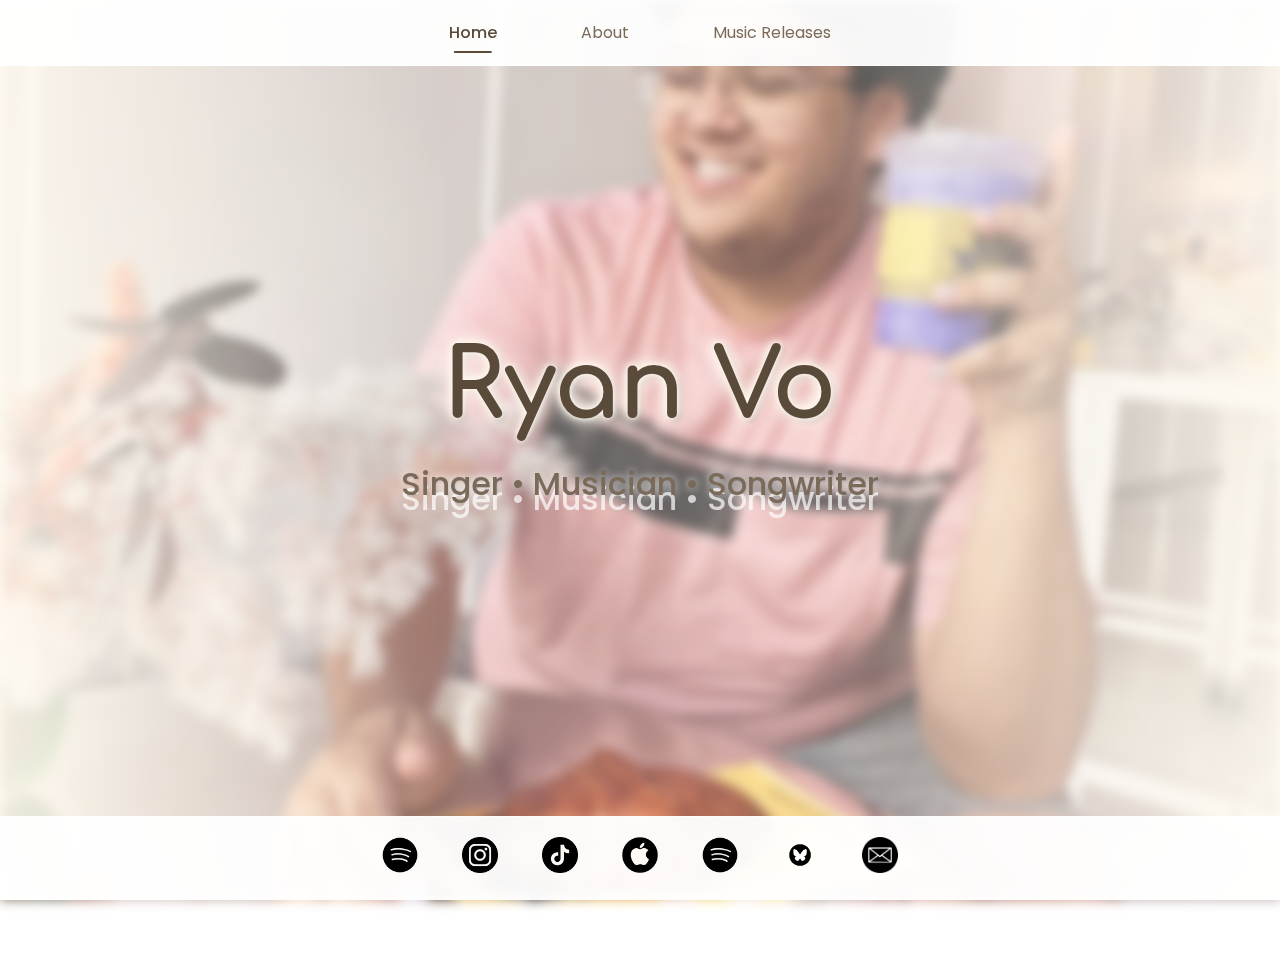
<file: index.html>
<!DOCTYPE html>

<html lang="en">

<head>

<!-- Google Analytics Tag -->

<script async src="https://www.googletagmanager.com/gtag/js?id=G-FH61R8YH31"></script>
<script>
  window.dataLayer = window.dataLayer || [];
  function gtag(){dataLayer.push(arguments);}
  gtag('js', new Date());

  gtag('config', 'G-FH61R8YH31');
</script>

<!-- Character Encoding -->

  <meta charset="utf-8">

<!-- Viewport (Mobile Responsiveness) -->

  <meta name="viewport" content="width=device-width, initial-scale=1.0">

<!-- CSS Stylesheet -->

  <link rel="stylesheet" href="styles.css">

<!-- SEO Title -->

  <title>Ryan Vo - Home</title>

<!-- Favicon (Browser Icons/Apple Home Screen Icons) -->

  <link rel="icon" type="image/jpeg" href="images/background-photo.jpeg">
  <link rel="apple-touch-icon" href="images/background-photo.jpeg">

<!-- Open Graph Meta Tags -->

  <meta property="og:title" content="Ryan Vo - Home">
  <meta property="og:description" content="Music and all the heart that comes with it.">
  <meta property="og:image" content="https://ryanvomusic.github.io/images/background-photo.jpeg">
  <meta property="og:url" content="https://ryanvomusic.github.io">
  <meta property="og:type" content="website">

<!-- Twitter Card Meta Tags -->

  <meta name="twitter:card" content="summary_large_image">
  <meta name="twitter:title" content="Ryan Vo - Home">
  <meta name="twitter:description" content="Music and all the heart that comes with it.">
  <meta name="twitter:image" content="https://ryanvomusic.github.io/images/background-photo.jpeg">

</head>

<body class="homepage">

<!-- Navigation Bar -->

  <nav class="navbar">
      <a href="index.html" class="nav-link active">Home</a>
      <a href="about.html" class="nav-link">About</a>
      <a href="releases.html" class="nav-link">Music Releases</a>
  </nav>

<!-- End of Navigation Bar -->
<!-- MainWelcome -->

  <main>
      <header>
          <h1>Ryan Vo</h1>
          <p>Singer • Musician • Songwriter</p>
      </header>
  </main>

<!-- End of Main Welcome -->
<!-- Social Links Footer -->

  <footer class="social-footer">
      <a href="https://open.spotify.com/artist/7qaQKE3XFyZMXK7Wzyq6ob?si=zOfvrS5oTPuAOexPLG_hSQ" class="social-icon" target="_blank" title="Spotify" onclick="trackSocialClick('Spotify')">
          <img src="images/social-icons/spotify.jpeg" alt="Spotify">
    </a>
    <a href="https://www.instagram.com/ryanvomusic/" class="social-icon" target="_blank" title="Instagram" onclick="trackSocialClick('Instagram')">
      <img src="images/social-icons/instagram.jpeg" alt="Instagram">
    </a>
    <a href="https://www.tiktok.com/@ryanvomusic" class="social-icon" target="_blank" title="TikTok" onclick="trackSocialClick('TikTok')">
      <img src="images/social-icons/tiktok.jpeg" alt="TikTok">
    </a>
    <a href="https://music.apple.com/us/artist/ryan-vo/1255223748" class="social-icon" target="_blank" title="Apple Music" onclick="trackSocialClick('Apple Music')">
      <img src="images/social-icons/apple.jpeg" alt="Apple Music">
    </a>
    <a href="https://x.com/ryanvomusic" class="social-icon" target="_blank" title="Twitter" onclick="trackSocialClick('Twitter')">
      <img src="images/social-icons/twitter.jpeg" alt="Twitter">
    </a>
    <a href="https://bsky.app/profile/ryanvomusic.bsky.social" class="social-icon" target="_blank" title="Bluesky" onclick="trackSocialClick('Bluesky')">
      <img src="images/social-icons/bluesky.jpeg" alt="Bluesky">
    </a>
    <a href="mailto:ryanvomusic@gmail.com" class="social-icon" title="Email" onclick="trackSocialClick('Email')">
      <img src="images/social-icons/email.png" alt="Email">
    </a>
  </footer>

<!-- End of Social Links Footer -->
<!-- Google Analytics Social/Streaming Click Tracking -->

<script>
function trackSocialClick(platform) {
  gtag('event', 'social_click', {
    'event_category': 'Social Media',
    'event_label': platform,
    'page': window.location.pathname
  });
}

function trackStreamingClick(platform, song) {
  gtag('event', 'streaming_click', {
    'event_category': 'Music Streaming',
    'event_label': platform + ' - ' + song
  });
}
</script>

</body>

</html>
</file>
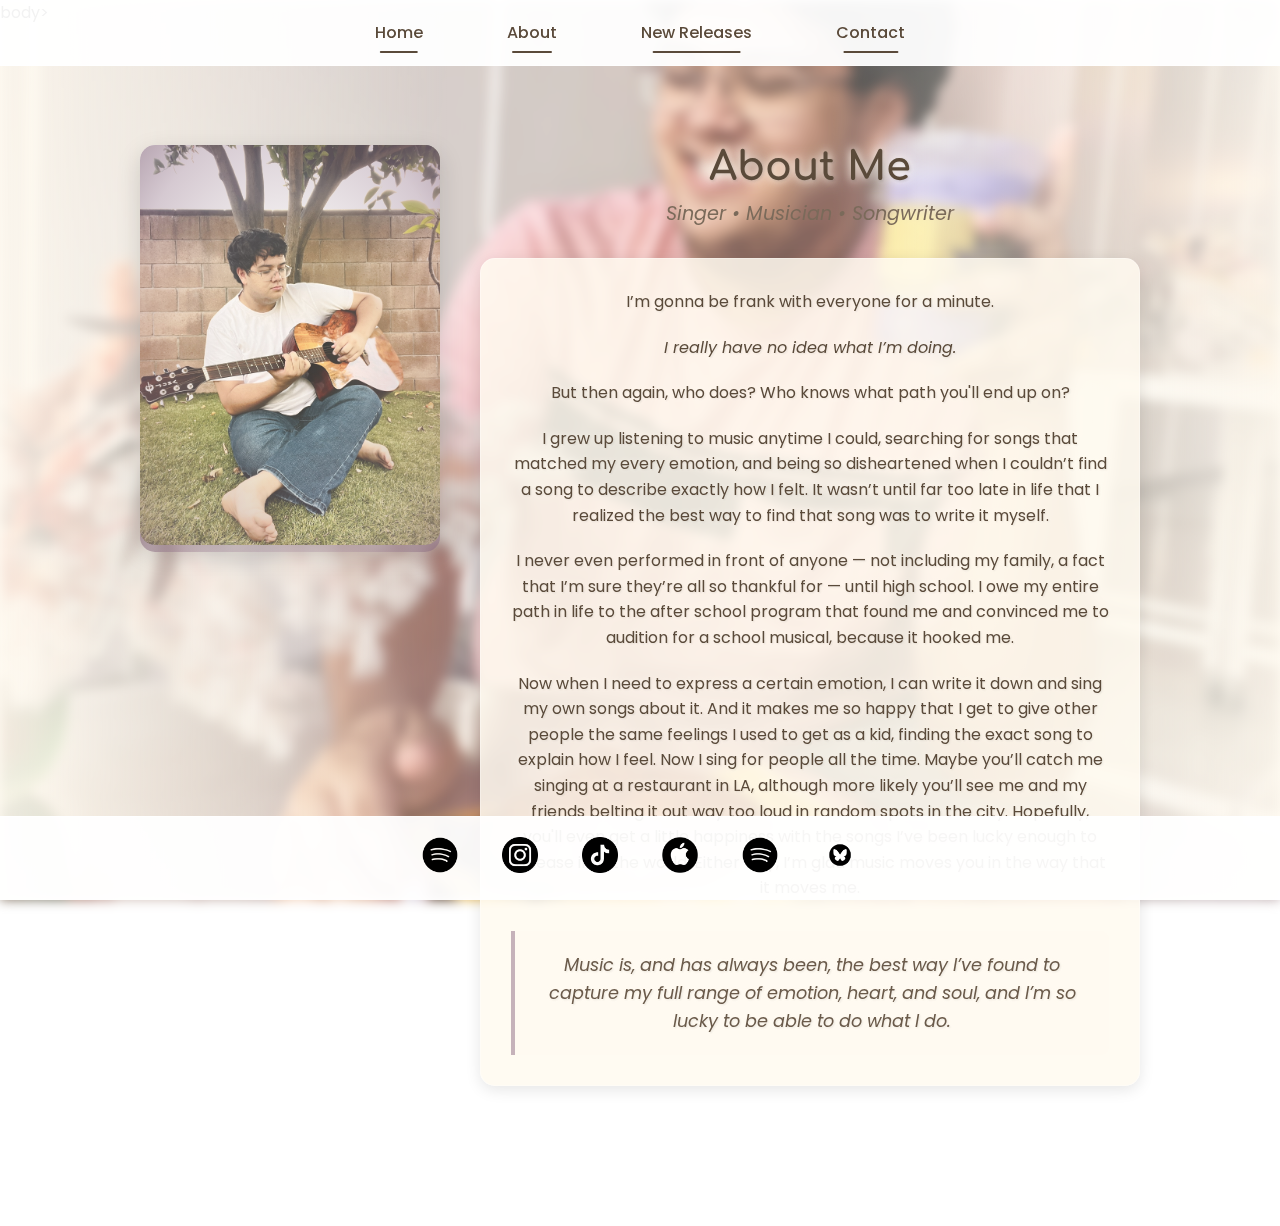
<file: about.html>
<!DOCTYPE html>
<html lang="en">
  <head>
    <meta charset="utf-8">
    <meta name="viewport" content="width=device-width, initial-scale=1.0">
    <link rel="stylesheet" href="styles.css">
    <title>Ryan Vo - About</title>
    
    <link rel="icon" type="image/jpeg" href="images/background-photo.jpeg">
    <link rel="apple-touch-icon" href="images/background-photo.jpeg">
    
    <meta property="og:title" content="Ryan Vo - About">
    <meta property="og:description" content="Music and all the heart that comes with it.">
    <meta property="og:image" content="https://ryanvomusic.github.io/images/background-photo.jpeg">
    <meta property="og:url" content="https://ryanvomusic.github.io">
    <meta property="og:type" content="website">
    
    <meta name="twitter:card" content="summary_large_image">
    <meta name="twitter:title" content="Ryan Vo - About">
    <meta name="twitter:description" content="Music and all the heart that comes with it.">
    <meta name="twitter:image" content="https://ryanvomusic.github.io/images/background-photo.jpeg">
  </head>
  body>
    <nav class="navbar">
      <a href="index.html" class="nav-link active">Home</a>
      <a href="about.html" class="nav-link active">About</a>
      <a href="releases.html" class="nav-link active">New Releases</a>
      <a href="contact.html" class="nav-link active">Contact</a>
    </nav>
    <main class="about-page">
      <div class="about-container">
        <div class="about-photo">
          <img src="images/about-photo.jpeg" alt="Ryan Vo">
        </div>
        <div class="about-content">
          <h1>About Me</h1>
          <p class="intro-text">Singer • Musician • Songwriter</p>
          <div class="bio-section">
            <p>I’m gonna be frank with everyone for a minute.</p>
            <p><i>I really have no idea what I’m doing.</i></p>
            <p>But then again, who does? Who knows what path you'll end up on?</p>
            <p>I grew up listening to music anytime I could, searching for songs that matched my every emotion, and being so disheartened when I couldn’t find a song to describe exactly how I felt. It wasn’t until far too late in life that I realized the best way to find that song was to write it myself.</p>
            <p>I never even performed in front of anyone — not including my family, a fact that I’m sure they’re all so thankful for — until high school. I owe my entire path in life to the after school program that found me and convinced me to audition for a school musical, because it hooked me.</p>
            <p>Now when I need to express a certain emotion, I can write it down and sing my own songs about it. And it makes me so happy that I get to give other people the same feelings I used to get as a kid, finding the exact song to explain how I feel. Now I sing for people all the time. Maybe you’ll catch me singing at a restaurant in LA, although more likely you’ll see me and my friends belting it out way too loud in random spots in the city. Hopefully, you'll even get a little happiness with the songs I’ve been lucky enough to release into the world. Either way, I’m glad music moves you in the way that it moves me.</p>
            <blockquote>Music is, and has always been, the best way I’ve found to capture my full range of emotion, heart, and soul, and I’m so lucky to be able to do what I do.</blockquote>
          </div>
        </div>
      </div>
    </main>
    
    <footer class="social-footer">
      <a href="https://open.spotify.com/artist/7qaQKE3XFyZMXK7Wzyq6ob?si=zOfvrS5oTPuAOexPLG_hSQ" class="social-icon" target="_blank" title="Spotify">
        <img src="images/social-icons/spotify.jpeg" alt="Spotify">
      </a>
      <a href="https://www.instagram.com/ryanvomusic/" class="social-icon" target="_blank" title="Instagram">
        <img src="images/social-icons/instagram.jpeg" alt="Instagram">
      </a>
      <a href="https://www.tiktok.com/@ryanvomusic" class="social-icon" target="_blank" title="TikTok">
        <img src="images/social-icons/tiktok.jpeg" alt="TikTok">
      </a>
      <a href="https://music.apple.com/us/artist/ryan-vo/1255223748" class="social-icon" target="_blank" title="Apple Music">
        <img src="images/social-icons/apple.jpeg" alt="Apple Music">
      </a>
      <a href="https://x.com/ryanvomusic" class="social-icon" target="_blank" title="Twitter">
        <img src="images/social-icons/twitter.jpeg" alt="Twitter">
      </a>
      <a href="https://bsky.app/profile/ryanvomusic.bsky.social" class="social-icon" target="_blank" title="Bluesky">
        <img src="images/social-icons/bluesky.jpeg" alt="Bluesky">
      </a>
    </footer>
    <script>
    function isMobileLandscape () {
        return window.innerWidth <=768 && window.matchMedia("(orientation: portrait)").matches);
    }
    if (!isMobilePortrait()) {
        let ticking = false;
        
        function updateParallax() {
            if (isMobilePortrait()) {
                return;
            }
            
            const scrolled = window.pageYOffset;
            const parallaxContainer = document.querySelector('.about-photo');
            const speed = scrolled * 1.1;

            if (parallaxContainer) {
                parallaxContainer.style.transform = `translate3d(0, ${speed}px, 0)`;
            }
            
            ticking = false;
        }
        
        window.addEventListener('scroll', () => {
            if (!ticking) {
                requestAnimationFrame(updateParallax);
                ticking = true;
            }
        });
    }
    </script>
  </body>
</html
</file>
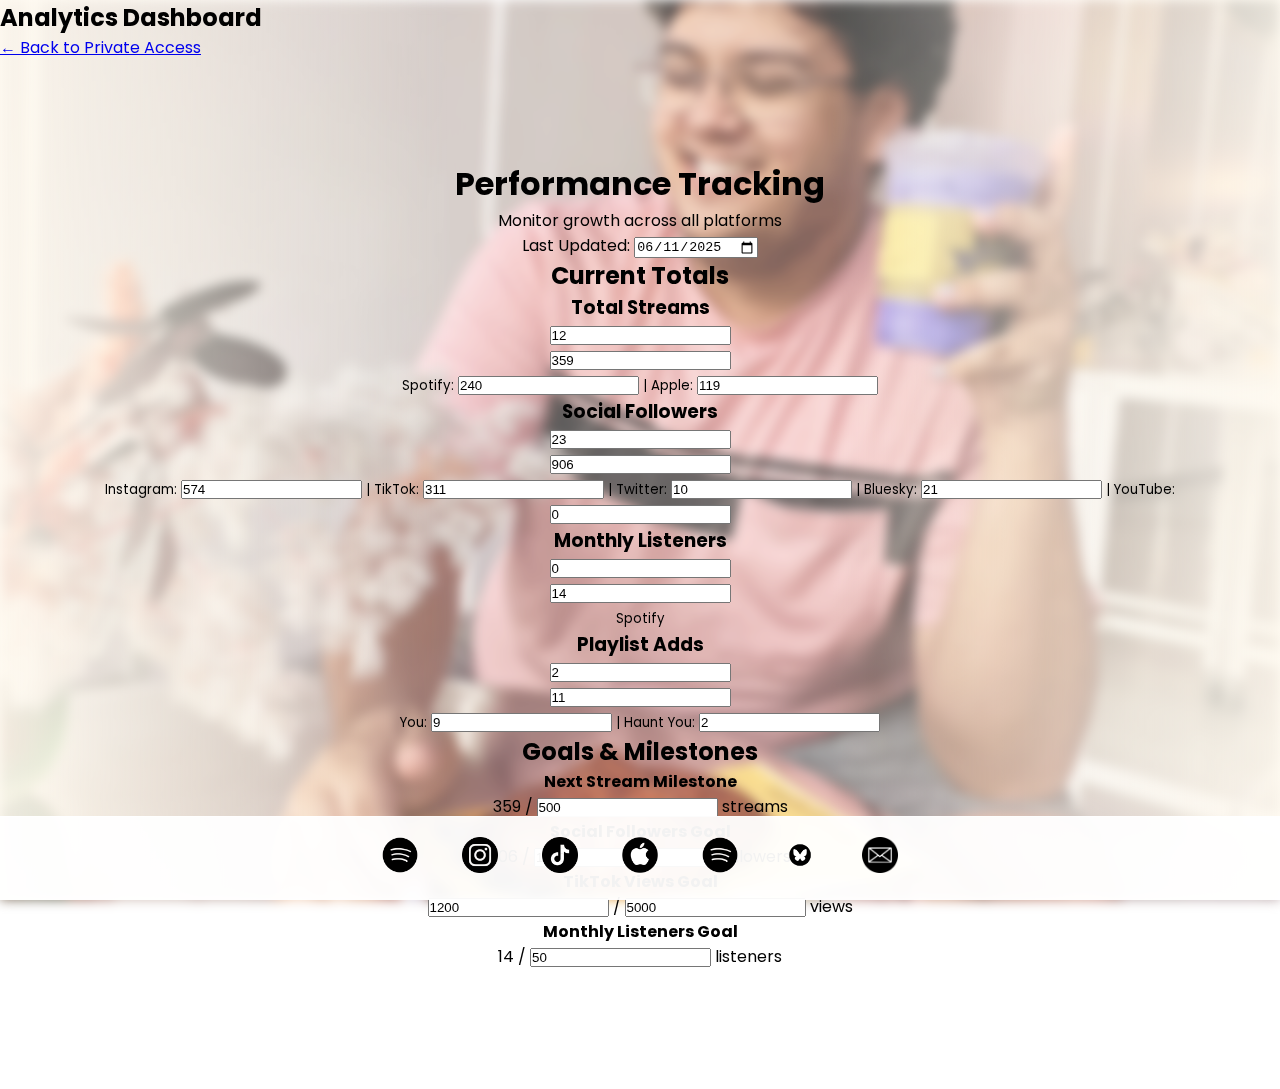
<file: analytics.html>
<!DOCTYPE html>
<html lang="en">
  <head>
    <meta charset="utf-8">
    <meta name="viewport" content="width=device-width, initial-scale=1.0">
    <link rel="stylesheet" href="styles.css">
    <title>Ryan Vo - Analytics Dashboard</title>
    
    <link rel="icon" type="image/jpeg" href="images/background-photo.jpeg">
    <link rel="apple-touch-icon" href="images/background-photo.jpeg">
    
    <meta property="og:title" content="Ryan Vo - Analytics Dashboard">
    <meta property="og:description" content="Music and all the heart that comes with it.">
    <meta property="og:image" content="https://ryanvomusic.github.io/images/background-photo.jpeg">
    <meta property="og:url" content="https://ryanvomusic.github.io">
    <meta property="og:type" content="website">
    
    <meta name="twitter:card" content="summary_large_image">
    <meta name="twitter:title" content="Ryan Vo - Analytics Dashboard">
    <meta name="twitter:description" content="Music and all the heart that comes with it.">
    <meta name="twitter:image" content="https://ryanvomusic.github.io/images/background-photo.jpeg">
  </head>
  <body>
    <nav class="private-nav">
        <div class="nav-content">
            <h2>Analytics Dashboard</h2>
            <a href="private.html" class="back-link">← Back to Private Access</a>
        </div>
    </nav>
    
    <main class="analytics-page">
        <div class="analytics-container">
            <section class="dashboard-header">
              <h1>Performance Tracking</h1>
              <p class="dashboard-tagline">Monitor growth across all platforms</p>
              <div class="last-updated">
                <span>Last Updated: </span>
                <input type="date" id="lastUpdatedDate" value="2025-06-11" onchange="updateLastUpdated()">
              </div>
            </section>

          <section class="quick-stats">
              <h2>Current Totals</h2>
              <div class="stats-grid">
                  <div class="stat-card">
                      <div class="stat-header">
                          <h3>Total Streams</h3>
                          <input type="number" class="trend-input" id="streamTrend" value="12" onchange="updateTrend('streamTrend')">
                      </div>
                      <input type="number" class="stat-input" id="totalStreams" value="359" onchange="updateStats()">
                      <div class="stat-breakdown">
                          <small>Spotify: <input type="number" class="small-input" id="spotifyStreams" value="240" onchange="updateBreakdown()"> | Apple: <input type="number" class="small-input" id="appleStreams" value="119" onchange="updateBreakdown()"></small>
                      </div>
                  </div>
                  
                  <div class="stat-card">
                      <div class="stat-header">
                          <h3>Social Followers</h3>
                          <input type="number" class="trend-input" id="followerTrend" value="23" onchange="updateTrend('followerTrend')">
                      </div>
                      <input type="number" class="stat-input" id="totalFollowers" value="906" onchange="updateStats()">
                      <div class="stat-breakdown">
                         <small>Instagram: <input type="number" class="small-input" id="igFollowers" value="574" onchange="updateSocialBreakdown()"> | TikTok: <input type="number" class="small-input" id="ttFollowers" value="311" onchange="updateSocialBreakdown()"> | Twitter: <input type="number" class="small-input" id="twitterFollowers" value="10" onchange="updateSocialBreakdown()"> | Bluesky: <input type="number" class="small-input" id="blueskyFollowers" value="21" onchange="updateSocialBreakdown()"> | YouTube: <input type="number" class="small-input" id="youtubeFollowers" value="XX" onchange="updateSocialBreakdown()"></small>
                      </div>
                  </div>
                  
                  <div class="stat-card">
                      <div class="stat-header">
                          <h3>Monthly Listeners</h3>
                          <input type="number" class="trend-input" id="listenerTrend" value="0" onchange="updateTrend('listenerTrend')">
                      </div>
                      <input type="number" class="stat-input" id="monthlyListeners" value="14" onchange="updateStats()">
                      <div class="stat-breakdown">
                          <small>Spotify</small>
                      </div>
                  </div>
                  
                  <div class="stat-card">
                      <div class="stat-header">
                          <h3>Playlist Adds</h3>
                          <input type="number" class="trend-input" id="playlistTrend" value="2" onchange="updateTrend('playlistTrend')">
                      </div>
                      <input type="number" class="stat-input" id="totalPlaylists" value="11" onchange="updateStats()">
                      <div class="stat-breakdown">
                          <small>You: <input type="number" class="small-input" id="youPlaylists" value="9" onchange="updatePlaylistBreakdown()"> | Haunt You: <input type="number" class="small-input" id="hauntPlaylists" value="2" onchange="updatePlaylistBreakdown()"></small>
                      </div>
                  </div>
              </div>
          </section>
          
          <section class="goals-section">
              <h2>Goals & Milestones</h2>
              <div class="goals-grid">
                  <div class="goal-card">
                      <h4>Next Stream Milestone</h4>
                      <div class="progress-bar">
                          <div class="progress-fill" id="streamProgress"></div>
                      </div>
                      <p><span id="currentStreams">359</span> / <input type="number" class="goal-input" id="streamGoal" value="500" onchange="updateProgress()"> streams</p>
                  </div>
                  
                  <div class="goal-card">
                      <h4>Social Followers Goal</h4>
                      <div class="progress-bar">
                          <div class="progress-fill" id="followerProgress"></div>
                      </div>
                      <p><span id="currentFollowers">906</span> / <input type="number" class="goal-input" id="followerGoal" value="1000" onchange="updateProgress()"> followers</p>
                  </div>
                  
                  <div class="goal-card">
                      <h4>TikTok Views Goal</h4>
                      <div class="progress-bar">
                          <div class="progress-fill" id="tiktokProgress"></div>
                      </div>
                      <p><input type="number" class="stat-input-small" id="currentTiktokViews" value="1200" onchange="updateProgress()"> / <input typ="number" class="goal-input" id="tiktokGoal" value="5000" onchange="updateProgress()"> views</p>
                  </div>
                  
                  <div class="goal-card">
                      <h4>Monthly Listeners Goal</h4>
                      <div class="progress-bar">
                          <div class="progress-fill" id="listenerProgress"></div>
                      </div>
                      <p><span id="currentListeners">14</span> / <input type="number" class="goal-input" id="listenerGoal" value="50" onchange="updateProgress()"> listeners</p>
                  </div>
              </div>
          </section>
        </div>
    </main>
    <footer class="social-footer">
    	<a href="https://open.spotify.com/artist/7qaQKE3XFyZMXK7Wzyq6ob?si=zOfvrS5oTPuAOexPLG_hSQ" class="social-icon" target="_blank" title="Spotify">
      	<img src="images/social-icons/spotify.jpeg" alt="Spotify">
      </a>
      <a href="https://www.instagram.com/ryanvomusic/" class="social-icon" target="_blank" title="Instagram">
      	<img src="images/social-icons/instagram.jpeg" alt="Instagram">
      </a>
      <a href="https://www.tiktok.com/@ryanvomusic" class="social-icon" target="_blank" title="TikTok">
      	<img src="images/social-icons/tiktok.jpeg" alt="TikTok">
      </a>
      <a href="https://music.apple.com/us/artist/ryan-vo/1255223748" class="social-icon" target="_blank" title="Apple Music">
      	<img src="images/social-icons/apple.jpeg" alt="Apple Music">
      </a>
      <a href="https://x.com/ryanvomusic" class="social-icon" target="_blank" title="Twitter">
      	<img src="images/social-icons/twitter.jpeg" alt="Twitter">
      </a>
      <a href="https://bsky.app/profile/ryanvomusic.bsky.social" class="social-icon" target="_blank" title="Bluesky">
      	<img src="images/social-icons/bluesky.jpeg" alt="Bluesky">
      </a>
      <a href="mailto:ryanvomusic@gmail.com" class="social-icon" title="Email">
        <img src="images/social-icons/email.png" alt="Email">
      </a>
    </footer>
<script>
// Save values to localStorage
function saveValue(inputId) {
    const input = document.getElementById(inputId);
    if (input) {
        localStorage.setItem(inputId, input.value);
    }
}

// Load values from localStorage
function loadValue(inputId, defaultValue = '') {
    const savedValue = localStorage.getItem(inputId);
    const input = document.getElementById(inputId);
    if (input && savedValue !== null) {
        input.value = savedValue;
    } else if (input && defaultValue) {
        input.value = defaultValue;
    }
}

// Update your existing functions to include saving:
function updateLastUpdated() {
    saveValue('lastUpdatedDate');
}

function updateTrend(elementId) {
    const trendValue = document.getElementById(elementId).value;
    const trendElement = document.getElementById(elementId);
    
    // Save the value
    saveValue(elementId);
    
    // Update trend styling based on value
    if (trendValue > 0) {
        trendElement.className = 'trend-input positive';
    } else if (trendValue == 0) {
        trendElement.className = 'trend-input neutral';
    } else {
        trendElement.className = 'trend-input negative';
    }
}

function updateStats() {
    // Save all main stat values
    saveValue('totalStreams');
    saveValue('totalFollowers');
    saveValue('monthlyListeners');
    saveValue('totalPlaylists');
    
    // Update the display numbers in goals section
    document.getElementById('currentStreams').textContent = document.getElementById('totalStreams').value;
    document.getElementById('currentFollowers').textContent = document.getElementById('totalFollowers').value;
    document.getElementById('currentListeners').textContent = document.getElementById('monthlyListeners').value;
    
    updateProgress();
}

function updateBreakdown() {
    const spotify = parseInt(document.getElementById('spotifyStreams').value) || 0;
    const apple = parseInt(document.getElementById('appleStreams').value) || 0;
    
    // Save breakdown values
    saveValue('spotifyStreams');
    saveValue('appleStreams');
    
    document.getElementById('totalStreams').value = spotify + apple;
    updateStats();
}

function updateSocialBreakdown() {
    const ig = parseInt(document.getElementById('igFollowers').value) || 0;
    const tt = parseInt(document.getElementById('ttFollowers').value) || 0;
    const twitter = parseInt(document.getElementById('twitterFollowers').value) || 0;
    const bluesky = parseInt(document.getElementById('blueskyFollowers').value) || 0;
    const youtube = parseInt(document.getElementById('youtubeFollowers').value) || 0;
    
    // Save all social values
    saveValue('igFollowers');
    saveValue('ttFollowers');
    saveValue('twitterFollowers');
    saveValue('blueskyFollowers');
    saveValue('youtubeFollowers');
    
    document.getElementById('totalFollowers').value = ig + tt + twitter + bluesky + youtube;
    updateStats();
}

function updatePlaylistBreakdown() {
    const you = parseInt(document.getElementById('youPlaylists').value) || 0;
    const haunt = parseInt(document.getElementById('hauntPlaylists').value) || 0;
    
    // Save playlist values
    saveValue('youPlaylists');
    saveValue('hauntPlaylists');
    
    document.getElementById('totalPlaylists').value = you + haunt;
    updateStats();
}

function updateProgress() {
    // Save goal values
    saveValue('streamGoal');
    saveValue('followerGoal');
    saveValue('listenerGoal');
    saveValue('tiktokGoal');
    saveValue('currentTiktokViews');
    
    // Stream progress
    const currentStreams = parseInt(document.getElementById('totalStreams').value);
    const streamGoal = parseInt(document.getElementById('streamGoal').value);
    const streamPercent = Math.min((currentStreams / streamGoal) * 100, 100);
    document.getElementById('streamProgress').style.width = streamPercent + '%';
    
    // Follower progress
    const currentFollowers = parseInt(document.getElementById('totalFollowers').value);
    const followerGoal = parseInt(document.getElementById('followerGoal').value);
    const followerPercent = Math.min((currentFollowers / followerGoal) * 100, 100);
    document.getElementById('followerProgress').style.width = followerPercent + '%';
    
    // TikTok Views progress
    const currentTiktokViews = parseInt(document.getElementById('currentTiktokViews').value);
    const tiktokGoal = parseInt(document.getElementById('tiktokGoal').value);
    const tiktokPercent = Math.min((currentTiktokViews / tiktokGoal) * 100, 100);
    document.getElementById('tiktokProgress').style.width = tiktokPercent + '%';
    
    // Listener progress
    const currentListeners = parseInt(document.getElementById('monthlyListeners').value);
    const listenerGoal = parseInt(document.getElementById('listenerGoal').value);
    const listenerPercent = Math.min((currentListeners / listenerGoal) * 100, 100);
    document.getElementById('listenerProgress').style.width = listenerPercent + '%';
}

// Load all saved values when page loads
document.addEventListener('DOMContentLoaded', function() {
    // Load all input values
    loadValue('lastUpdatedDate', '2025-06-11');
    loadValue('totalStreams', '359');
    loadValue('totalFollowers', '906');
    loadValue('monthlyListeners', '14');
    loadValue('totalPlaylists', '11');
    loadValue('spotifyStreams', '240');
    loadValue('appleStreams', '119');
    loadValue('igFollowers', '574');
    loadValue('ttFollowers', '311');
    loadValue('twitterFollowers', '10');
    loadValue('blueskyFollowers', '21');
    loadValue('youtubeFollowers', '0');
    loadValue('youPlaylists', '9');
    loadValue('hauntPlaylists', '2');
    loadValue('streamGoal', '500');
    loadValue('followerGoal', '1000');
    loadValue('listenerGoal', '50');
    loadValue('streamTrend', '12');
    loadValue('followerTrend', '23');
    loadValue('listenerTrend', '0');
    loadValue('playlistTrend', '2');
    loadValue('tiktokGoal', '5000');
    loadValue('currentTiktokViews', '1200');
    
    // Update progress bars and trend colors
    updateProgress();
    updateTrend('streamTrend');
    updateTrend('followerTrend');
    updateTrend('listenerTrend');
    updateTrend('playlistTrend');
});
</script>
  </body>
</html>
</file>
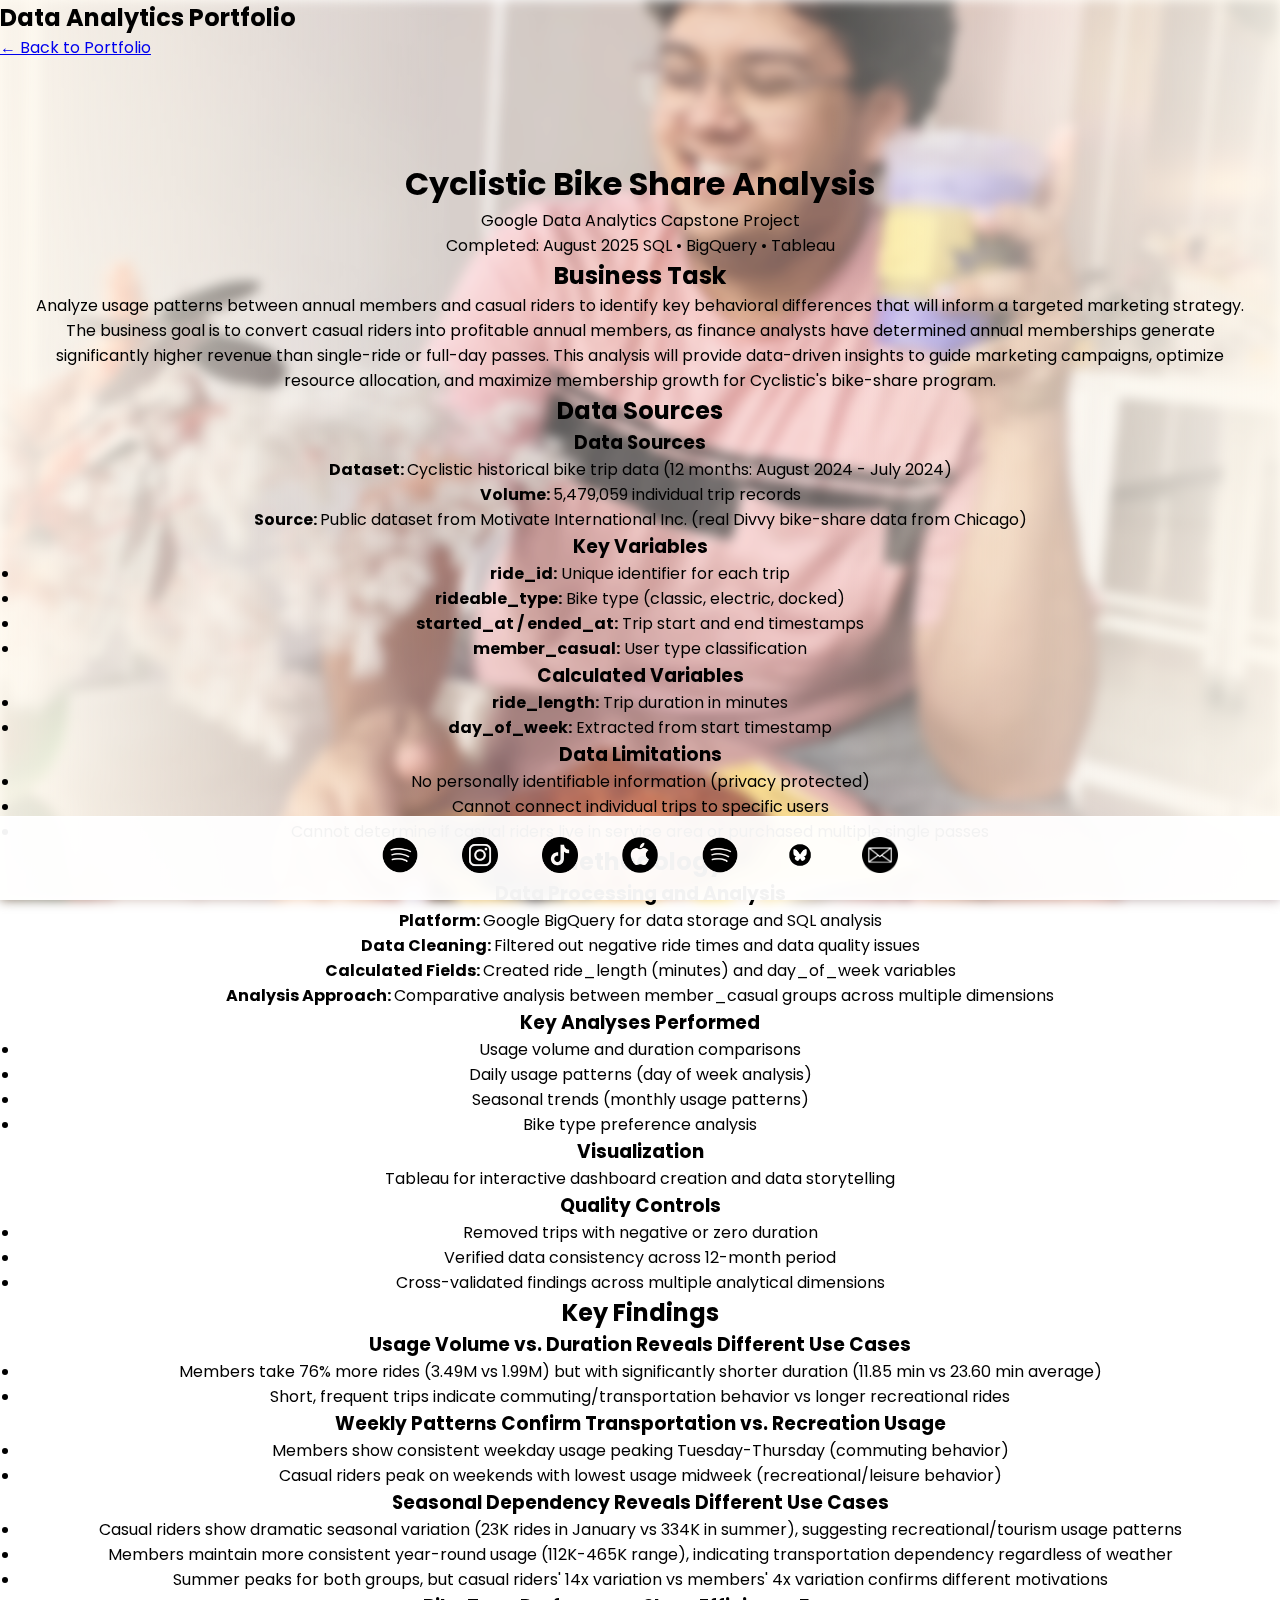
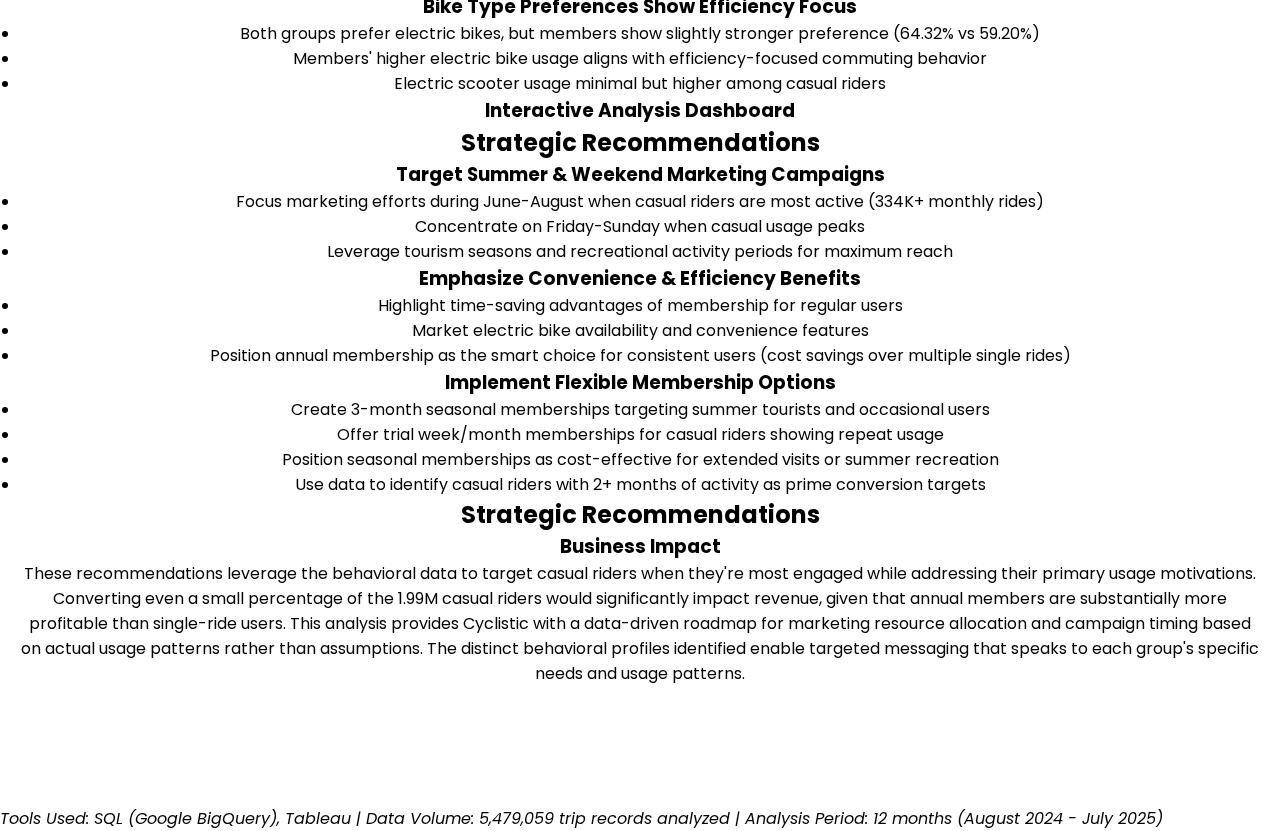
<file: cyclistic-analysis.html>
<!DOCTYPE html>

<html lang="en">

<head>

<!-- Character Encoding -->

  <meta charset="utf-8">

<!-- Viewport (Mobile Responsiveness) -->

  <meta name="viewport" content="width=device-width, initial-scale=1.0">

<!-- CSS Stylesheet -->

  <link rel="stylesheet" href="styles.css">

<!-- SEO Title -->

  <title>Ryan Vo - Portfolio</title>

<!-- Favicons (Browser Icons/Apple Home Screen Icons) -->

  <link rel="icon" type="image/jpeg" href="images/background-photo.jpeg">
  <link rel="apple-touch-icon" href="images/background-photo.jpeg">

<!-- Open Graph Meta Tags -->

  <meta property="og:title" content="Ryan Vo - Portfolio">
  <meta property="og:description" content="Music and all the heart that comes with it.">
  <meta property="og:image" content="https://ryanvomusic.github.io/images/background-photo.jpeg">
  <meta property="og:url" content="https://ryanvomusic.github.io">
  <meta property="og:type" content="website">

<!-- Twitter Card Meta Tags -->

  <meta name="twitter:card" content="summary_large_image">
  <meta name="twitter:title" content="Ryan Vo - Portfolio">
  <meta name="twitter:description" content="Music and all the heart that comes with it.">
  <meta name="twitter:image" content="https://ryanvomusic.github.io/images/background-photo.jpeg">

</head>

<body>

<!-- Navigation Bar -->

  <nav class="private-nav">
    <div class="nav-content">
      <h2>Data Analytics Portfolio</h2>
      <a href="portfolio.html" class="back-link">← Back to Portfolio</a>
    </div>
  </nav>

<!-- End of Navigation Bar -->

  <main class="project-detail-page">
    <div class="project-detail-container">

<!-- Project Header Section -->

      <section class="project-header">
        <div class="project-hero">
          <h1>Cyclistic Bike Share Analysis</h1>
          <p class="project-subtitle">Google Data Analytics Capstone Project</p>
          <div class="project-meta">
            <span class="project-date">Completed: August 2025</span>
            <span class="project-tools">SQL • BigQuery • Tableau</span>
          </div>
        </div>
      </section>

<!-- End of Project Header Section -->
<!-- Section 1: Business Task -->

      <section class="project-section">
        <h2>Business Task</h2>
        <div class="summary-content">
          <p>Analyze usage patterns between annual members and casual riders to identify key behavioral differences that will inform a targeted marketing strategy. The business goal is to convert casual riders into profitable annual members, as finance analysts have determined annual memberships generate significantly higher revenue than single-ride or full-day passes. This analysis will provide data-driven insights to guide marketing campaigns, optimize resource allocation, and maximize membership growth for Cyclistic's bike-share program.</p>
        </div>
      </section>

<!-- End of Section 1: Business Task -->
<!-- Section 2: Data Sources -->

      <section class="project-section">
        <h2>Data Sources</h2>
        <div class="data-overview">
          <div class="data-section">
            <h3>Data Sources</h3>
            <p><strong>Dataset: </strong>Cyclistic historical bike trip data (12 months: August 2024 - July 2024)</p>
            <p><strong>Volume: </strong>5,479,059 individual trip records</p>
            <p><strong>Source: </strong>Public dataset from Motivate International Inc. (real Divvy bike-share data from Chicago)</p>
            <h3>Key Variables</h3>
            <ul>
              <li><strong>ride_id:</strong> Unique identifier for each trip</li>
              <li><strong>rideable_type:</strong> Bike type (classic, electric, docked)</li>
              <li><strong>started_at / ended_at:</strong> Trip start and end timestamps</li>
              <li><strong>member_casual:</strong> User type classification</li>
            </ul>
          </div>    
          <div class="data-section">
            <h3>Calculated Variables</h3>
            <ul>
              <li><strong>ride_length:</strong> Trip duration in minutes</li>
              <li><strong>day_of_week:</strong> Extracted from start timestamp</li>
            </ul>
            <h3>Data Limitations</h3>
            <ul>
              <li>No personally identifiable information (privacy protected)</li>
              <li>Cannot connect individual trips to specific users</li>
              <li>Cannot determine if casual riders live in service area or purchased multiple single passes</li>
            </ul>
          </div>
        </div>
      </section>
      
<!-- End of Section 2: Data Sources -->
<!-- Section 3: Methodology -->

      <section class="project-section">
        <h2>Methodology</h2>
        <div class="methodology-content">
          <div class="method-overview">
            <div class="method-step">
              <h3>Data Processing and Analysis</h3>
              <p><strong>Platform: </strong>Google BigQuery for data storage and SQL analysis</p>
              <p><strong>Data Cleaning: </strong>Filtered out negative ride times and data quality issues</p>
              <p><strong>Calculated Fields: </strong>Created ride_length (minutes) and day_of_week variables</p>
              <p><strong>Analysis Approach: </strong>Comparative analysis between member_casual groups across multiple dimensions</p>
            </div>
            <div class="method-step">
              <h3>Key Analyses Performed</h3>
              <ul>
                <li>Usage volume and duration comparisons</li>
                <li>Daily usage patterns (day of week analysis)</li>
                <li>Seasonal trends (monthly usage patterns)</li>
                <li>Bike type preference analysis</li>
              </ul>
            </div>
            <div class="method-step">
              <h3>Visualization</h3>
              <p>Tableau for interactive dashboard creation and data storytelling</p>
            </div>
            <div class="method-step">
              <h3>Quality Controls</h3>
              <ul>
                <li>Removed trips with negative or zero duration</li>
                <li>Verified data consistency across 12-month period</li>
                <li>Cross-validated findings across multiple analytical dimensions</li>
              </ul>
            </div>
          </div>
        </div>
      </section>

<!-- End of Section 3: Methodology -->
<!-- Section 4: Key Findings & Dashboard -->

      <section class="project-section">
        <h2>Key Findings</h2>
        <div class="findings-container">
          <div class="findings-grid">
            <div class="finding-item">
              <h3>Usage Volume vs. Duration Reveals Different Use Cases</h3>
              <ul>
                <li>Members take 76% more rides (3.49M vs 1.99M) but with significantly shorter duration (11.85 min vs 23.60 min average)</li>
                <li>Short, frequent trips indicate commuting/transportation behavior vs longer recreational rides</li>
              </ul>
            </div>
            <div class="finding-item">
              <h3>Weekly Patterns Confirm Transportation vs. Recreation Usage</h3>
              <ul>
                <li>Members show consistent weekday usage peaking Tuesday-Thursday (commuting behavior)</li>
                <li>Casual riders peak on weekends with lowest usage midweek (recreational/leisure behavior)</li>
              </ul>
            </div>
            <div class="finding-item">
              <h3>Seasonal Dependency Reveals Different Use Cases</h3>
              <ul>
                <li>Casual riders show dramatic seasonal variation (23K rides in January vs 334K in summer), suggesting recreational/tourism usage patterns</li>
                <li>Members maintain more consistent year-round usage (112K-465K range), indicating transportation dependency regardless of weather</li>
                <li>Summer peaks for both groups, but casual riders' 14x variation vs members' 4x variation confirms different motivations</li>
              </ul>
            </div>
            <div class="finding-item">
              <h3>Bike Type Preferences Show Efficiency Focus</h3>
              <ul>
                <li>Both groups prefer electric bikes, but members show slightly stronger preference (64.32% vs 59.20%)</li>
                <li>Members' higher electric bike usage aligns with efficiency-focused commuting behavior</li>
                <li>Electric scooter usage minimal but higher among casual riders</li>
              </ul>
            </div>
          </div>
          <div class="dashboard-container">
            <h3>Interactive Analysis Dashboard</h3>
            <div class="tableau-embed">
              <div class="tableau-placeholder">
                <code><div class='tableauPlaceholder' id='viz1756450166561' style='position: relative'><noscript><a href='#'><img alt='Dashboard 1 ' src='https:&#47;&#47;public.tableau.com&#47;static&#47;images&#47;Ca&#47;CaseStudy_17564195487750&#47;Dashboard1&#47;1_rss.png' style='border: none' /></a></noscript><object class='tableauViz'  style='display:none;'><param name='host_url' value='https%3A%2F%2Fpublic.tableau.com%2F' /> <param name='embed_code_version' value='3' /> <param name='site_root' value='' /><param name='name' value='CaseStudy_17564195487750&#47;Dashboard1' /><param name='tabs' value='no' /><param name='toolbar' value='yes' /><param name='static_image' value='https:&#47;&#47;public.tableau.com&#47;static&#47;images&#47;Ca&#47;CaseStudy_17564195487750&#47;Dashboard1&#47;1.png' /> <param name='animate_transition' value='yes' /><param name='display_static_image' value='yes' /><param name='display_spinner' value='yes' /><param name='display_overlay' value='yes' /><param name='display_count' value='yes' /><param name='language' value='en-US' /><param name='filter' value='publish=yes' /><param name='filter' value='showOnboarding=true' /></object></div>                <script type='text/javascript'>                    var divElement = document.getElementById('viz1756450166561');                    var vizElement = divElement.getElementsByTagName('object')[0];                    if ( divElement.offsetWidth > 800 ) { vizElement.style.width='100%';vizElement.style.height=(divElement.offsetWidth*0.75)+'px';} else if ( divElement.offsetWidth > 500 ) { vizElement.style.width='100%';vizElement.style.height=(divElement.offsetWidth*0.75)+'px';} else { vizElement.style.width='100%';vizElement.style.height='1277px';}                     var scriptElement = document.createElement('script');                    scriptElement.src = 'https://public.tableau.com/javascripts/api/viz_v1.js';                    vizElement.parentNode.insertBefore(scriptElement, vizElement);                </script></code>
              </div>
            </div>
          </div>
        </div>
      </section>
      
<!-- End of Section 4: Key Findings & Dashboard -->
<!-- Section 5: Recommendations -->

      <section class="project-section">
        <h2>Strategic Recommendations</h2>
        <div class="recommendations">
          <div class="recommendation-item">
            <h3>Target Summer & Weekend Marketing Campaigns</h3>
            <ul>
              <li>Focus marketing efforts during June-August when casual riders are most active (334K+ monthly rides)</li>
              <li>Concentrate on Friday-Sunday when casual usage peaks</li>
              <li>Leverage tourism seasons and recreational activity periods for maximum reach</li>
            </ul>
          </div>
          <div class="recommendation-item">
            <h3>Emphasize Convenience & Efficiency Benefits</h3>
            <ul>
              <li>Highlight time-saving advantages of membership for regular users</li>
              <li>Market electric bike availability and convenience features</li>
              <li>Position annual membership as the smart choice for consistent users (cost savings over multiple single rides)</li>
            </ul>
          </div>
          <div class="recommendation-item">
            <h3>Implement Flexible Membership Options</h3>
            <ul>
              <li>Create 3-month seasonal memberships targeting summer tourists and occasional users</li>
              <li>Offer trial week/month memberships for casual riders showing repeat usage</li>
              <li>Position seasonal memberships as cost-effective for extended visits or summer recreation</li>
              <li>Use data to identify casual riders with 2+ months of activity as prime conversion targets</li>
            </ul>
          </div>
        </div>
      </section>

<!-- End of Section 5: Recommendations -->
<!-- Section 6: Business Impact -->

      <section class="project-section">
        <h2>Strategic Recommendations</h2>
        <div class="recommendations">
          <div class="recommendation-item">
            <h3>Business Impact</h3>
            <p>These recommendations leverage the behavioral data to target casual riders when they're most engaged while addressing their primary usage motivations. Converting even a small percentage of the 1.99M casual riders would significantly impact revenue, given that annual members are substantially more profitable than single-ride users.
This analysis provides Cyclistic with a data-driven roadmap for marketing resource allocation and campaign timing based on actual usage patterns rather than assumptions. The distinct behavioral profiles identified enable targeted messaging that speaks to each group's specific needs and usage patterns.</p>
          </div>
        </div>
      </section> 

<!-- End of Section 6: Business Impact -->
      
    </div>
  </main>

<!-- Footnote -->

  <div class="project-footnote">
    <p><em>Tools Used: SQL (Google BigQuery), Tableau | Data Volume: 5,479,059 trip records analyzed | Analysis Period: 12 months (August 2024 - July 2025)</em></p>
  </div>
  
<!-- Social Link Footer -->

  <footer class="social-footer">
    <a href="https://open.spotify.com/artist/7qaQKE3XFyZMXK7Wzyq6ob?si=zOfvrS5oTPuAOexPLG_hSQ" class="social-icon" target="_blank" title="Spotify">
      <img src="images/social-icons/spotify.jpeg" alt="Spotify">
    </a>
    <a href="https://www.instagram.com/ryanvomusic/" class="social-icon" target="_blank" title="Instagram">
      <img src="images/social-icons/instagram.jpeg" alt="Instagram">
    </a>
    <a href="https://www.tiktok.com/@ryanvomusic" class="social-icon" target="_blank" title="TikTok">
      <img src="images/social-icons/tiktok.jpeg" alt="TikTok">
    </a>
    <a href="https://music.apple.com/us/artist/ryan-vo/1255223748" class="social-icon" target="_blank" title="Apple Music">
      <img src="images/social-icons/apple.jpeg" alt="Apple Music">
    </a>
    <a href="https://x.com/ryanvomusic" class="social-icon" target="_blank" title="Twitter">
      <img src="images/social-icons/twitter.jpeg" alt="Twitter">
    </a>
    <a href="https://bsky.app/profile/ryanvomusic.bsky.social" class="social-icon" target="_blank" title="Bluesky">
      <img src="images/social-icons/bluesky.jpeg" alt="Bluesky">
    </a>
    <a href="mailto:ryanvoprism@gmail.com" class="social-icon" title="Email">
      <img src="images/social-icons/email.png" alt="Email">
    </a>
  </footer>

<!-- End of Social Link Footer -->

</body>

</html>
</file>
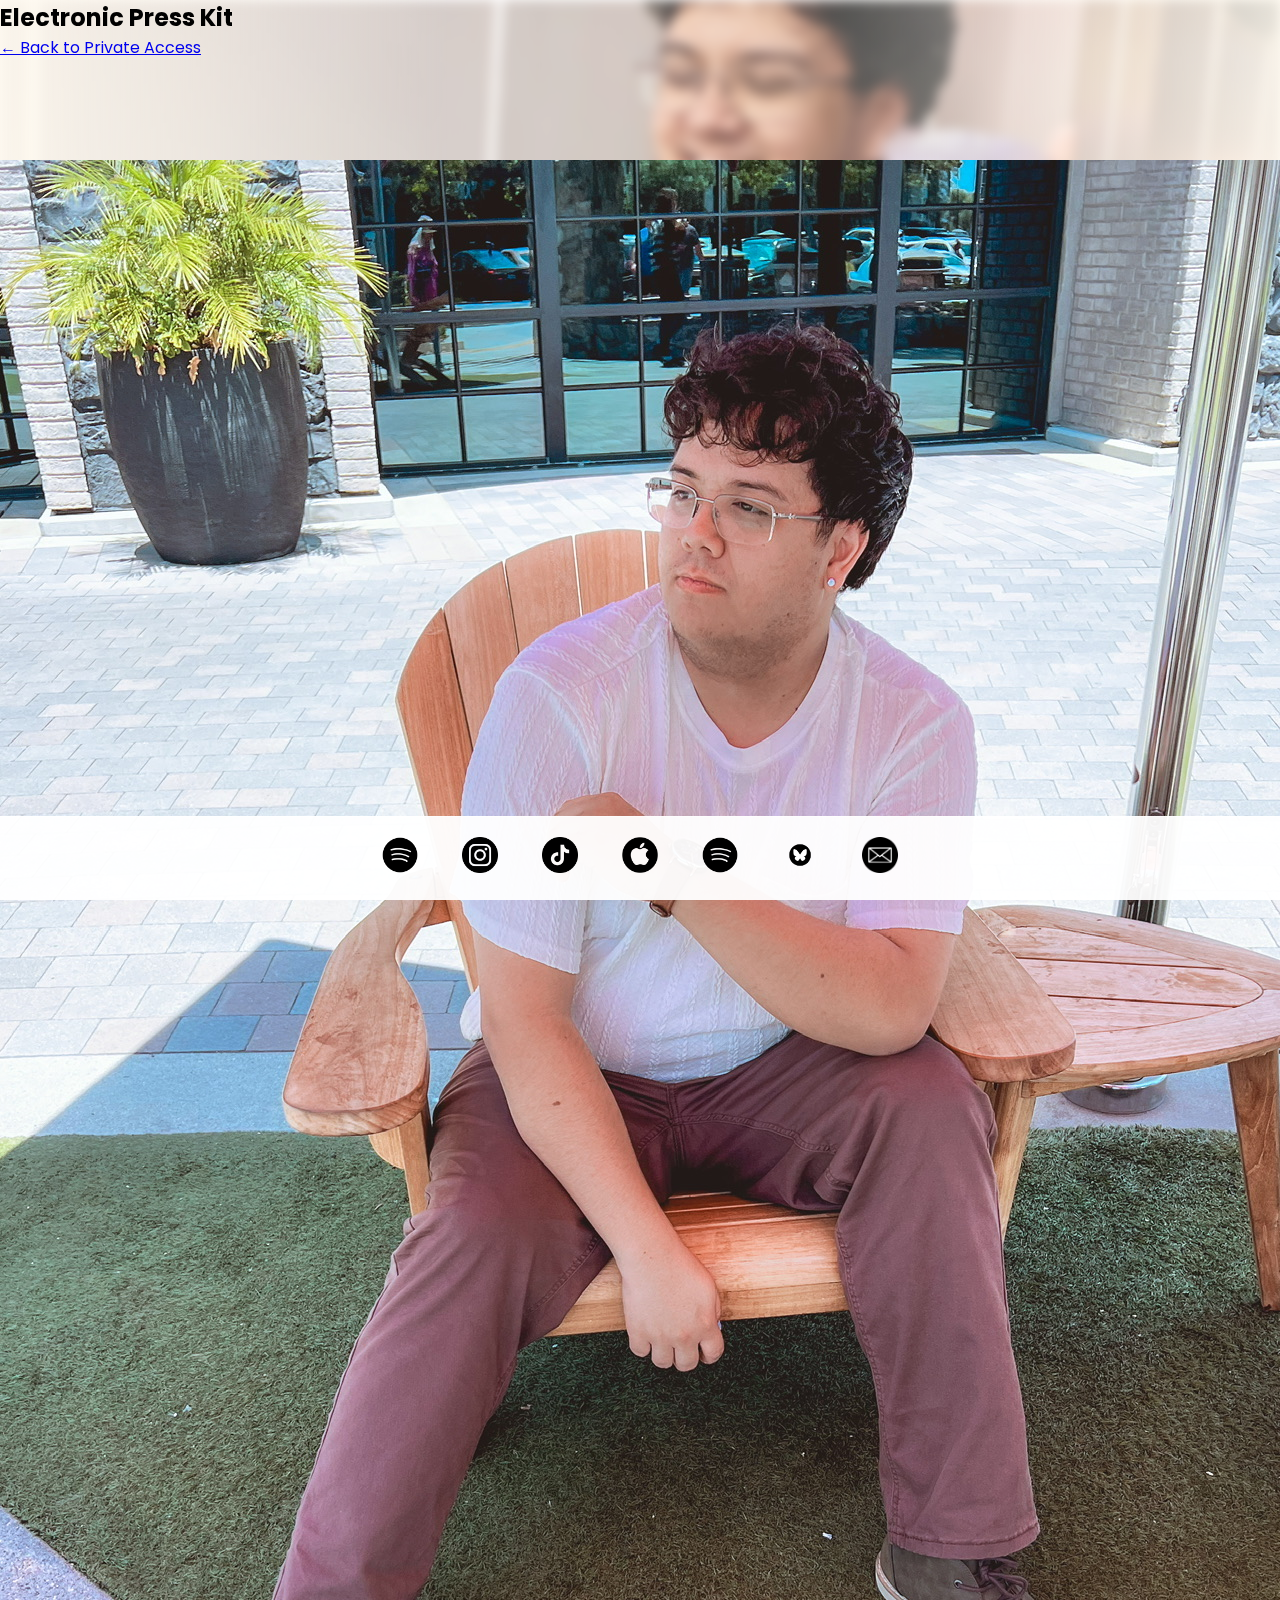
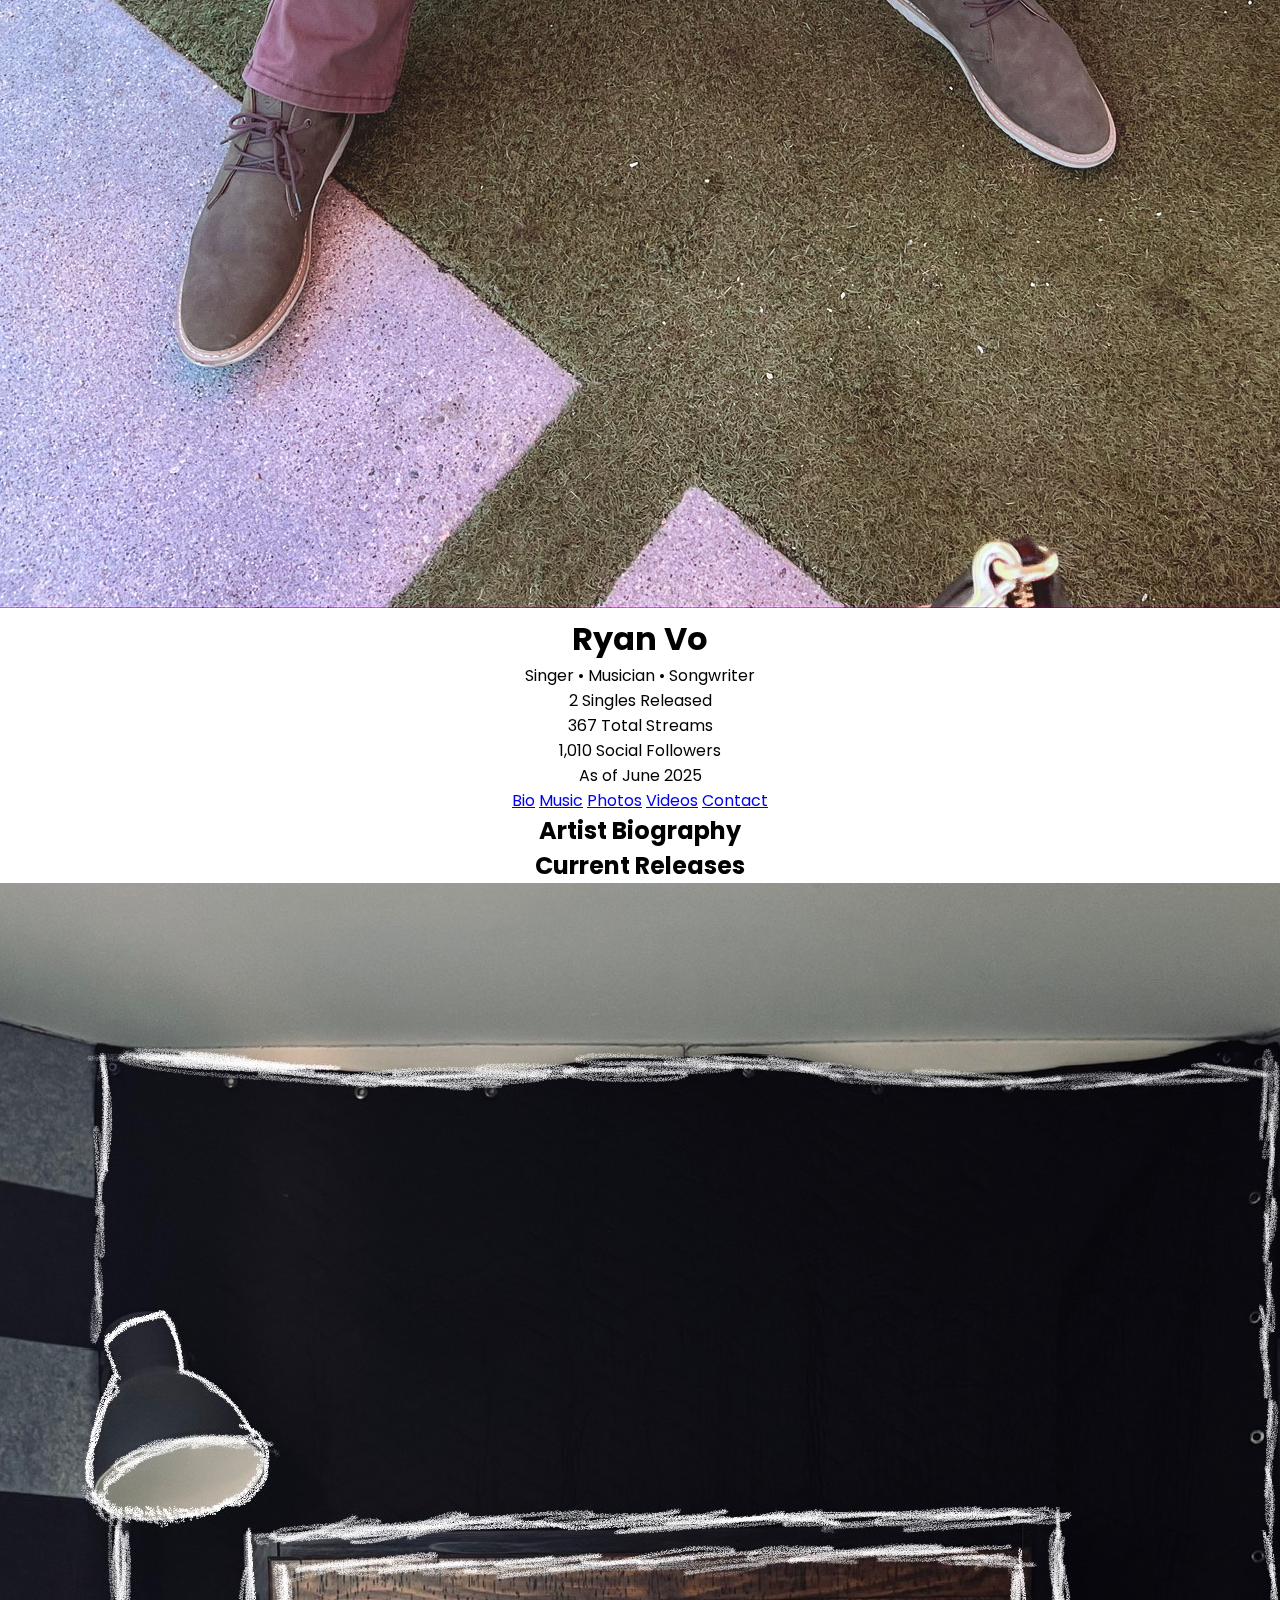
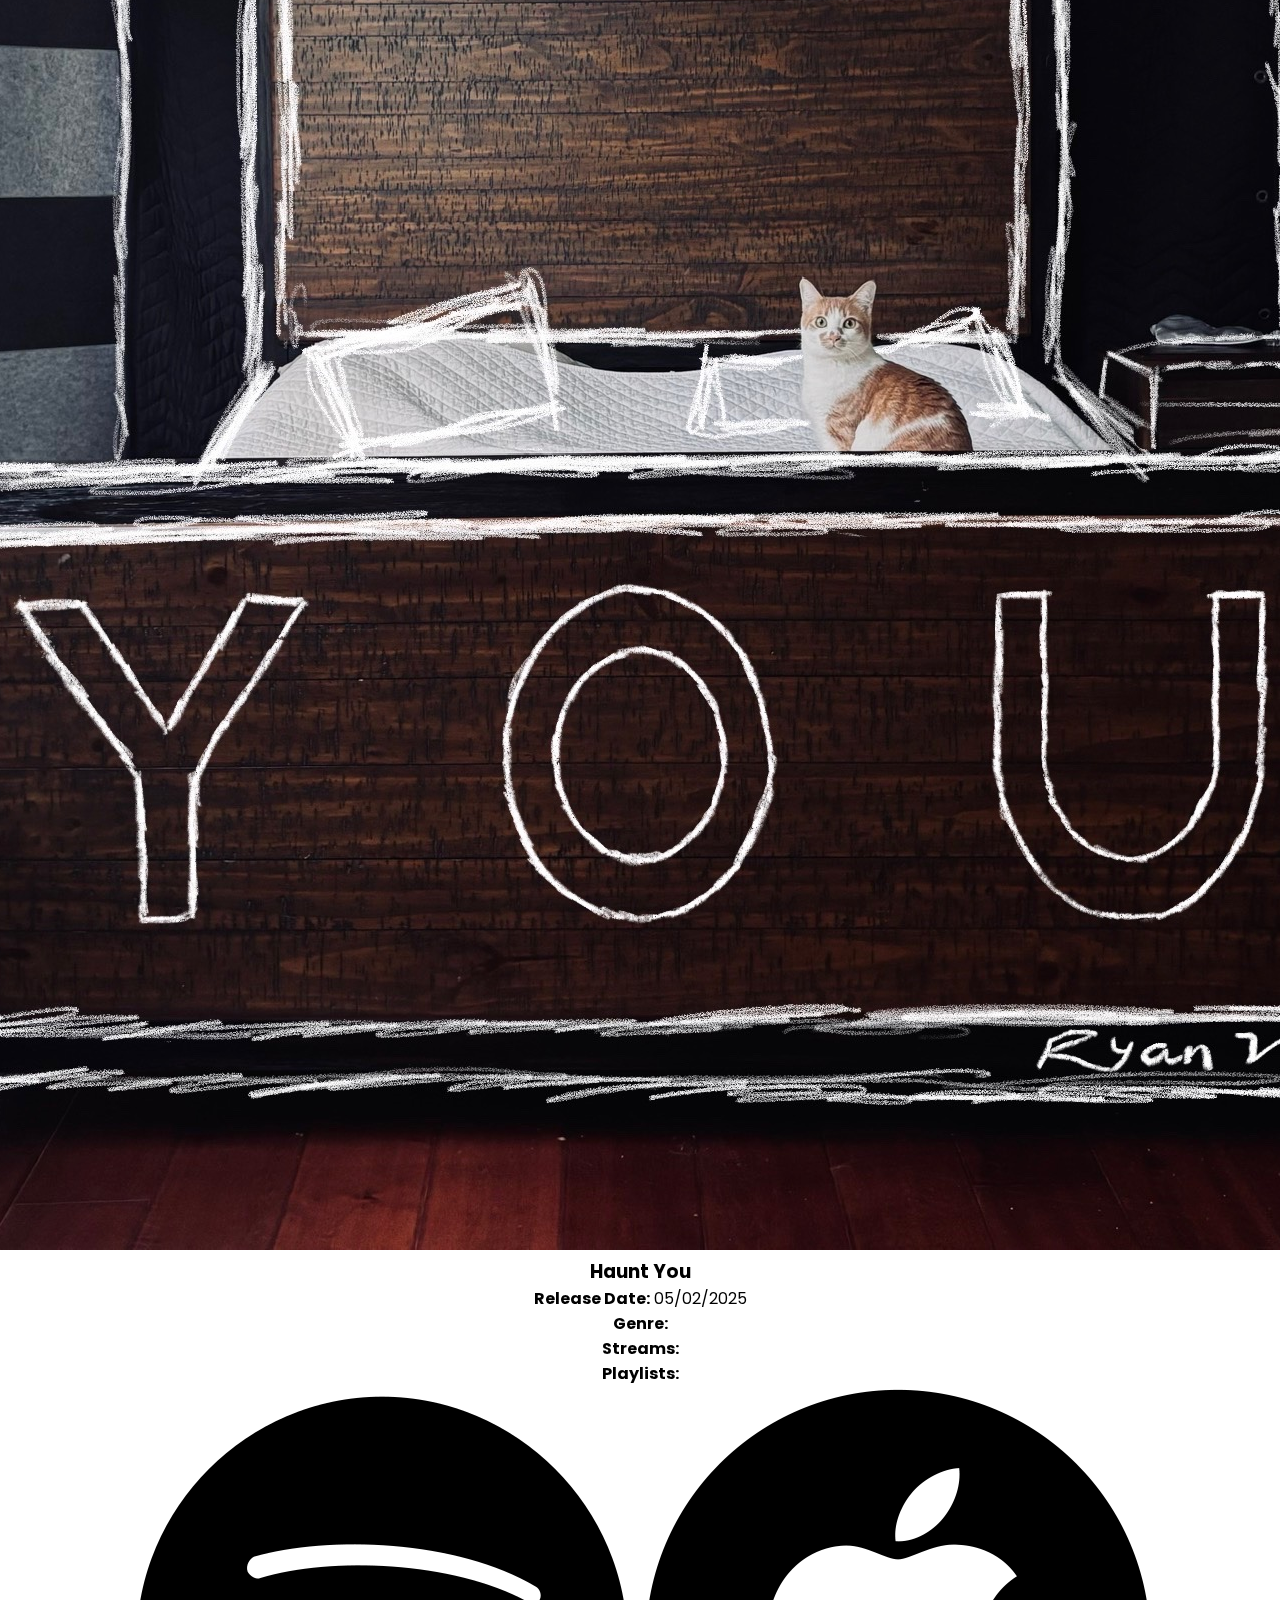
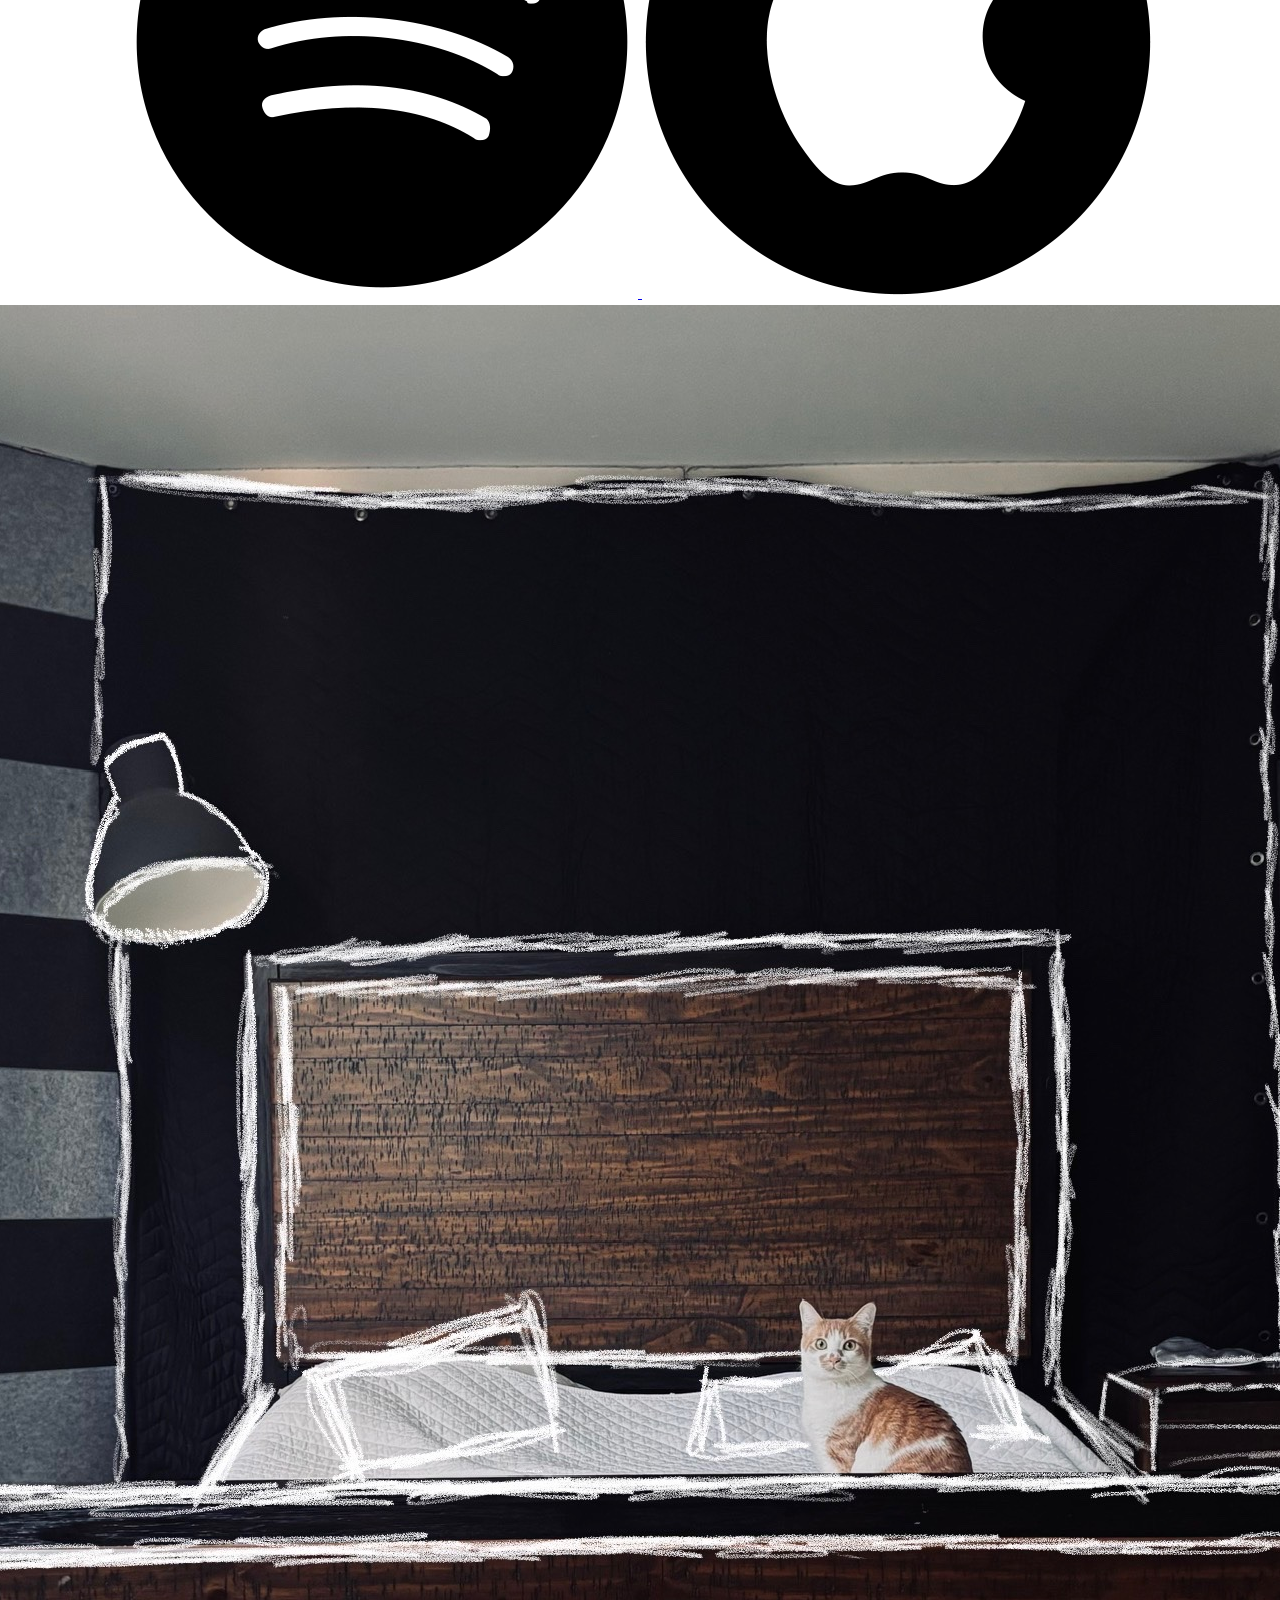
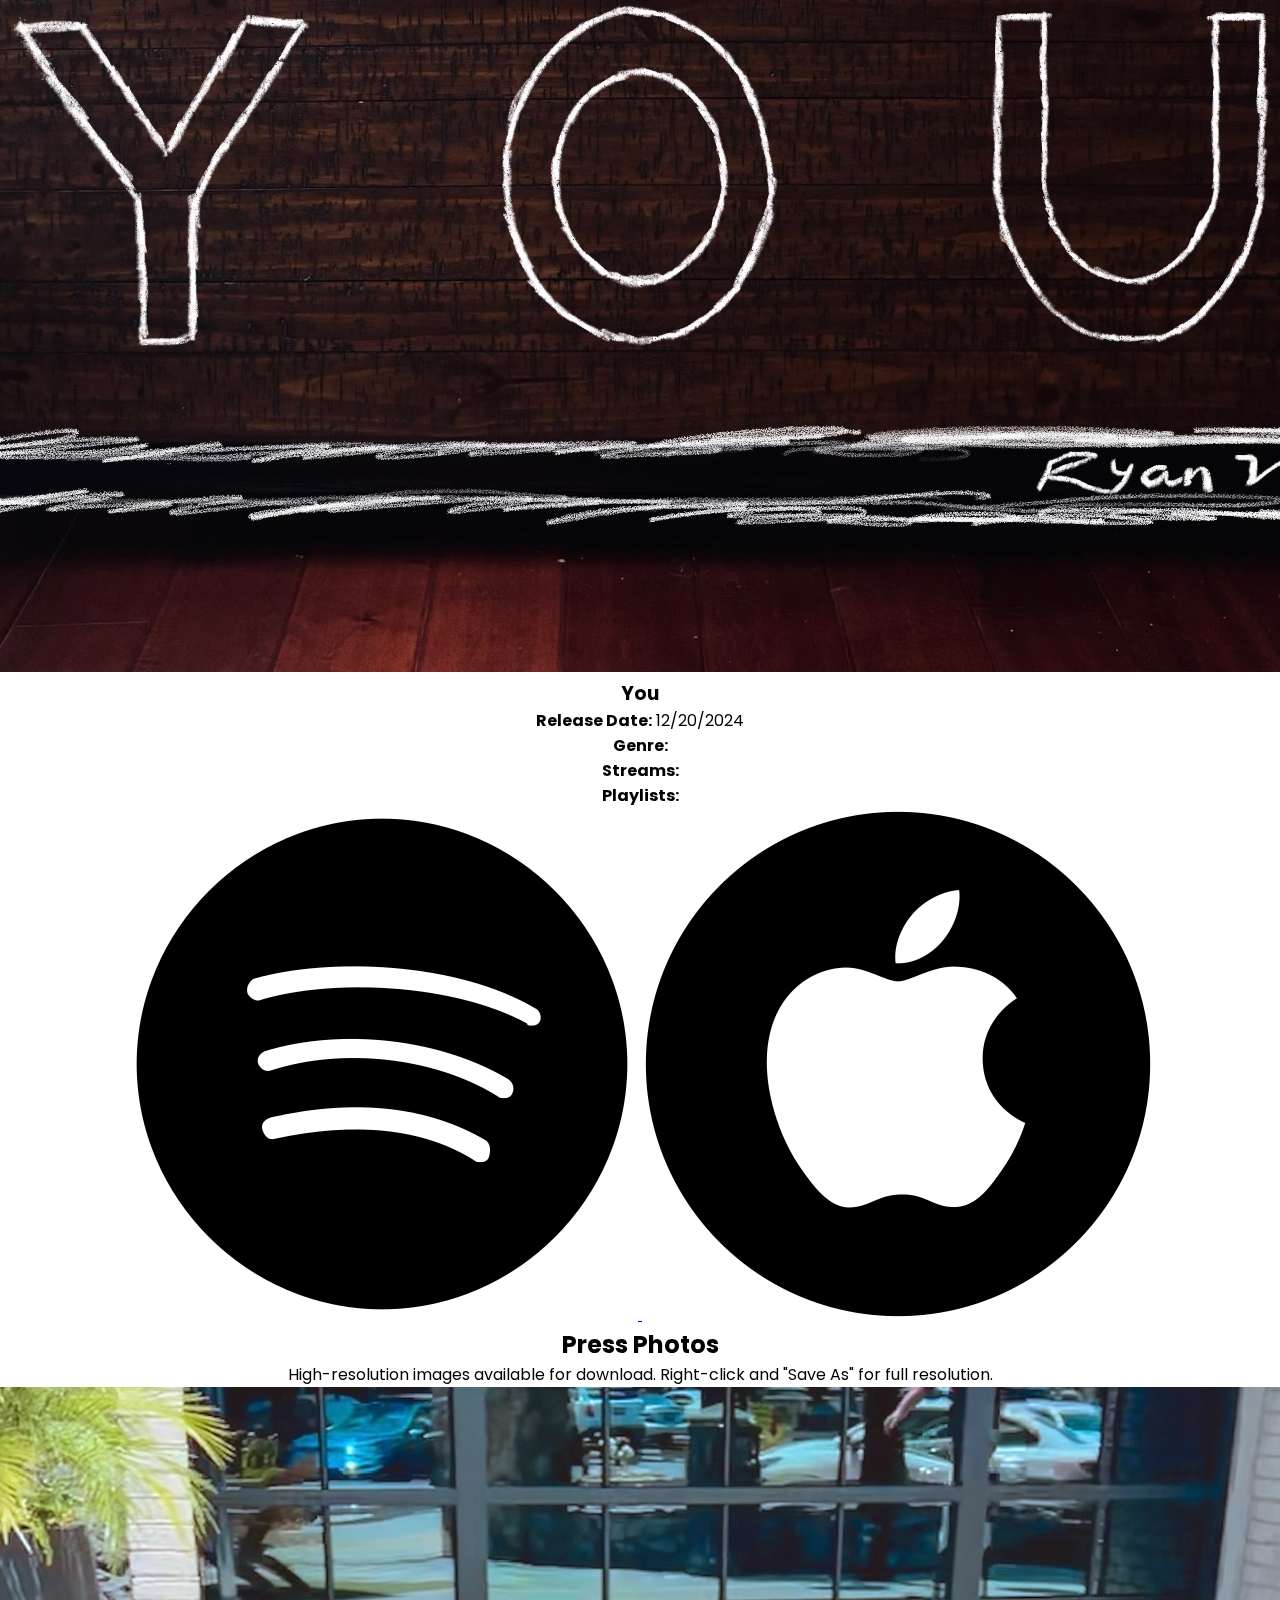
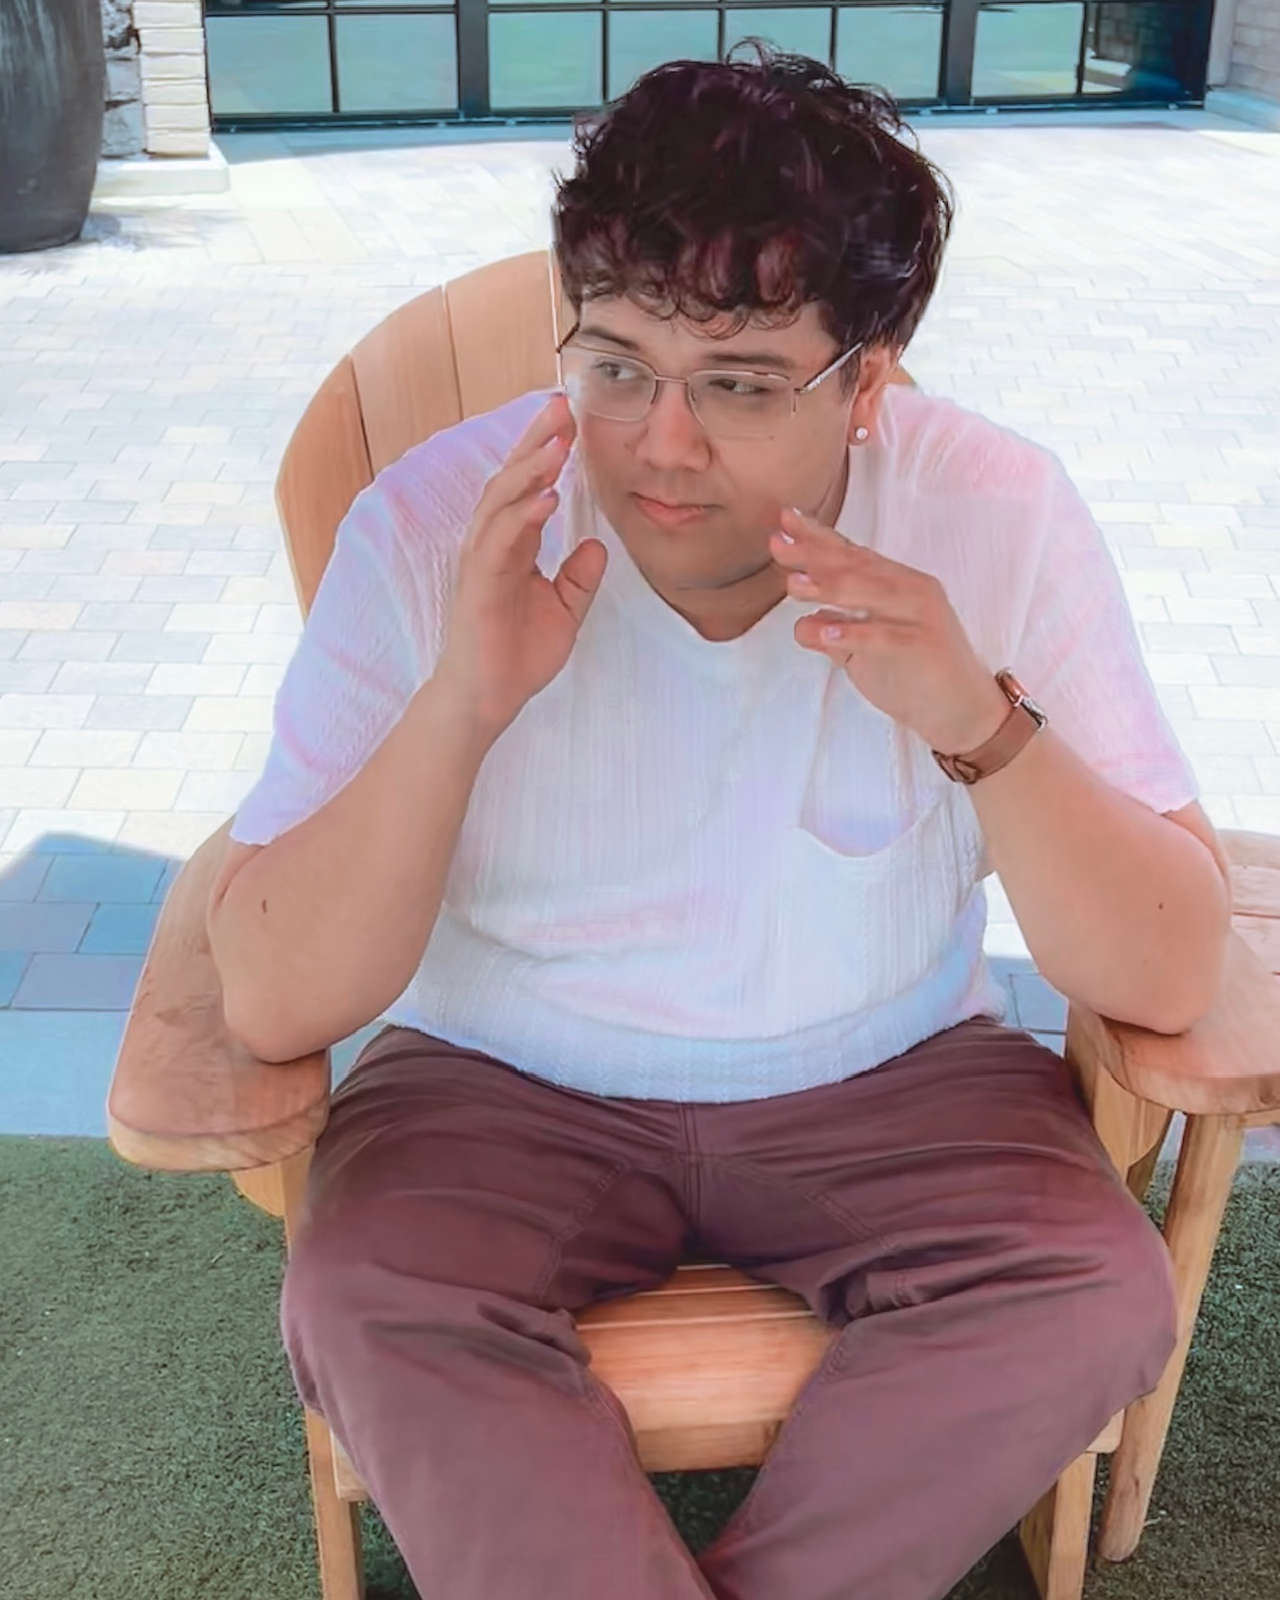
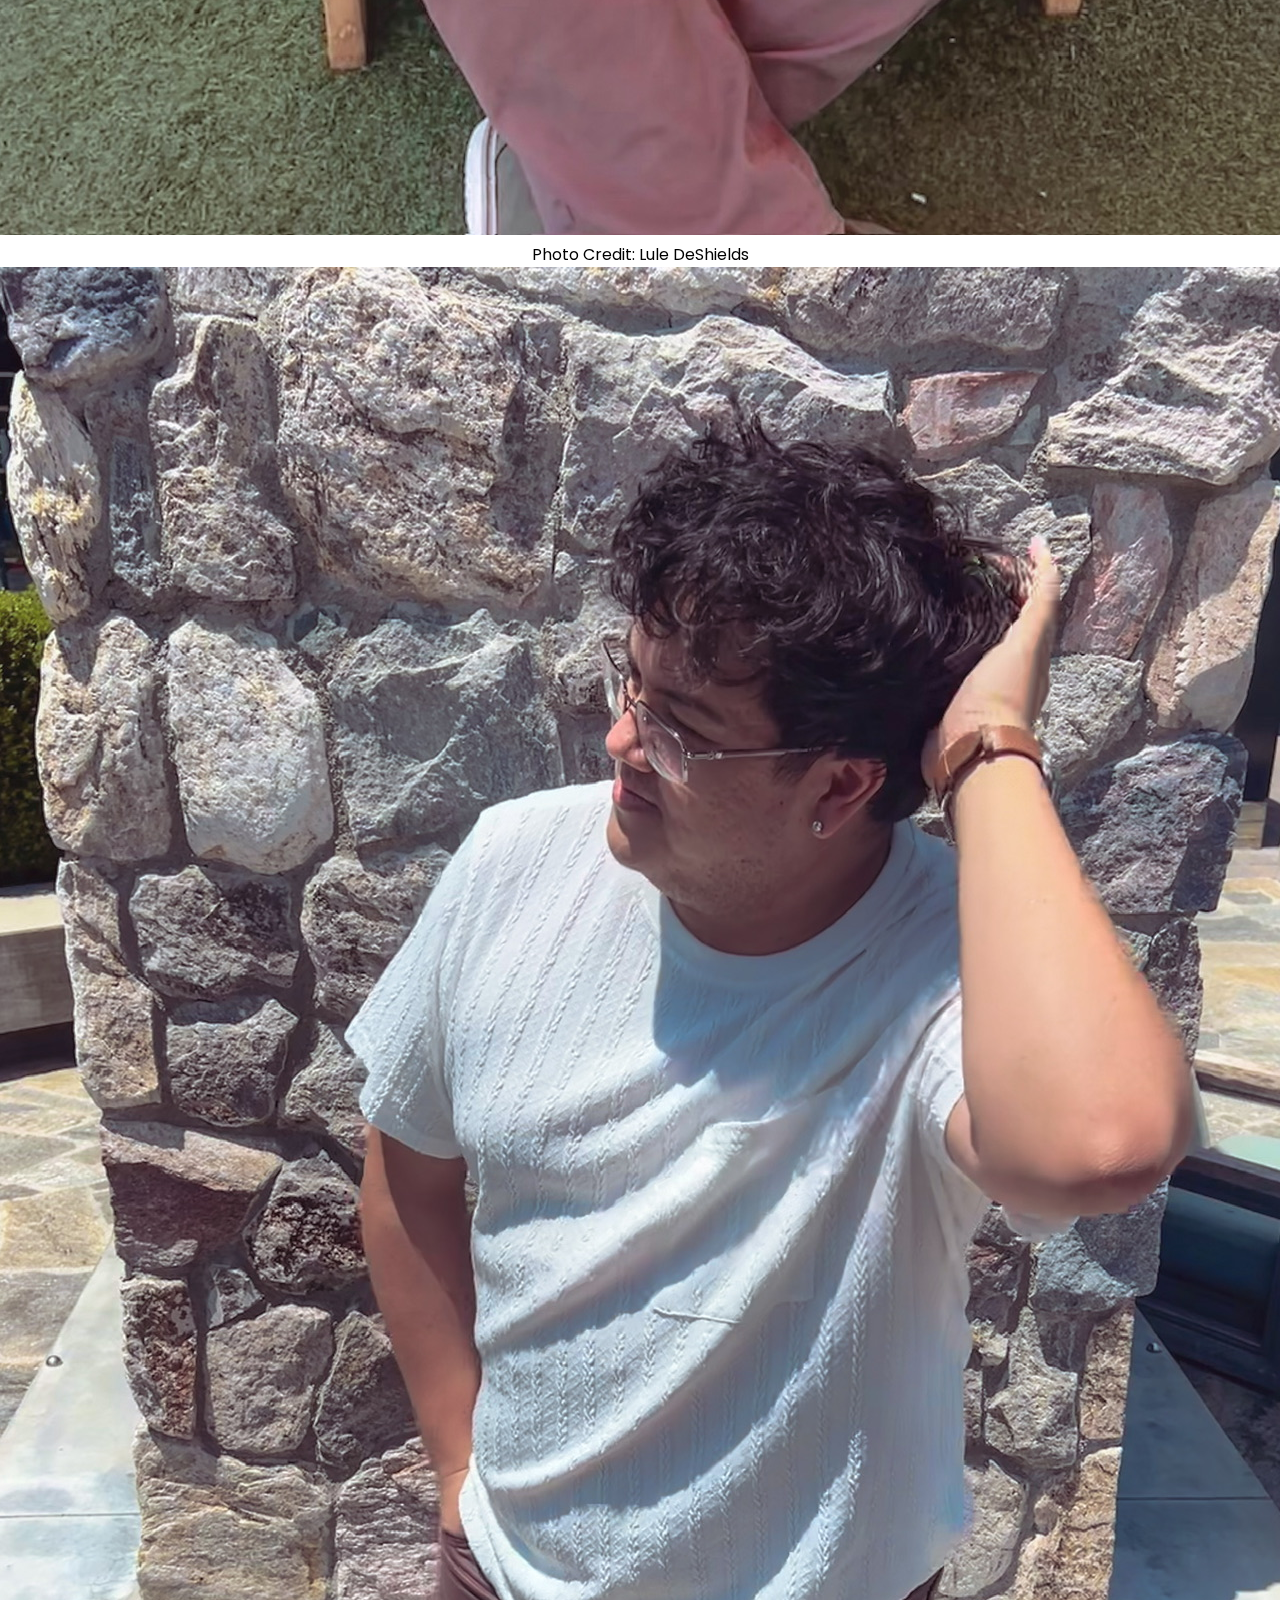
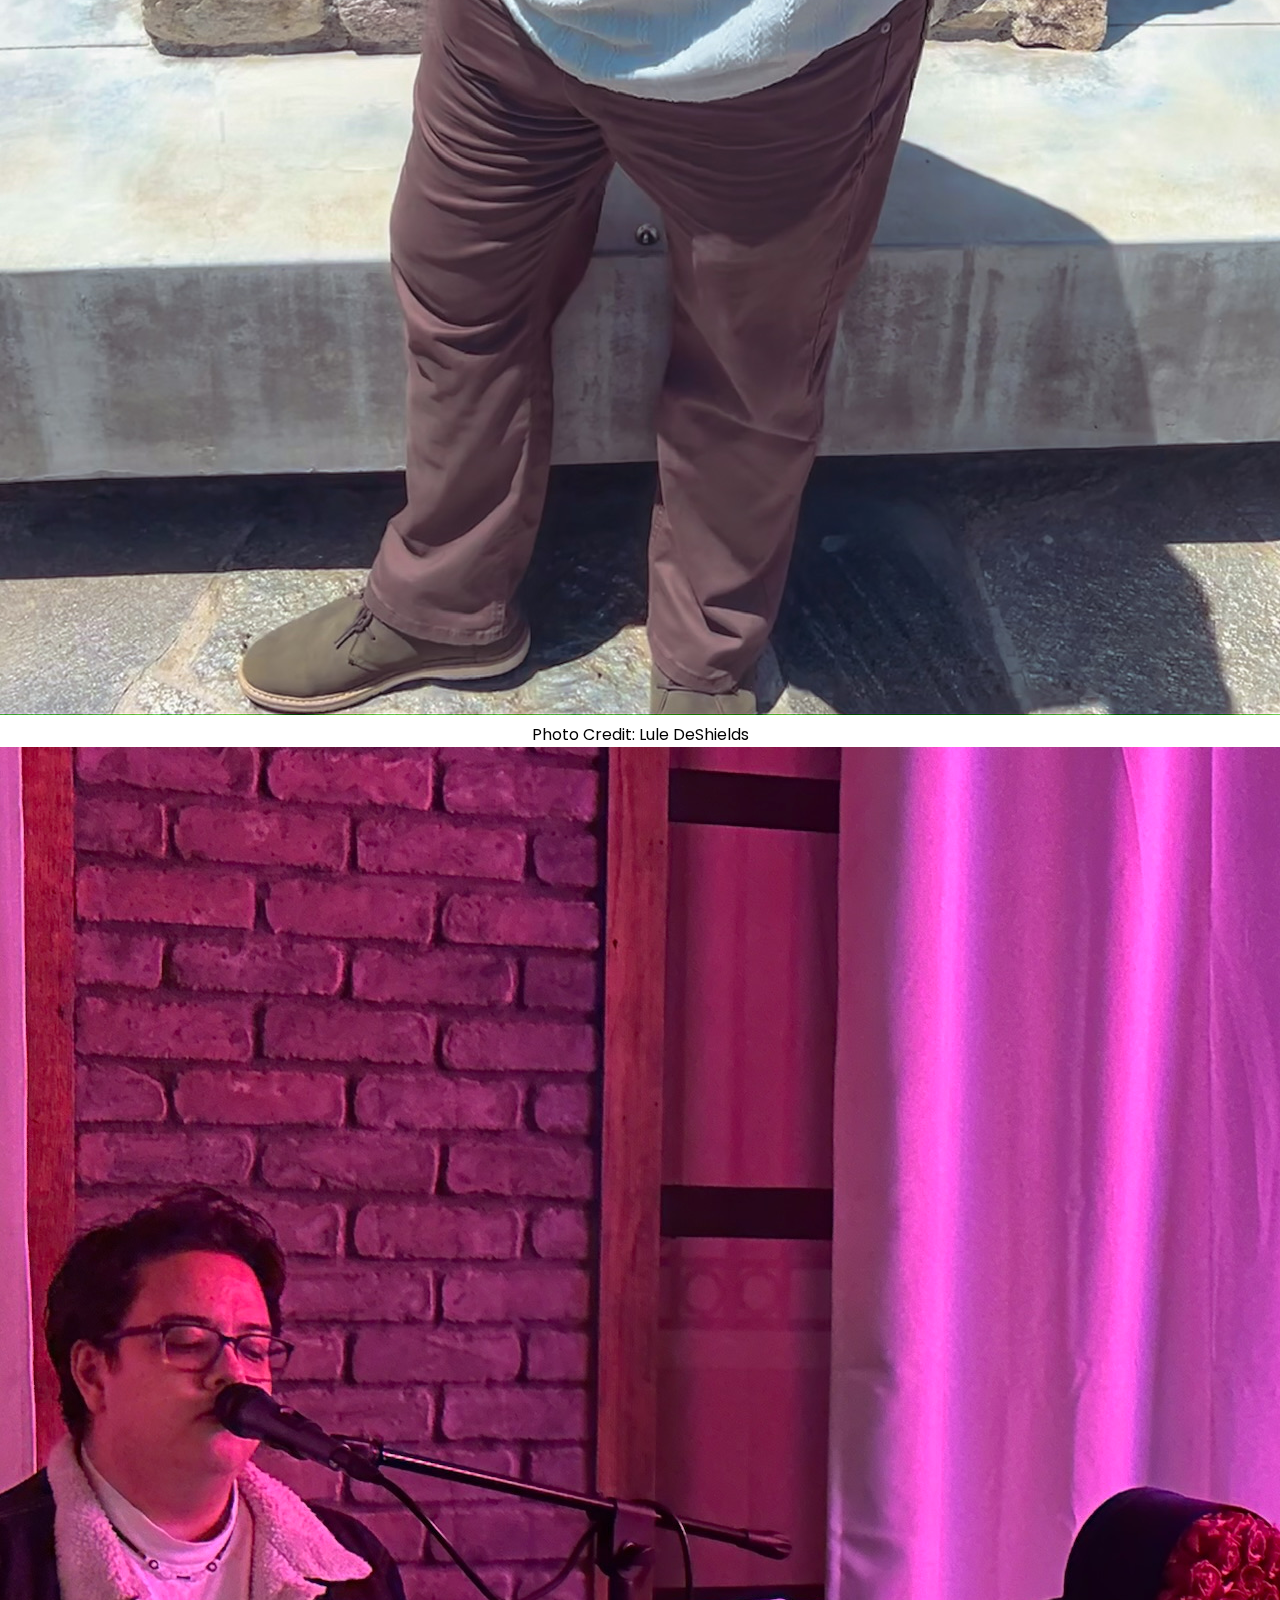
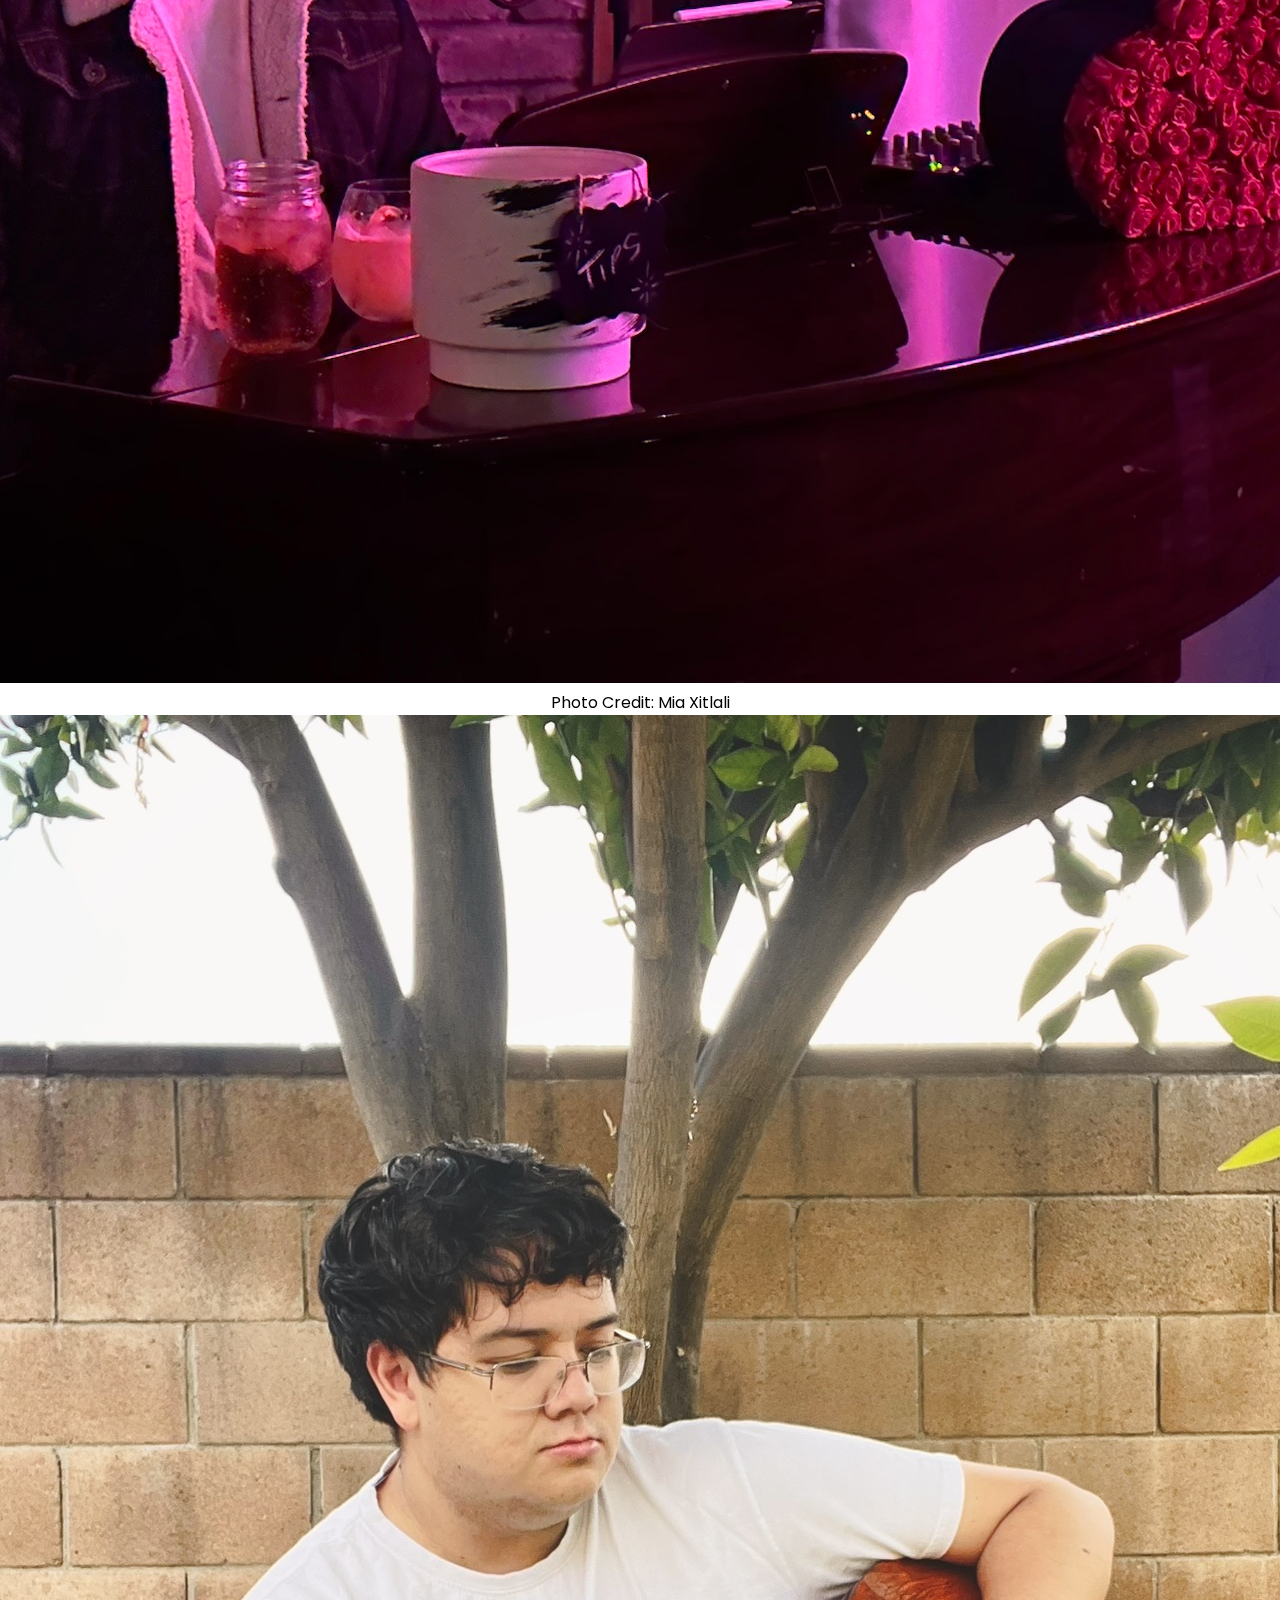
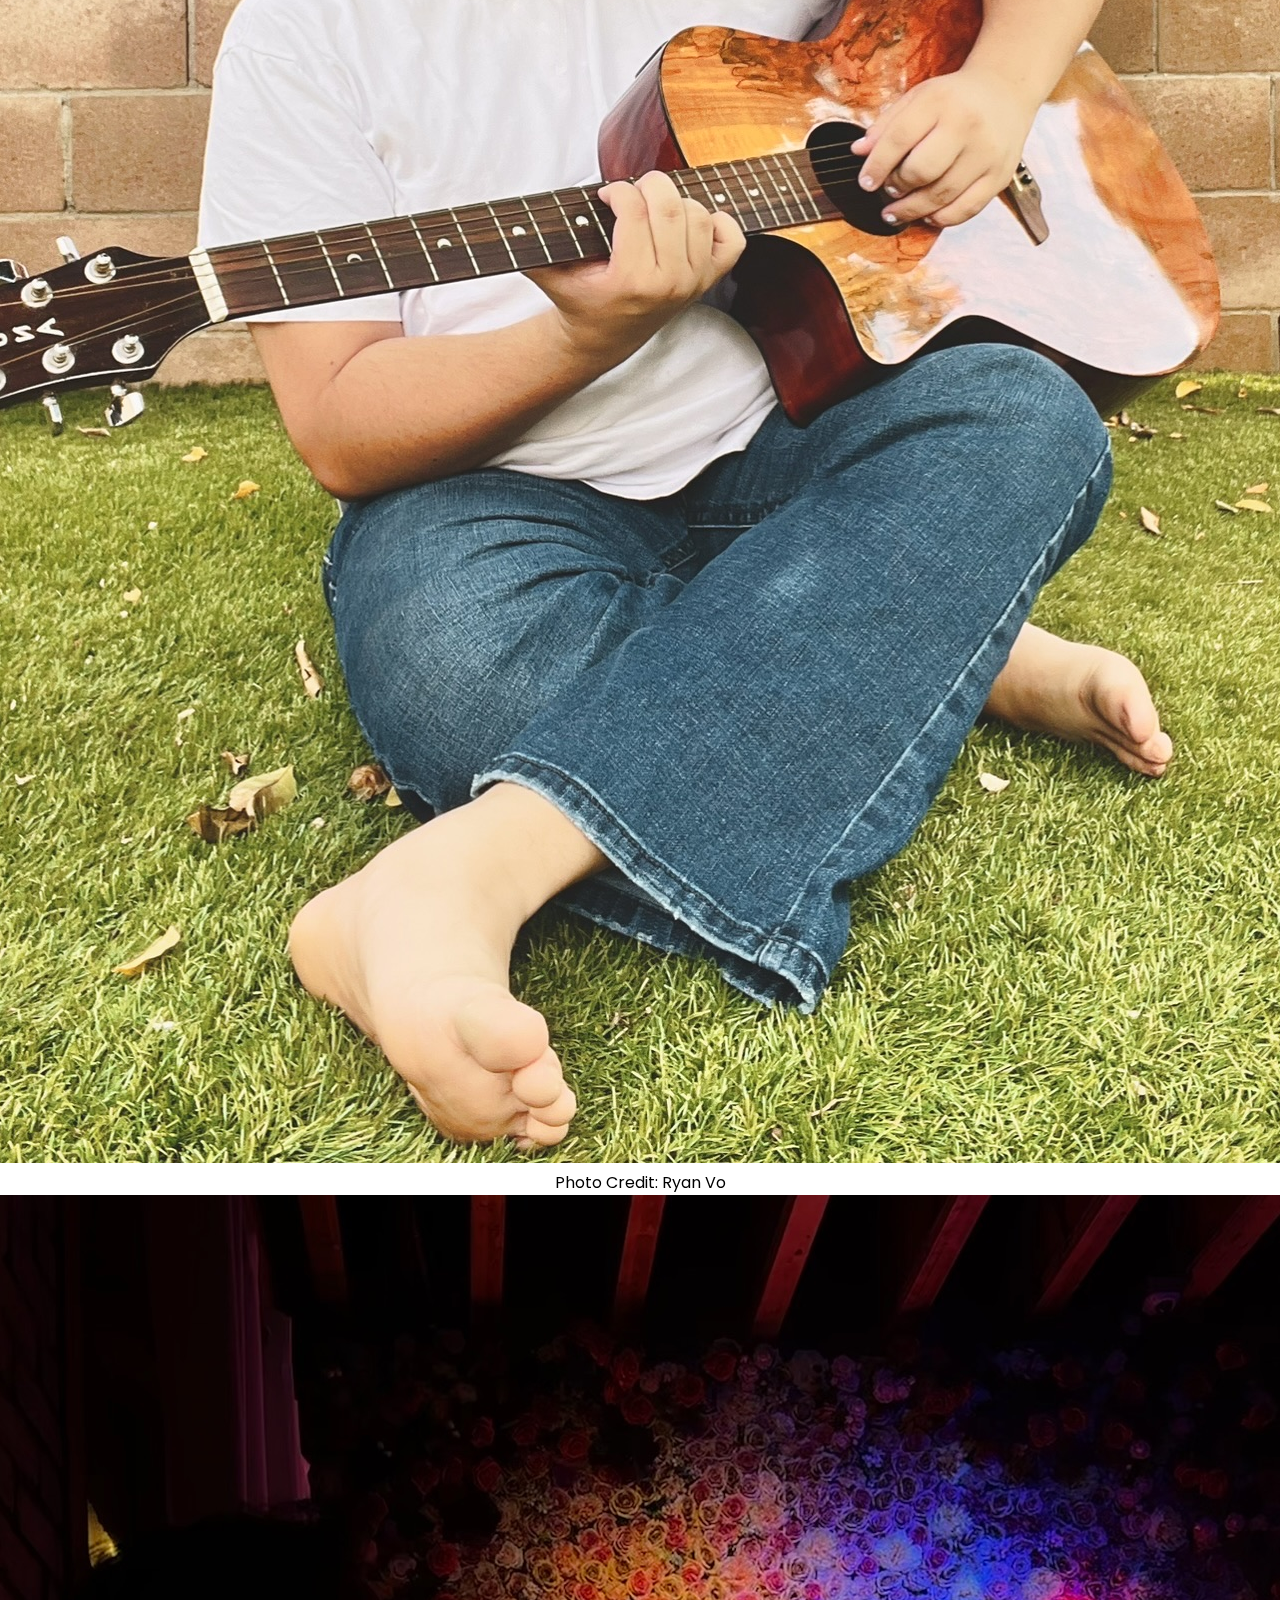
<file: epk.html>
<!DOCTYPE html>
<html lang="en">
  <head>
    <meta charset="utf-8">
    <meta name="viewport" content="width=device-width, initial-scale=1.0">
    <link rel="stylesheet" href="styles.css">
    <title>Ryan Vo - Electronic Press Kit</title>
    
    <link rel="icon" type="image/jpeg" href="images/background-photo.jpeg">
    <link rel="apple-touch-icon" href="images/background-photo.jpeg">
    
    <meta property="og:title" content="Ryan Vo - Electronic Press Kit">
    <meta property="og:description" content="Music and all the heart that comes with it.">
    <meta property="og:image" content="https://ryanvomusic.github.io/images/background-photo.jpeg">
    <meta property="og:url" content="https://ryanvomusic.github.io">
    <meta property="og:type" content="website">
    
    <meta name="twitter:card" content="summary_large_image">
    <meta name="twitter:title" content="Ryan Vo - Electronic Press Kit">
    <meta name="twitter:description" content="Music and all the heart that comes with it.">
    <meta name="twitter:image" content="https://ryanvomusic.github.io/images/background-photo.jpeg">
  </head>
  <body>
    <nav class="private-nav">
        <div class="nav-content">
            <h2>Electronic Press Kit</h2>
            <a href="private.html" class="back-link">← Back to Private Access</a>
        </div>
    </nav>
    <main class="epk-page">
      <div class="epk-container">
        <section class="epk-header">
          <div class="epk-photo">
            <img src="images/epk/press-photo.jpeg" alt="Ryan Vo - Press Photo">
          </div>
          <div class="epk-info">
            <h1>Ryan Vo</h1>
            <p class="epk-tagline">Singer • Musician • Songwriter</p>
            <div class="epk-stats">
              <div class="stat-item">
                <span class="stat-number">2</span>
                <span class="stat-label">Singles Released</span>
              </div>
              <div class="stat-item">
                <span class="stat-number">367</span>
                <span class="stat-label">Total Streams</span>
              </div>
              <div class="stat-item">
                <span class="stat-number">1,010</span>
                <span class="stat-label">Social Followers</span>
              </div>
            </div>
            <p class="stats-date">As of June 2025</p>
            <div class="quick-links">
              <a href="#bio">Bio</a>
              <a href="#music">Music</a>
              <a href="#photos">Photos</a>
              <a href="#videos">Videos</a>
              <a href="#contact">Contact</a>
            </div>
          </div>
        </section>
        
        <section id="bio" class="epk-section">
          <h2>Artist Biography</h2>
          <div class="bio-content">
            
          </div>
        </section>
        
        <section id="music" class="epk-section">
          <h2>Current Releases</h2>
          <div class="music-releases">
            <div class="release-item">
              <img src="images/album-covers/haunt-you-artwork.jpeg" alt="Haunt You Artwork">
                <div class="release-details">
                  <h3>Haunt You</h3>
                  <p><strong>Release Date:</strong> 05/02/2025</p>
                  <p><strong>Genre:</strong> </p>
                  <p><strong>Streams:</strong> </p>
                  <p><strong>Playlists:</strong> </p>
                  <div class="streaming-links">
                    <a href="https://open.spotify.com/track/0ZUUmeoTIRaZRuDtPPT4cN?si=tHAllsPHQw67tX9gHFtFnw" target="_blank">
                      <img src="images/social-icons/spotify.jpeg" alt="Spotify">
                    </a>
                    <a href="https://music.apple.com/us/album/haunt-you/1809591179?i=1809591180" target="_blank">
                      <img src="images/social-icons/apple.jpeg" alt="Apple Music">
                    </a>
                  </div>
                </div>
            </div>
            <div class="release-item">
              <img src="images/album-covers/you-artwork.jpeg" alt="You Artwork">
                <div class="release-details">
                  <h3>You</h3>
                  <p><strong>Release Date:</strong> 12/20/2024</p>
                  <p><strong>Genre:</strong> </p>
                  <p><strong>Streams:</strong> </p>
                  <p><strong>Playlists:</strong> </p>
                  <div class="streaming-links">
                    <a href="https://open.spotify.com/track/5zYjzyD7JWmA9auGyZzgmi?si=FHfHMvx1Rte21HKCD7A9Ow" target="_blank">
                      <img src="images/social-icons/spotify.jpeg" alt="Spotify">
                    </a>
                    <a href="https://music.apple.com/us/album/you/1785391417?i=1785391418" target="_blank">
                      <img src="images/social-icons/apple.jpeg" alt="Apple Music">
                    </a>
                  </div>
                </div>
            </div>
          </div>
        </section>
        
        <section id="photos" class="epk-section">
          <h2>Press Photos</h2>
          <p class="photo-note">High-resolution images available for download. Right-click and "Save As" for full resolution.</p>
          <div class="photo-gallery">
            <div class="photo-item">
              <img src="images/epk/photos/glasses.jpeg" alt="Photoshoot with Glasses">
              <p>Photo Credit: Lule DeShields</p>
            </div>
            <div class="photo-item">
              <img src="images/epk/photos/standing.jpeg" alt="Photoshoot Standing">
              <p>Photo Credit: Lule DeShields</p>
            </div>
            <div class="photo-item">
              <img src="images/epk/photos/unwind.jpeg" alt="Unwind Performance">
              <p>Photo Credit: Mia Xitlali</p>
            </div>
            <div class="photo-item">
              <img src="images/epk/photos/guitar-playing.jpeg" alt="Photoshoot Playing Guitar">
              <p>Photo Credit: Ryan Vo</p>
            </div>
            <div class="photo-item">
              <img src="images/epk/photos/silhouette.jpeg" alt="Unwind Artsy">
              <p>Photo Credit: Mia Xitlali</p>
            </div>
            <div class="photo-item">
              <img src="images/epk/photos/landscape.jpeg" alt="Photoshoot">
              <p>Photo Credit: Lule DeShields</p>
            </div>
            <div class="photo-item">
              <img src="images/epk/photos/guitar.jpeg" alt="Photoshoot Holding Guitar">
              <p>Photo Credit: Ryan Vo</p>
            </div>
            <div class="photo-item">
              <img src="images/epk/photos/no-glasses.jpeg" alt="Photoshoot with No Glasses">
              <p>Photo Credit: Lule DeShields</p>
            </div>
          </div>
        </section>
        
        <section id="videos" class="epk-section">
          <h2>Live Performance Videos</h2>
          <p class="video-note">Showcasing live performance style and stage presence</p>
          <div class="video-gallery">
            <div class="video-item">
              <div class="video-placeholder">
                <span>Performance Video </span>
                <p>Coming Soon</p>
              </div>
              <p>Song Title - Venue Name/Studio Session</p>
            </div>
          </div>
        </section>
        
        <section id="contact" class="epk-section">
          <h2>Press Contact</h2>
          <div class="contact-info">
            <div class="contact-item">
              <h3>General Inquiries</h3>
              <p>Email: <a href="mailto:ryanvomusic@gmail.com">ryanvomusic@gmail.com</a></p>
            </div>
          </div>
        </section>
      </div>
    </main>
    <footer class="social-footer">
    	<a href="https://open.spotify.com/artist/7qaQKE3XFyZMXK7Wzyq6ob?si=zOfvrS5oTPuAOexPLG_hSQ" class="social-icon" target="_blank" title="Spotify">
      	<img src="images/social-icons/spotify.jpeg" alt="Spotify">
      </a>
      <a href="https://www.instagram.com/ryanvomusic/" class="social-icon" target="_blank" title="Instagram">
      	<img src="images/social-icons/instagram.jpeg" alt="Instagram">
      </a>
      <a href="https://www.tiktok.com/@ryanvomusic" class="social-icon" target="_blank" title="TikTok">
      	<img src="images/social-icons/tiktok.jpeg" alt="TikTok">
      </a>
      <a href="https://music.apple.com/us/artist/ryan-vo/1255223748" class="social-icon" target="_blank" title="Apple Music">
      	<img src="images/social-icons/apple.jpeg" alt="Apple Music">
      </a>
      <a href="https://x.com/ryanvomusic" class="social-icon" target="_blank" title="Twitter">
      	<img src="images/social-icons/twitter.jpeg" alt="Twitter">
      </a>
      <a href="https://bsky.app/profile/ryanvomusic.bsky.social" class="social-icon" target="_blank" title="Bluesky">
      	<img src="images/social-icons/bluesky.jpeg" alt="Bluesky">
      </a>
      <a href="mailto:ryanvomusic@gmail.com" class="social-icon" title="Email">
        <img src="images/social-icons/email.png" alt="Email">
      </a>
    </footer>
  </body>
</html>
</file>
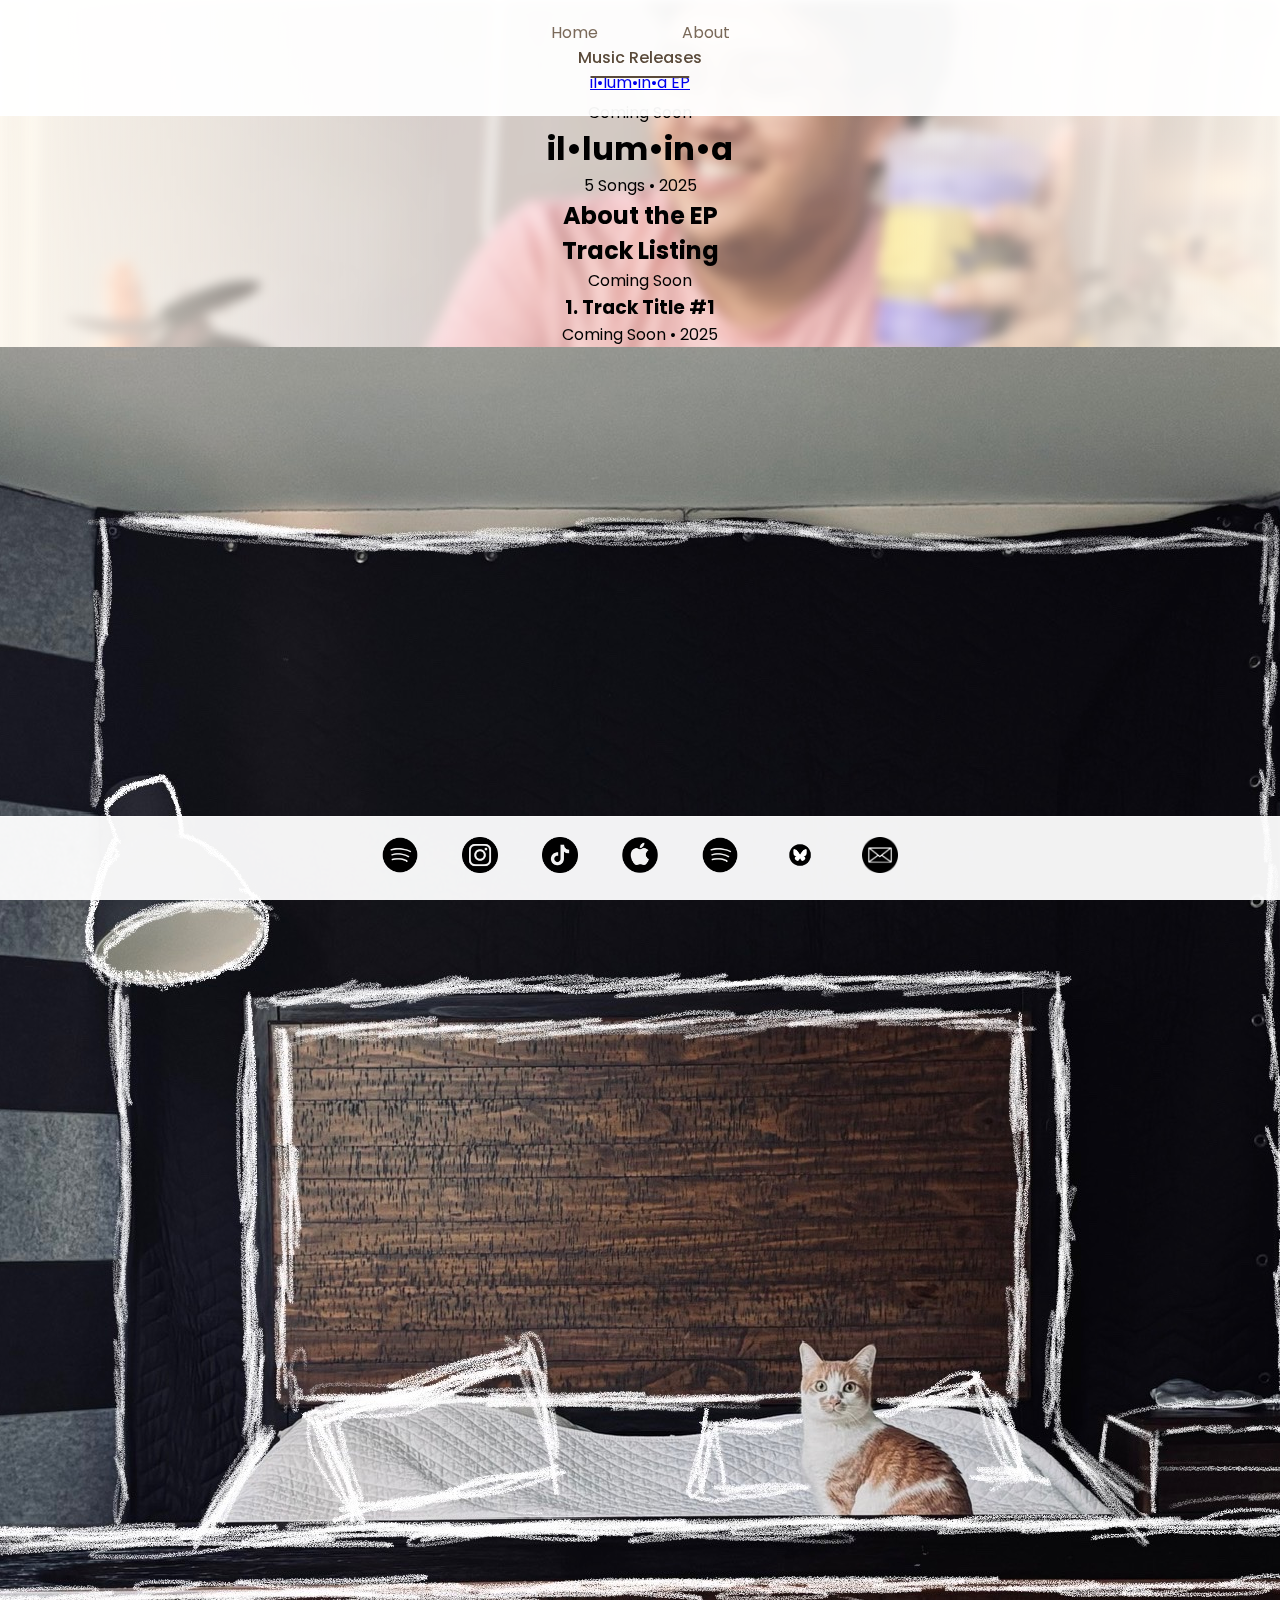
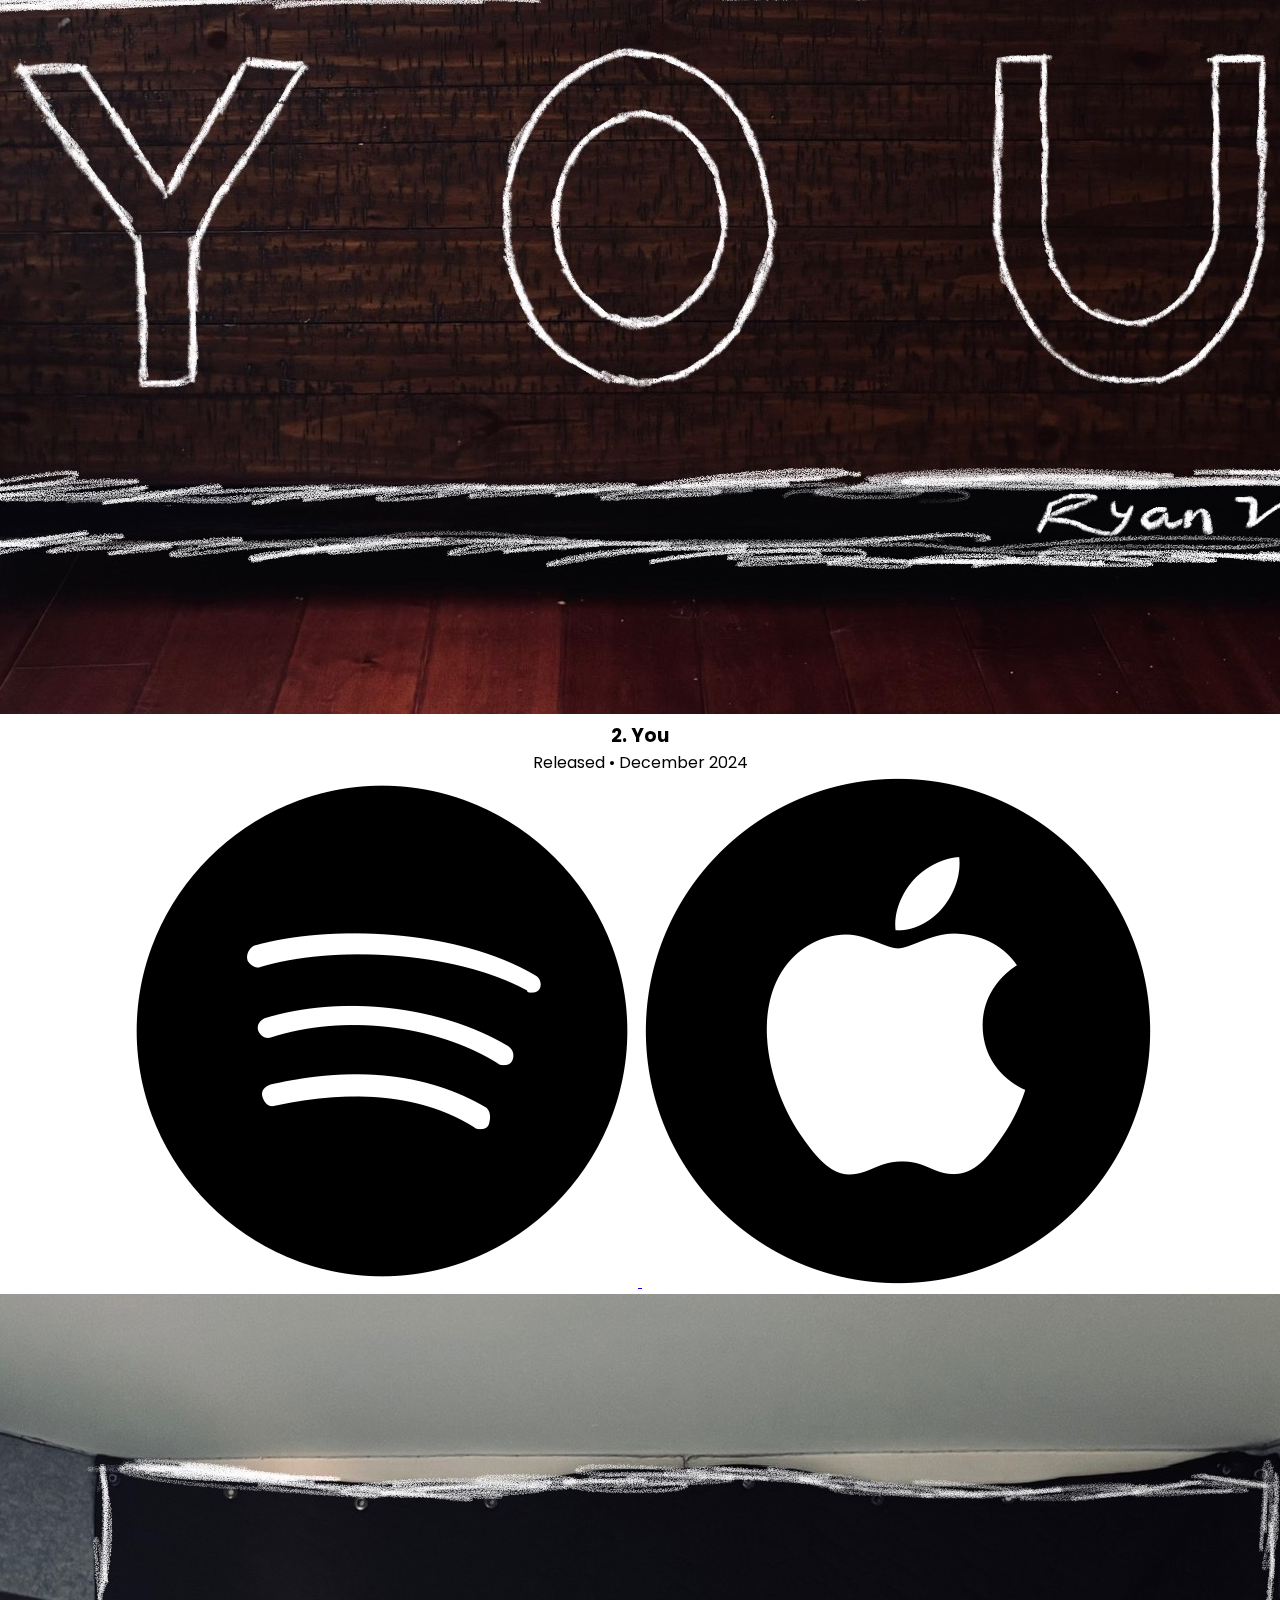
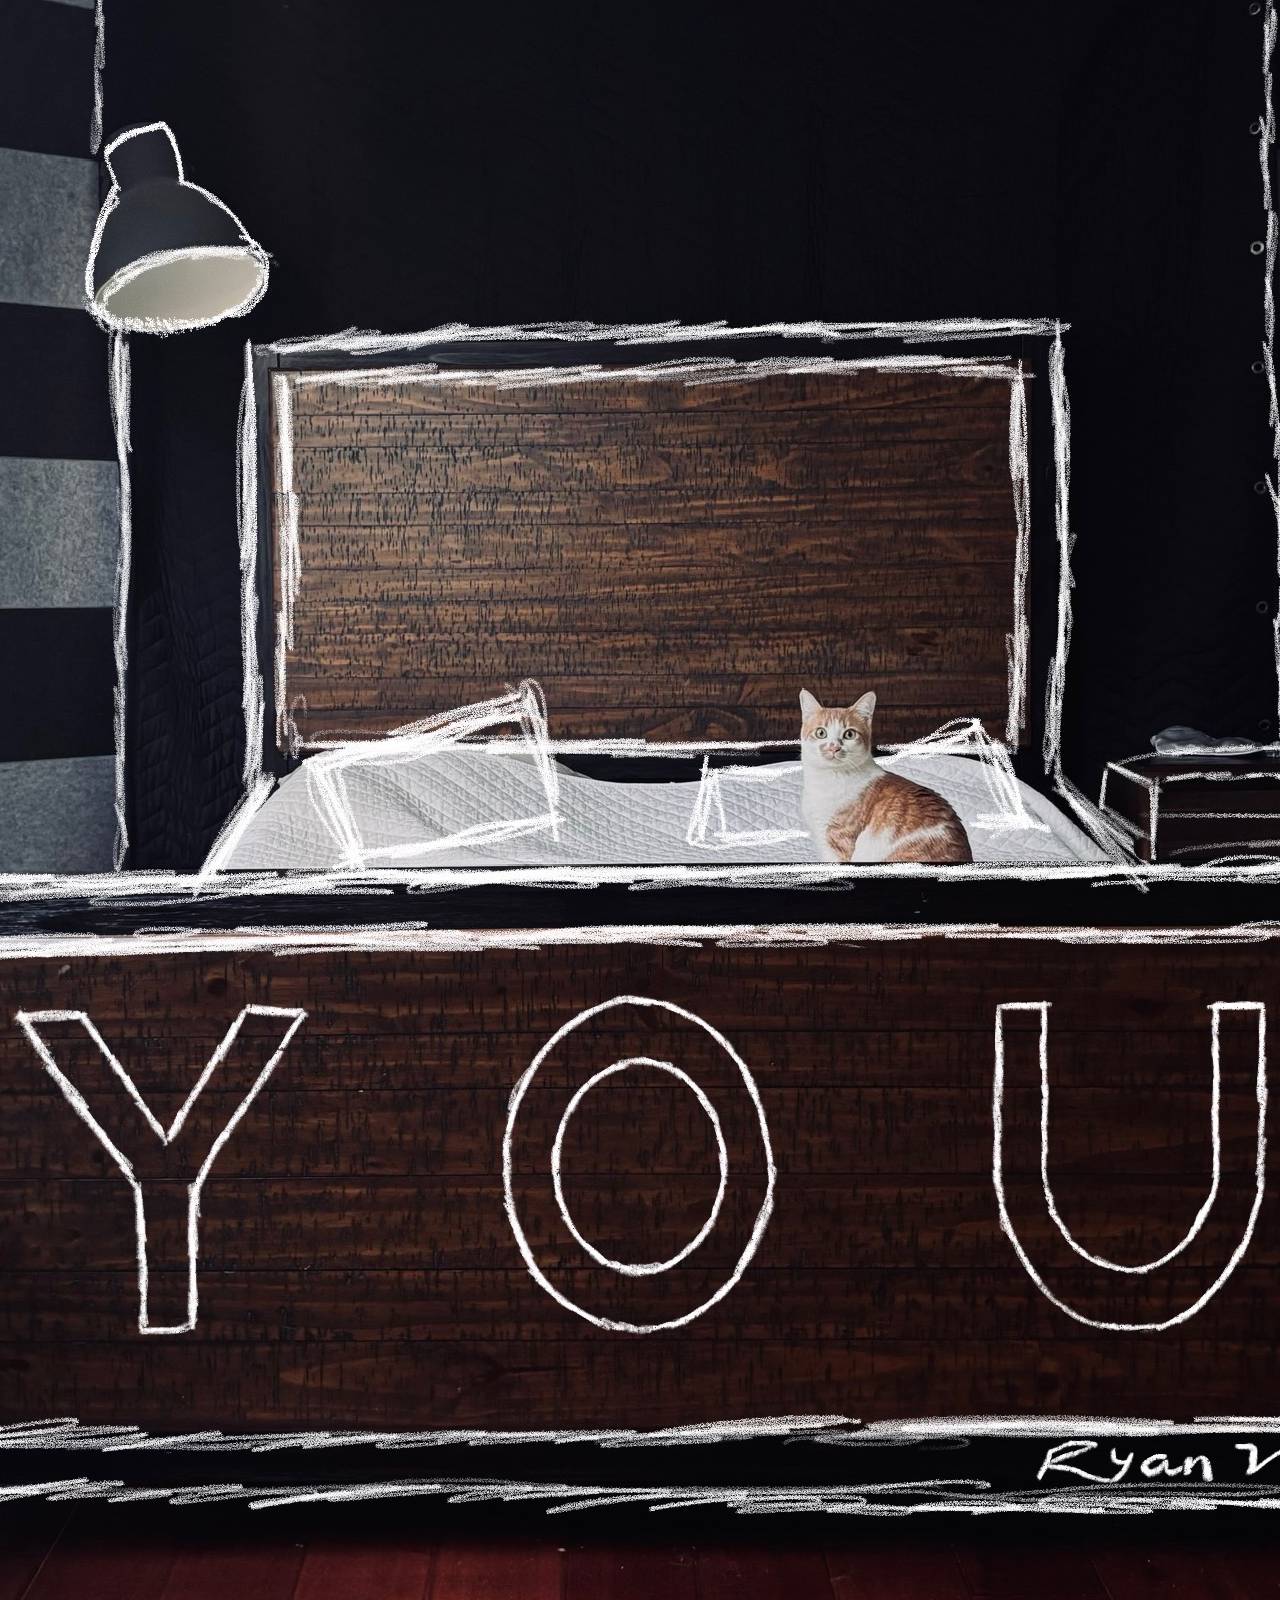
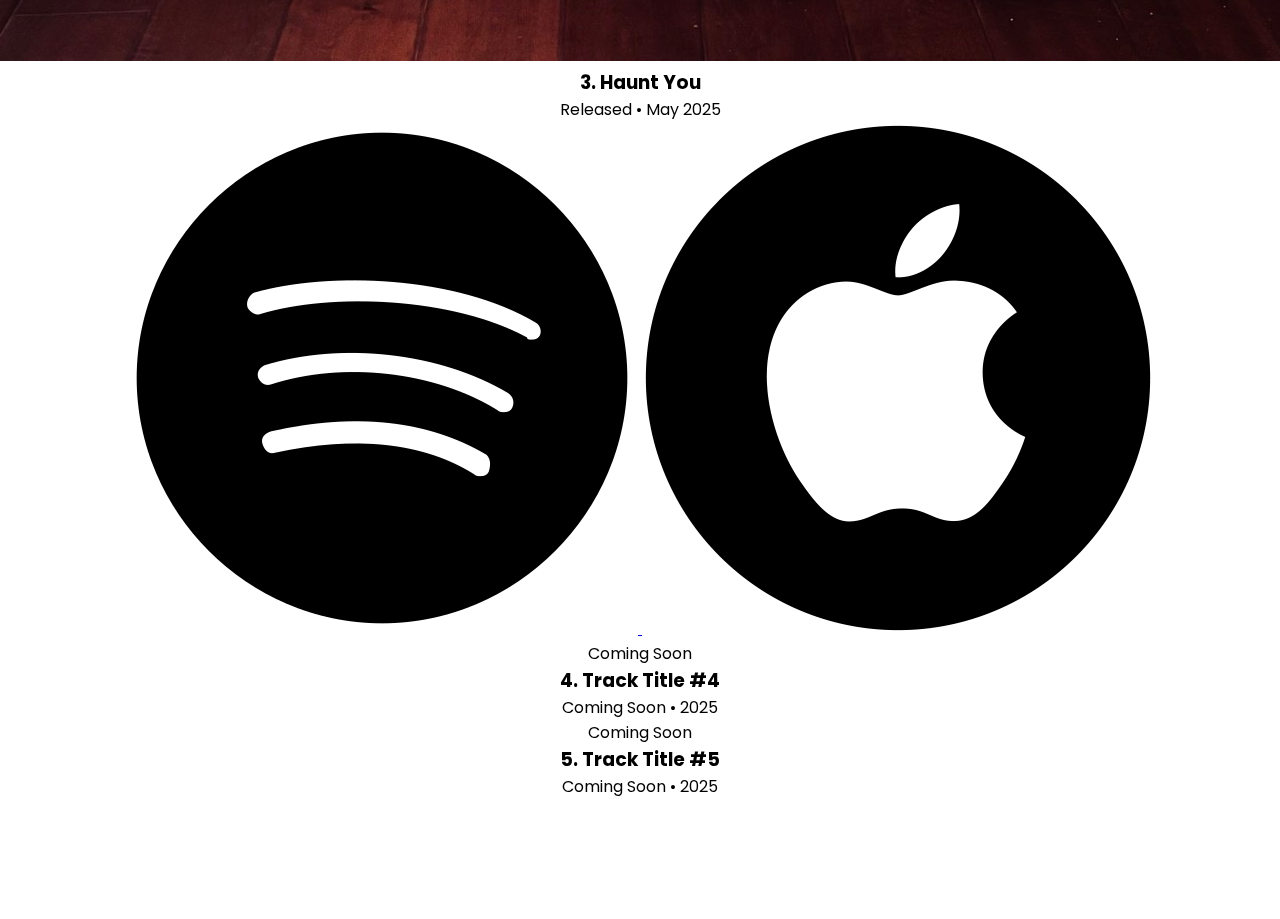
<file: illumina-ep.html>
<!DOCTYPE html>

<html lang="en">
  
<head>

<!-- Google Analytics Tag -->

<script async src="https://www.googletagmanager.com/gtag/js?id=G-FH61R8YH31"></script>
<script>
  window.dataLayer = window.dataLayer || [];
  function gtag(){dataLayer.push(arguments);}
  gtag('js', new Date());

  gtag('config', 'G-FH61R8YH31');
</script>

<!-- Character Encoding -->

  <meta charset="utf-8">

<!-- Viewport (Mobile Responsiveness) -->

  <meta name="viewport" content="width=device-width, initial-scale=1.0">

<!-- CSS Stylesheet -->

  <link rel="stylesheet" href="styles.css">

<!-- SEO Title -->

  <title>Ryan Vo - il•lum•in•a EP</title>

<!-- Favicons (Browser Icons/Apple Home Screen Icons) -->

  <link rel="icon" type="image/jpeg" href="images/background-photo.jpeg">
  <link rel="apple-touch-icon" href="images/background-photo.jpeg">

<!-- Open Graph Meta Tags -->

  <meta property="og:title" content="Ryan Vo - il•lum•in•a EP">
  <meta property="og:description" content="Music and all the heart that comes with it.">
  <meta property="og:image" content="https://ryanvomusic.github.io/images/background-photo.jpeg">
  <meta property="og:url" content="https://ryanvomusic.github.io/illumina-ep.html">
  <meta property="og:type" content="website">

<!-- Twitter Card Meta Tags -->

  <meta name="twitter:card" content="summary_large_image">
  <meta name="twitter:title" content="Ryan Vo - il•lum•in•a EP">
  <meta name="twitter:description" content="Music and all the heart that comes with it.">
  <meta name="twitter:image" content="https://ryanvomusic.github.io/images/background-photo.jpeg">

</head>

<body>

<!-- Navigation Bar -->

  <nav class="navbar">
    <a href="index.html" class="nav-link">Home</a>
    <a href="about.html" class="nav-link">About</a>
    <div class="nav-dropdown">
      <a href="releases.html" class="nav-link dropdown-toggle active">Music Releases</a>
      <div class="dropdown-content">
        <a href="illumina-ep.html">il•lum•in•a EP</a>
      </div>
    </div>
  </nav>

<!-- End of Navigation Bar -->

  <main class="releases-page">

<!-- Illumina EP Card -->

    <div class="releases-container">

<!-- EP Header -->

      <section class="ep-header">
        <div class="ep-artwork">
          <div class="coming-soon-placeholder">
            <span>Coming Soon</span>
          </div>
        </div>
        <div class="ep-info">
          <h1>il•lum•in•a </h1>
          <p class="ep-tagline">5 Songs • 2025</p>
        </div>
      </section>

<!-- End of EP Header -->
<!-- EP Background -->

      <section class="ep-background">
        <h2>About the EP</h2>
        <p>
          <!-- Write background -->
        </p>
      </section>

<!-- End of EP Background -->
<!-- Track Listing -->

      <section class="track-listing">
        <h2>Track Listing</h2>

<!-- Track 1 -->

        <div class="track-card coming-soon">
          <div class="track-artwork">
            <div class="coming-soon-placeholder">
              Coming Soon
            </div>
          </div>
          <div class="track-info">
            <h3>1. Track Title #1</h3>
            <p class="track-status">Coming Soon • 2025</p>
            <p class="track-description">
                <!-- Write description -->
            </p>
          </div>
        </div>

<!-- End of Track 1 -->
<!-- Track 2 - You -->

        <div class="track-card released" id="track-you">
          <div class="track-artwork">
            <img src="images/album-covers/you-artwork.jpeg" alt="You - Single Artwork">
          </div>
          <div class="track-info">
            <h3>2. You</h3>
            <p class="track-status">Released • December 2024</p>
            <p class="track-description">
              <!-- Write description -->
            </p>
            <div class="streaming-links">
                <a href="https://open.spotify.com/track/5zYjzyD7JWmA9auGyZzgmi?si=0GZ_DbtPSkuy3aVi4BOx3g" target="_blank" class="stream-icon" onclick="trackStreamingClick('Spotify', 'You')">
                    <img src="images/social-icons/spotify.jpeg" alt="Spotify">
                </a>
                <a href="https://music.apple.com/us/album/you/1785391417?i=1785391418" target="_blank" class="stream-icon" onclick="trackStreamingClick('Apple Music', 'You')">
                    <img src="images/social-icons/apple.jpeg" alt="Apple Music">
                </a>
            </div>
          </div>
        </div>

<!-- End of Track 2 - You -->
<!-- Track 3 - Haunt You -->

        <div class="track-card released" id="track-haunt-you">
          <div class="track-artwork">
            <img src="images/album-covers/haunt-you-artwork.jpeg" alt="Haunt You - Single Artwork">
          </div>
          <div class="track-info">
            <h3>3. Haunt You</h3>
            <p class="track-status">Released • May 2025</p>
            <p class="track-description">
              <!-- Write description -->
            </p>
            <div class="streaming-links">
                <a href="https://open.spotify.com/track/0ZUUmeoTIRaZRuDtPPT4cN?si=A1evcE9gR0-7bobAknEpmw" target="_blank" class="stream-icon" onclick="trackStreamingClick('Spotify', 'Haunt You')">
                    <img src="images/social-icons/spotify.jpeg" alt="Spotify">
                </a>
                <a href="https://music.apple.com/us/album/haunt-you/1809591179?i=1809591180" target="_blank" class="stream-icon" onclick="trackStreamingClick('Apple Music', 'Haunt You')">
                    <img src="images/social-icons/apple.jpeg" alt="Apple Music">
                </a>
            </div>
          </div>
        </div>

<!-- End of Track 3 - Haunt You -->
<!-- Track 4 -->

        <div class="track-card coming-soon">
          <div class="track-artwork">
            <div class="coming-soon-placeholder">
              Coming Soon
            </div>
          </div>
          <div class="track-info">
            <h3>4. Track Title #4</h3>
            <p class="track-status">Coming Soon • 2025</p>
            <p class="track-description">
                <!-- Write description -->
            </p>
          </div>
        </div>

<!-- End of Track 4 -->
<!-- Track 5 -->

        <div class="track-card coming-soon">
          <div class="track-artwork">
            <div class="coming-soon-placeholder">
              Coming Soon
            </div>
          </div>
          <div class="track-info">
            <h3>5. Track Title #5</h3>
            <p class="track-status">Coming Soon • 2025</p>
            <p class="track-description">
                <!-- Write description -->
            </p>
          </div>
        </div>

<!-- End of Track 5 -->

      </section>

<!-- End of Track Listing -->

    </div>

<!-- End of Illumina EP Card -->

  </main>

<!-- Social Links Footer -->

  <footer class="social-footer">
    <a href="https://open.spotify.com/artist/7qaQKE3XFyZMXK7Wzyq6ob?si=zOfvrS5oTPuAOexPLG_hSQ" class="social-icon" target="_blank" title="Spotify" onclick="trackSocialClick('Spotify')">
      <img src="images/social-icons/spotify.jpeg" alt="Spotify">
    </a>
    <a href="https://www.instagram.com/ryanvomusic/" class="social-icon" target="_blank" title="Instagram" onclick="trackSocialClick('Instagram')">
      <img src="images/social-icons/instagram.jpeg" alt="Instagram">
    </a>
    <a href="https://www.tiktok.com/@ryanvomusic" class="social-icon" target="_blank" title="TikTok" onclick="trackSocialClick('TikTok')">
      <img src="images/social-icons/tiktok.jpeg" alt="TikTok">
    </a>
    <a href="https://music.apple.com/us/artist/ryan-vo/1255223748" class="social-icon" target="_blank" title="Apple Music" onclick="trackSocialClick('Apple Music')">
      <img src="images/social-icons/apple.jpeg" alt="Apple Music">
    </a>
    <a href="https://x.com/ryanvomusic" class="social-icon" target="_blank" title="Twitter" onclick="trackSocialClick('Twitter')">
      <img src="images/social-icons/twitter.jpeg" alt="Twitter">
    </a>
    <a href="https://bsky.app/profile/ryanvomusic.bsky.social" class="social-icon" target="_blank" title="Bluesky" onclick="trackSocialClick('Bluesky')">
      <img src="images/social-icons/bluesky.jpeg" alt="Bluesky">
    </a>
    <a href="mailto:ryanvomusic@gmail.com" class="social-icon" title="Email" onclick="trackSocialClick('Email')">
      <img src="images/social-icons/email.png" alt="Email">
    </a>
  </footer>

<!-- End of Social Links Footer -->
<!-- Google Analytics Social/Streaming Click Tracking -->

<script>
function trackSocialClick(platform) {
  gtag('event', 'social_click', {
    'event_category': 'Social Media',
    'event_label': platform,
    'page': window.location.pathname
  });
}

function trackStreamingClick(platform, song) {
  gtag('event', 'streaming_click', {
    'event_category': 'Music Streaming',
    'event_label': platform + ' - ' + song
  });
}
</script>

</body>

</html>
</file>
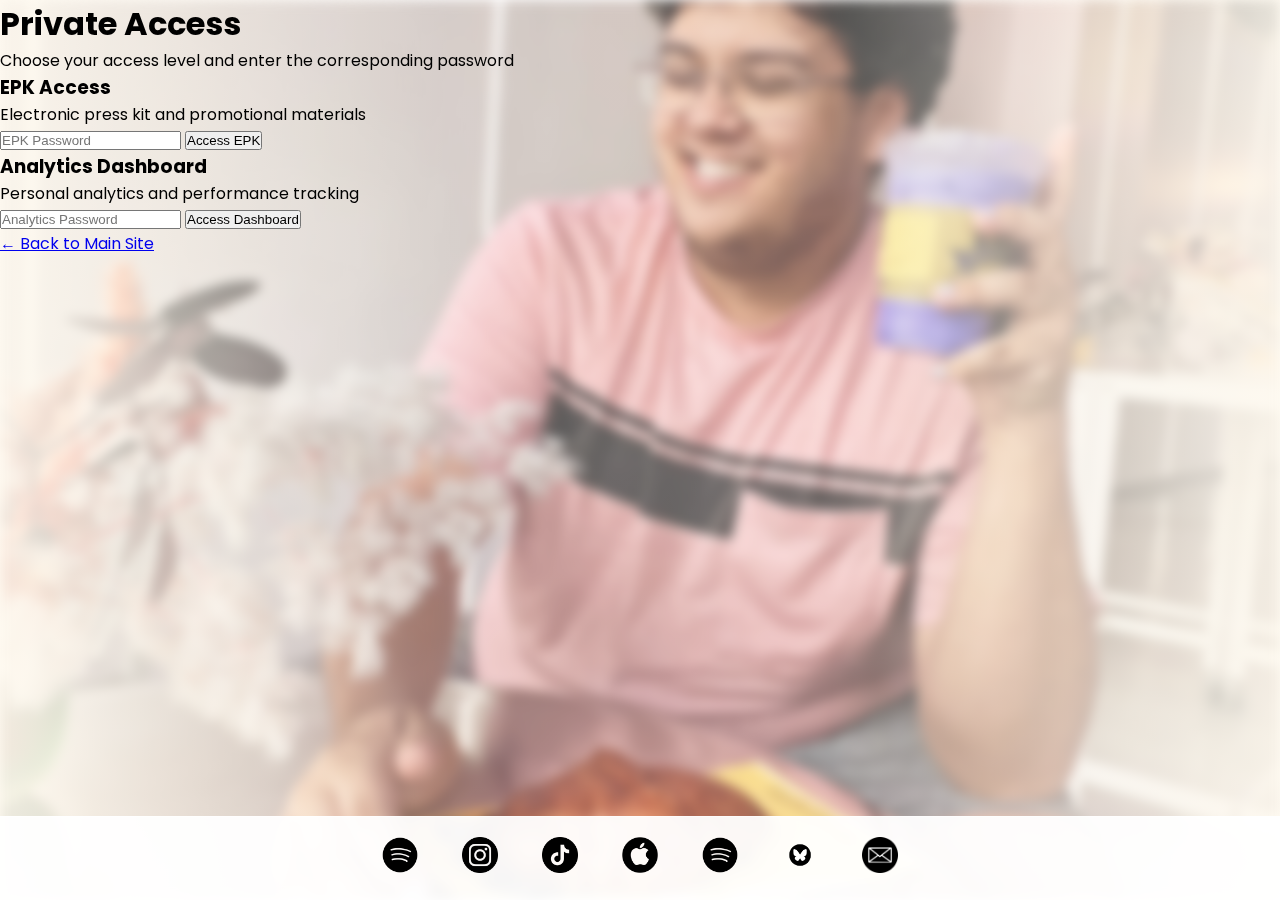
<file: portfolio.html>
<!DOCTYPE html>
<html lang="en">
  <head>
    <meta charset="utf-8">
    <meta name="viewport" content="width=device-width, initial-scale=1.0">
    <link rel="stylesheet" href="styles.css">
    <title>Ryan Vo - Portfolio</title>
    
    <link rel="icon" type="image/jpeg" href="images/background-photo.jpeg">
    <link rel="apple-touch-icon" href="images/background-photo.jpeg">
    
    <meta property="og:title" content="Ryan Vo - Portfolio">
    <meta property="og:description" content="Music and all the heart that comes with it.">
    <meta property="og:image" content="https://ryanvomusic.github.io/images/background-photo.jpeg">
    <meta property="og:url" content="https://ryanvomusic.github.io">
    <meta property="og:type" content="website">
    
    <meta name="twitter:card" content="summary_large_image">
    <meta name="twitter:title" content="Ryan Vo - Portfolio">
    <meta name="twitter:description" content="Music and all the heart that comes with it.">
    <meta name="twitter:image" content="https://ryanvomusic.github.io/images/background-photo.jpeg">
  </head>
  <body>
    <script>
(function() {
    const currentPage = window.location.pathname.split('/').pop();
    const isAuthenticated = sessionStorage.getItem(currentPage + '_authenticated');
    
    if (!isAuthenticated) {
        window.location.href = 'private.html';
    }
})();
</script>
    <nav class="private-nav">
        <div class="nav-content">
            <h2>Data Analytics Portfolio</h2>
            <a href="private.html" class="back-link">← Back to Private Access</a>
        </div>
    </nav>
    
    <main class="portfolio-page">
        <div class="portfolio-container">
            <section class="portfolio-intro">
                <h1>Technical Skills & Projects</h1>
                <p class="portfolio-tagline">Building data-driven insights for creative industries</p>
            </section>
            
            <section class="goals-section">
                <h2>Professional Goals</h2>
                <div class="goals-content">
                    <p>Seeking entry-level data analyst position in media/entertainment industry while building expertise in:</p>
                    <ul>
                        <li>Music industry analytics and insights</li>
                        <li>Social media performance analysis</li>
                        <li>Audience engagement optimization</li>
                        <li>Data visualization and reporting</li>
                    </ul>
                </div>
            </section>
            
            <section class="skills-section">
                <h2>Current Skills</h2>
                <div class="skills-grid">
                    <div class="skill-item">
                        <h3>In Progress</h3>
                        <ul>
                            <li>Google Data Analytics Certificate</li>
                            <li>JavaScript Fundamentals (freeCodeCamp)</li>
                        </ul>
                    </div>
                    <div class="skill-item">
                        <h3>Completed</h3>
                        <ul>
                            <li>HTML/CSS Fundamentals (freeCodeCamp)</li>
                            <li>Personal Website Development</li>
                        </ul>
                    </div>
                    <div class="skill-item">
                        <h3>Tools & Platforms</h3>
                        <ul>
                            <li>GitHub & GitHub Pages</li>
                            <li>Google Analytics</li>
                            <li>Canva & Design Tools</li>
                        </ul>
                    </div>
                </div>
            </section>
            
            <section class="projects-section">
                <h2>Projects</h2>
                <div class="projects-grid">
                    <div class="project-card placeholder">
                        <div class="project-image">
                            <span>Coming Soon</span>
                        </div>
                        <div class="project-info">
                            <h3>Music Analytics Dashboard</h3>
                            <p>Planned project to analyze streaming performance and social media engagement</p>
                            <span class="project-status">In Development</span>
                        </div>
                    </div>
                    
                    <div class="project-card placeholder">
                        <div class="project-image">
                            <span>Coming Soon</span>
                        </div>
                        <div class="project-info">
                            <h3>Artist Website Analytics</h3>
                            <p>Implementation and analysis of website performance metrics</p>
                            <span class="project-status">In Development</span>
                        </div>
                    </div>
                    
                    <div class="project-card placeholder">
                        <div class="project-image">
                            <span>Coming Soon</span>
                        </div>
                        <div class="project-info">
                            <h3>Google Data Analytics Capstone</h3>
                            <p>Final certificate project - TBD</p>
                            <span class="project-status">Future</span>
                        </div>
                    </div>
                </div>
            </section>
        </div>
    </main>
    <footer class="social-footer">
    	<a href="https://open.spotify.com/artist/7qaQKE3XFyZMXK7Wzyq6ob?si=zOfvrS5oTPuAOexPLG_hSQ" class="social-icon" target="_blank" title="Spotify">
      	<img src="images/social-icons/spotify.jpeg" alt="Spotify">
      </a>
      <a href="https://www.instagram.com/ryanvomusic/" class="social-icon" target="_blank" title="Instagram">
      	<img src="images/social-icons/instagram.jpeg" alt="Instagram">
      </a>
      <a href="https://www.tiktok.com/@ryanvomusic" class="social-icon" target="_blank" title="TikTok">
      	<img src="images/social-icons/tiktok.jpeg" alt="TikTok">
      </a>
      <a href="https://music.apple.com/us/artist/ryan-vo/1255223748" class="social-icon" target="_blank" title="Apple Music">
      	<img src="images/social-icons/apple.jpeg" alt="Apple Music">
      </a>
      <a href="https://x.com/ryanvomusic" class="social-icon" target="_blank" title="Twitter">
      	<img src="images/social-icons/twitter.jpeg" alt="Twitter">
      </a>
      <a href="https://bsky.app/profile/ryanvomusic.bsky.social" class="social-icon" target="_blank" title="Bluesky">
      	<img src="images/social-icons/bluesky.jpeg" alt="Bluesky">
      </a>
      <a href="mailto:ryanvomusic@gmail.com" class="social-icon" title="Email">
        <img src="images/social-icons/email.png" alt="Email">
      </a>
    </footer>
  </body>
</html>
</file>
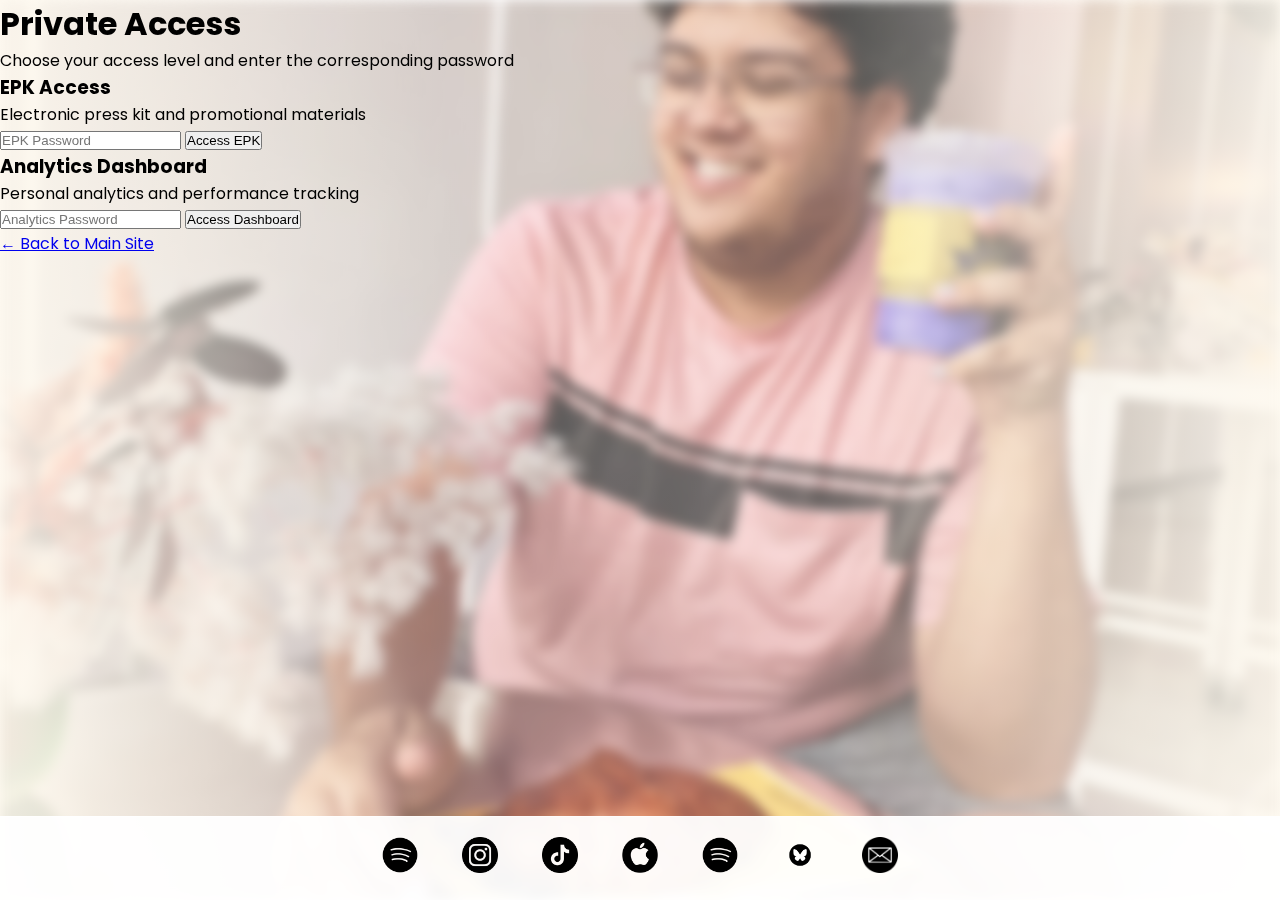
<file: private.html>
<!DOCTYPE html>

<html lang="en">

<head>

<!-- Character Encoding -->

  <meta charset="utf-8">

<!-- Viewport (Mobile Responsiveness) -->

  <meta name="viewport" content="width=device-width, initial-scale=1.0">

<!-- CSS Stylesheet -->

  <link rel="stylesheet" href="styles.css">

<!-- SEO Title -->

  <title>Ryan Vo - Private Access</title>

<!-- Favicon (Browser Icons/Apple Home Screen Icons) -->

  <link rel="icon" type="image/jpeg" href="images/background-photo.jpeg">
  <link rel="apple-touch-icon" href="images/background-photo.jpeg">

<!-- Open Graph Meta Tags -->

  <meta property="og:title" content="Ryan Vo - Private Access">
  <meta property="og:description" content="Music and all the heart that comes with it.">
  <meta property="og:image" content="https://ryanvomusic.github.io/images/background-photo.jpeg">
  <meta property="og:url" content="https://ryanvomusic.github.io">
  <meta property="og:type" content="website">

<!-- Twitter Card Meta Tags -->

  <meta name="twitter:card" content="summary_large_image">
  <meta name="twitter:title" content="Ryan Vo - Private Access">
  <meta name="twitter:description" content="Music and all the heart that comes with it.">
  <meta name="twitter:image" content="https://ryanvomusic.github.io/images/background-photo.jpeg">

</head>

<body class="private-access">

<!-- Password Entry Container -->

  <div class="password-container">
    <h1>Private Access</h1>
    <p>Choose your access level and enter the corresponding password</p>

<!-- Electronic Press Kit Password Entry -->

      <div class="access-section">
        <h3>EPK Access</h3>
        <p>Electronic press kit and promotional materials</p>
        <form class="password-form" data-redirect="epk.html">
          <input type="password" placeholder="EPK Password" required>
          <button type="submit">Access EPK</button>
        </form>
      </div>

<!-- End of Electronic Press Kit Password Entry -->
<!-- Ryan Vo Analytics Dashboard Password Entry -->

      <div class="access-section">
        <h3>Analytics Dashboard</h3>
        <p>Personal analytics and performance tracking</p>
        <form class="password-form" data-redirect="analytics.html">
          <input type="password" placeholder="Analytics Password" required>
          <button type="submit">Access Dashboard</button>
        </form>
      </div>

<!-- End of Ryan Vo Analytics Dashboard Password Entry -->

    </div>

<!-- End of Password Entry Container -->
<!-- Error Message -->

    <div id="errorMessage" style="display: none;">
      <p>Incorrect password. Please try again.</p>
    </div>

<!-- End of Error Message -->
<!-- Redirect (index.html) -->

    <div class="back-to-site">
      <a href="index.html">← Back to Main Site</a>
    </div>

<!-- End of Redirect -->

  </div>

<!-- Social Links Footer -->

  <footer class="social-footer">
    <a href="https://open.spotify.com/artist/7qaQKE3XFyZMXK7Wzyq6ob?si=zOfvrS5oTPuAOexPLG_hSQ" class="social-icon" target="_blank" title="Spotify">
      <img src="images/social-icons/spotify.jpeg" alt="Spotify">
    </a>
    <a href="https://www.instagram.com/ryanvomusic/" class="social-icon" target="_blank" title="Instagram">
      <img src="images/social-icons/instagram.jpeg" alt="Instagram">
    </a>
    <a href="https://www.tiktok.com/@ryanvomusic" class="social-icon" target="_blank" title="TikTok">
      <img src="images/social-icons/tiktok.jpeg" alt="TikTok">
    </a>
    <a href="https://music.apple.com/us/artist/ryan-vo/1255223748" class="social-icon" target="_blank" title="Apple Music">
      <img src="images/social-icons/apple.jpeg" alt="Apple Music">
    </a>
    <a href="https://x.com/ryanvomusic" class="social-icon" target="_blank" title="Twitter">
      <img src="images/social-icons/twitter.jpeg" alt="Twitter">
    </a>
    <a href="https://bsky.app/profile/ryanvomusic.bsky.social" class="social-icon" target="_blank" title="Bluesky">
      <img src="images/social-icons/bluesky.jpeg" alt="Bluesky">
    </a>
    <a href="mailto:ryanvoprism@gmail.com" class="social-icon" title="Email">
      <img src="images/social-icons/email.png" alt="Email">
    </a>
  </footer>

<!-- End of Social Links Footer -->
<!-- Password Protection -->

<script>
const passwords = {
  'epk.html': atob('UlZNUHJlc3NLaXQ='), 
  'analytics.html': atob('VmlldG5hbWV4aWNhbi4x')
};

document.querySelectorAll('.password-form').forEach(form => {
  form.addEventListener('submit', function(e) {
    e.preventDefault();
    const password = this.querySelector('input[type="password"]').value;
    const redirect = this.dataset.redirect;
    const correctPassword = passwords[redirect];

    if (password === correctPassword) {
      // Set session flag for this specific page
      sessionStorage.setItem(redirect + '_authenticated', 'true');
      window.location.href = redirect;
    } else {
      document.getElementById('errorMessage').style.display = 'block';
      this.querySelector('input[type="password"]').value = '';
      setTimeout(() => {
        document.getElementById('errorMessage').style.display = 'none';
      }, 3000);
    }
  });
});
</script>

</body>

</html>
</file>
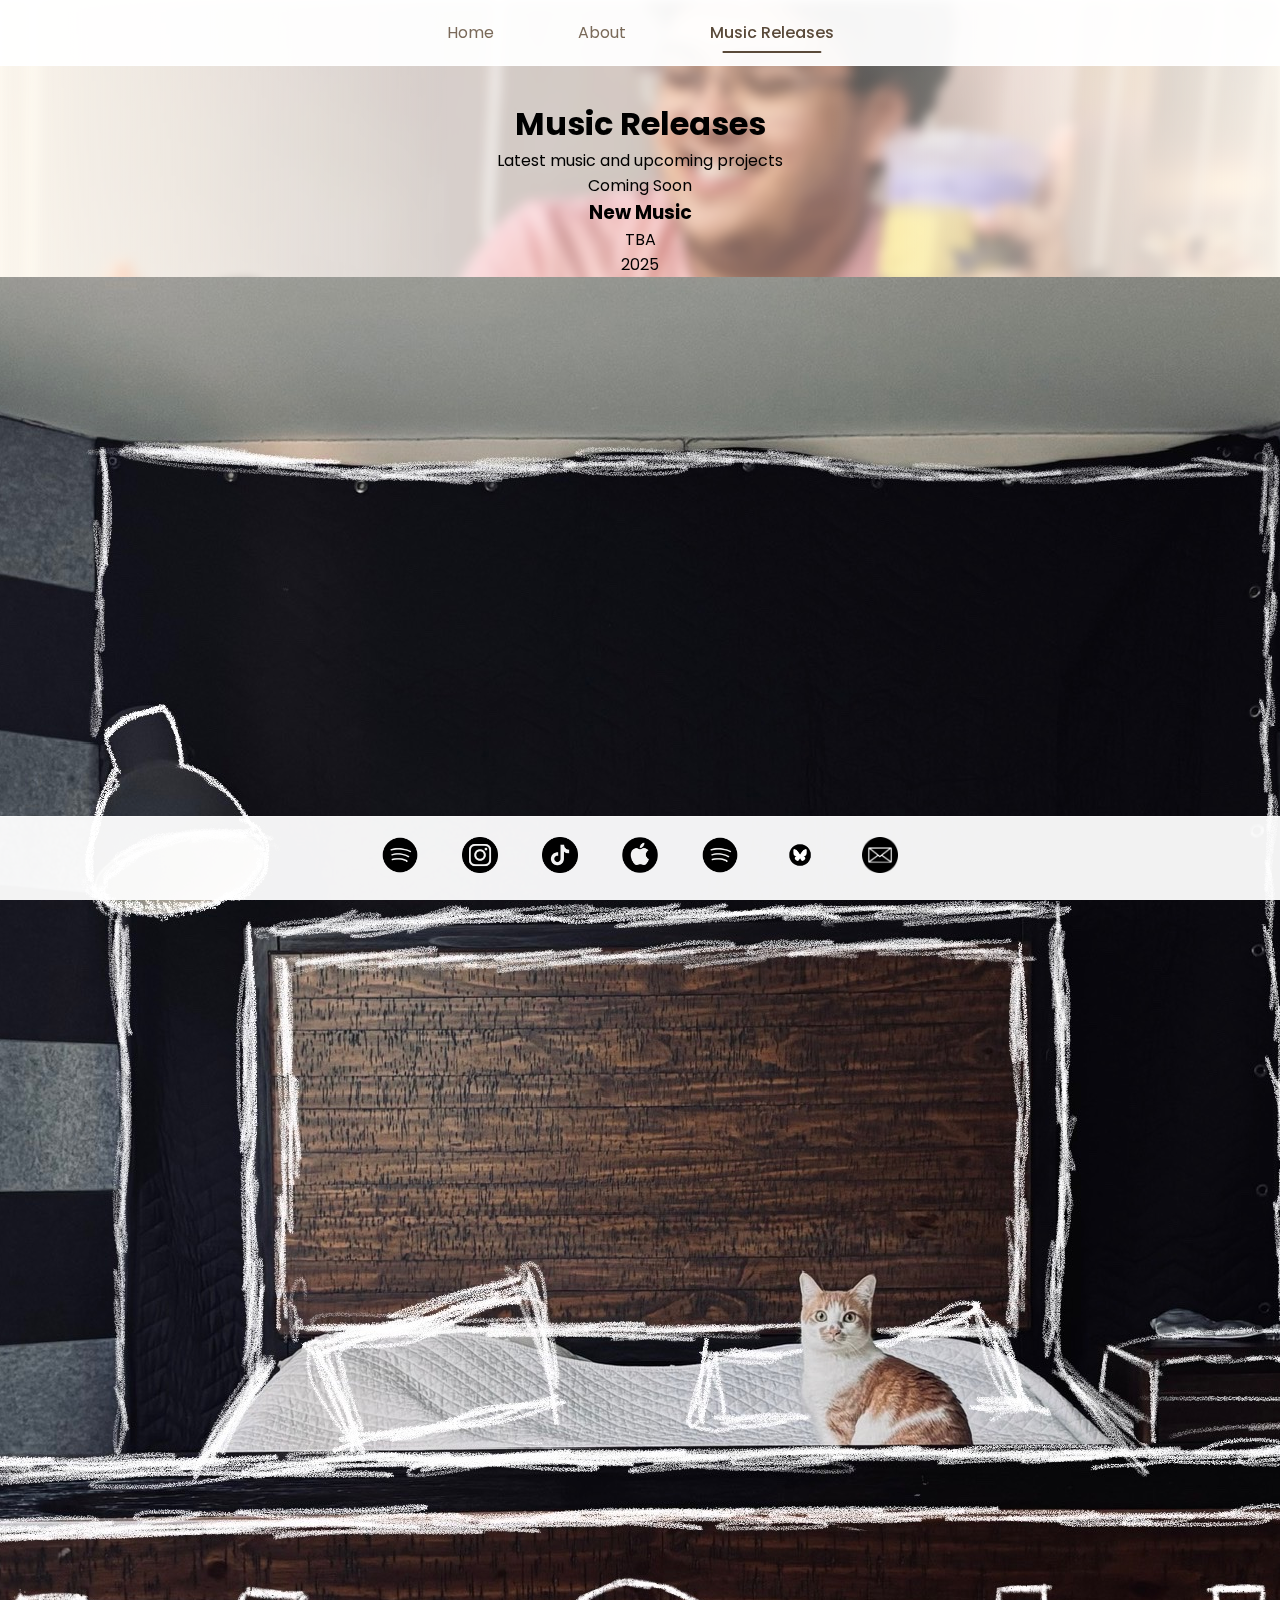
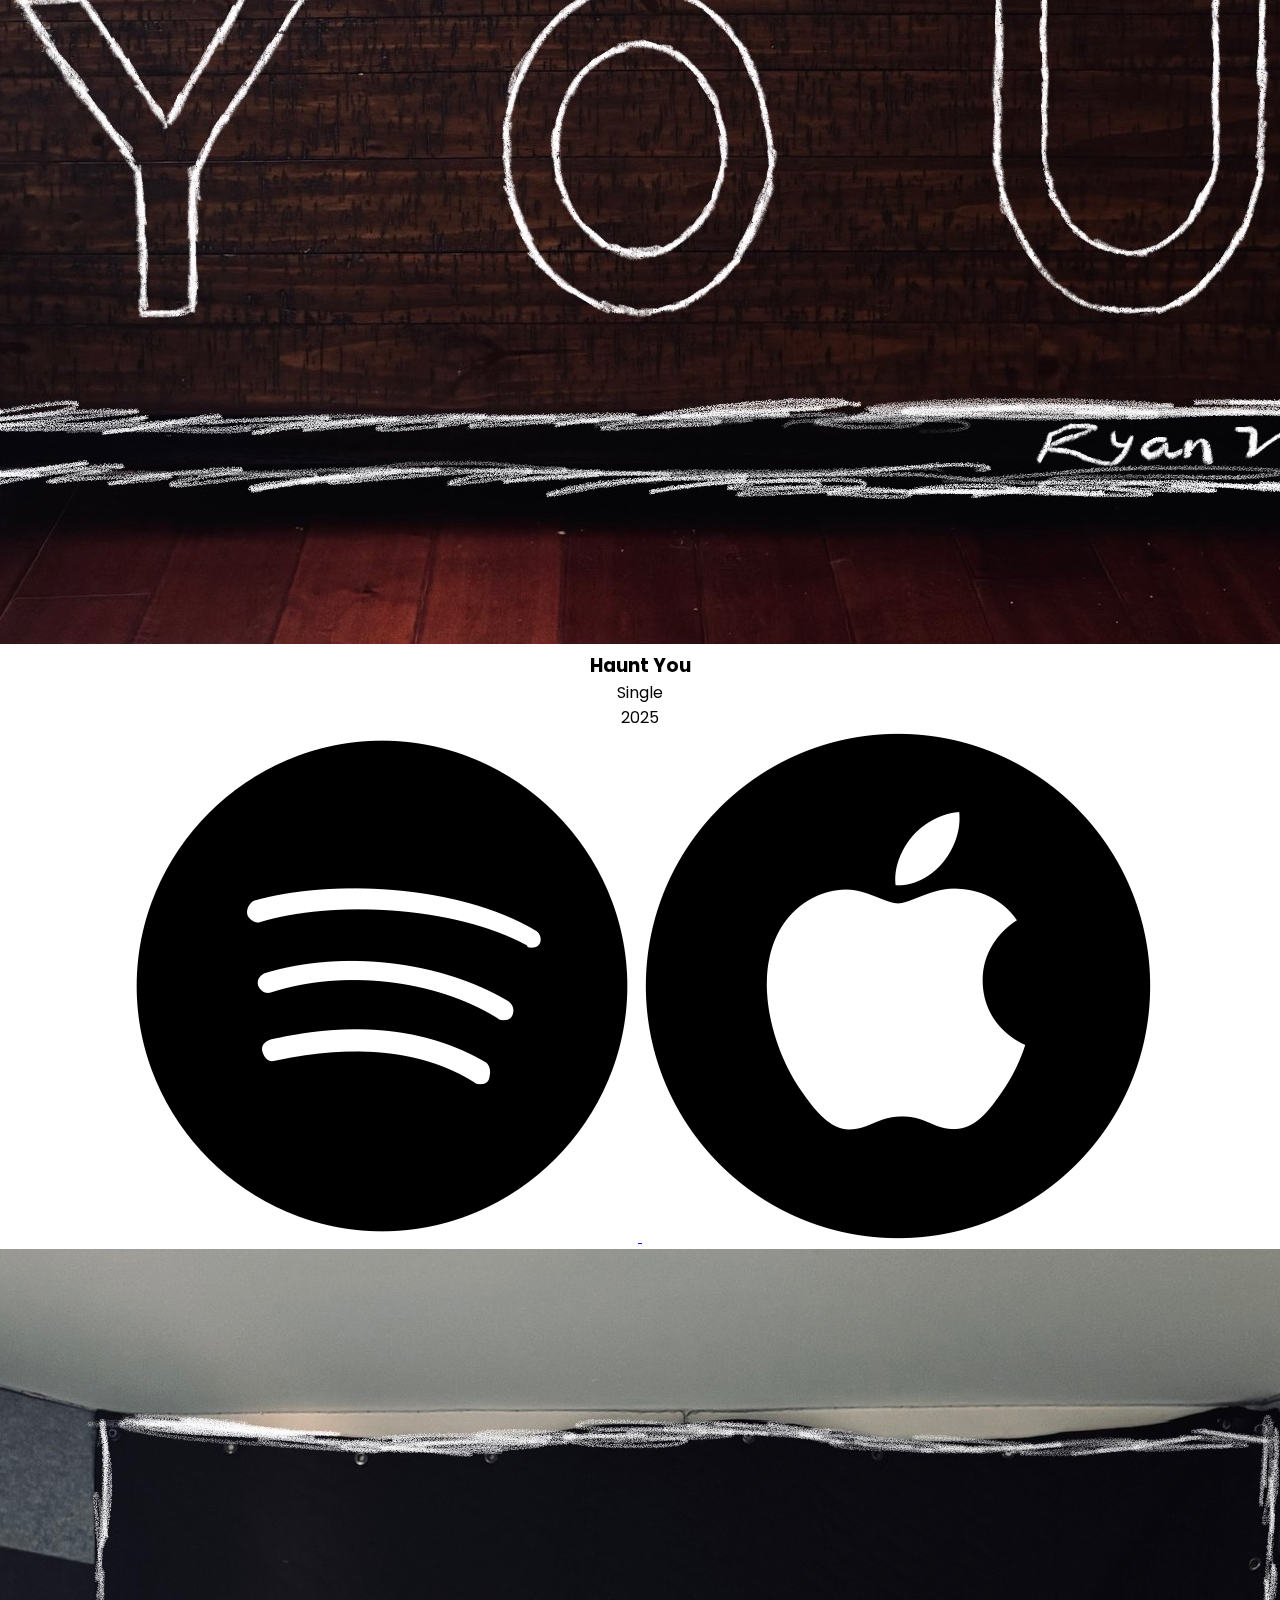
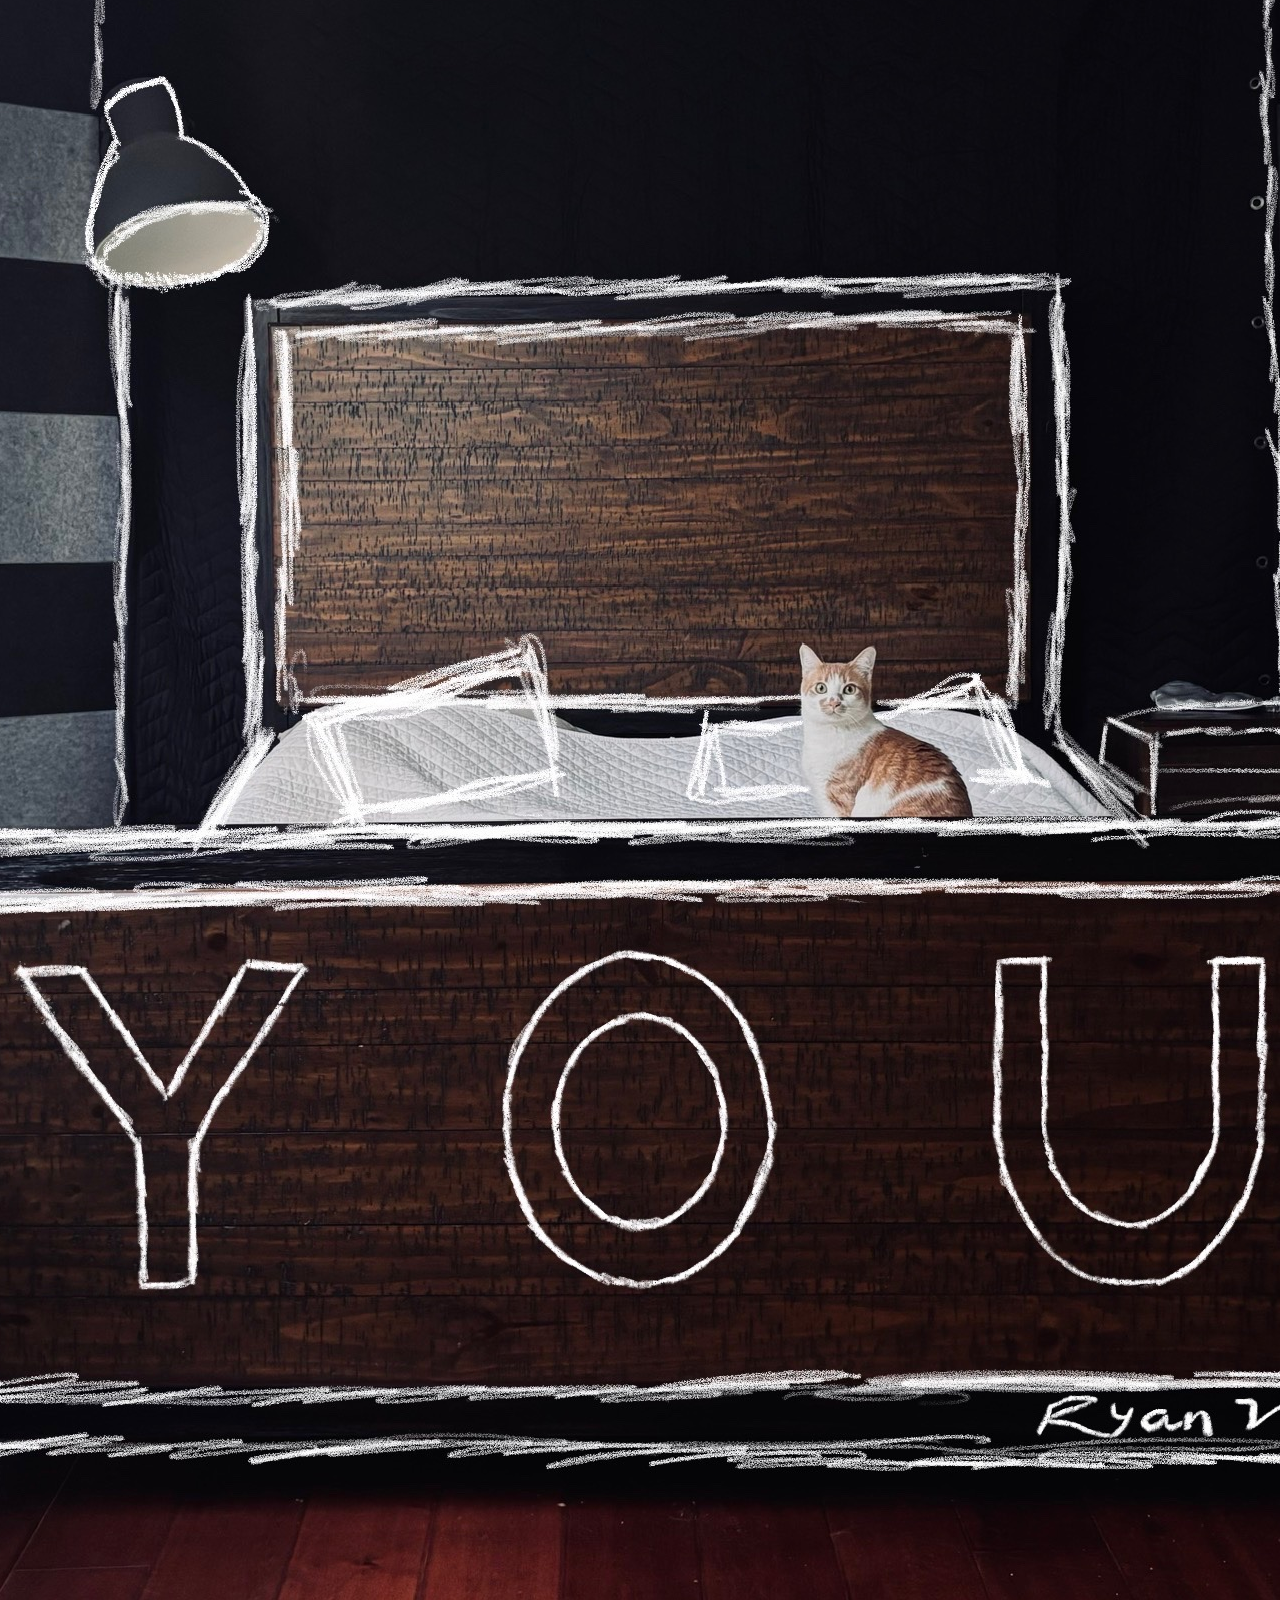
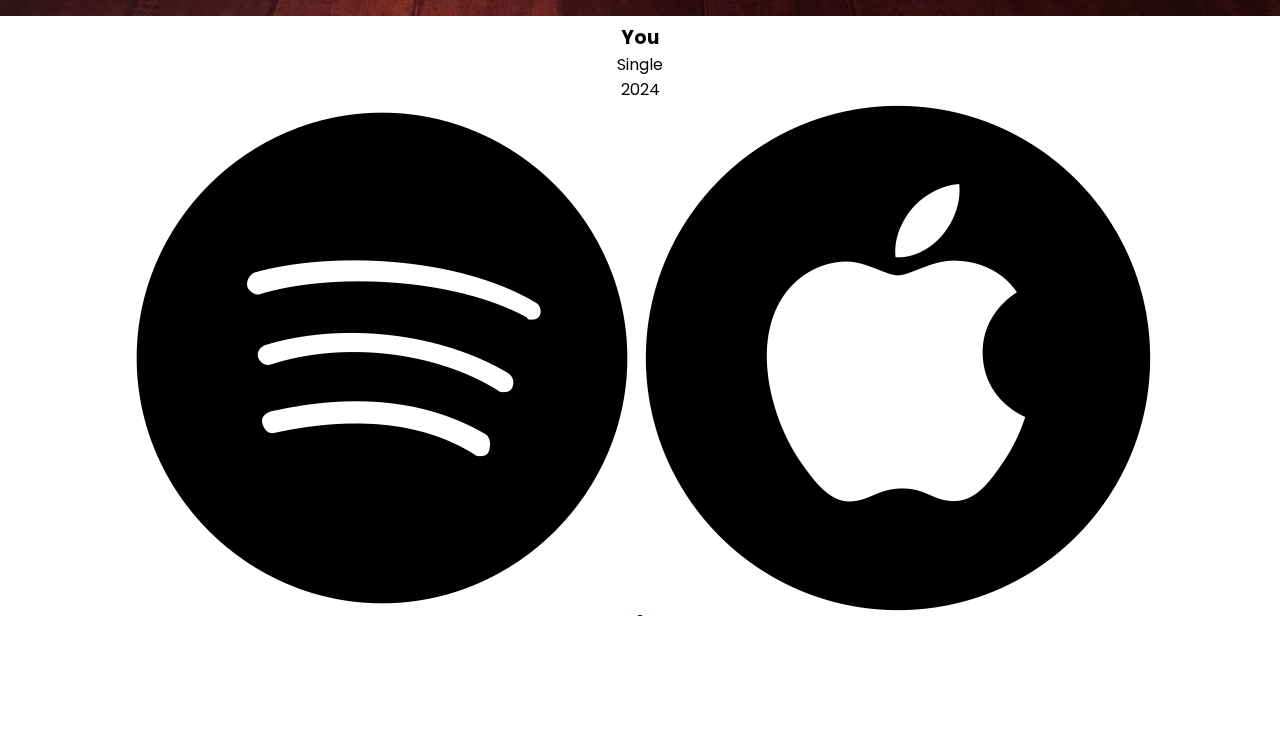
<file: releases.html>
<!DOCTYPE html>

<html lang="en">
  
<head>

<!-- Google Analytics Tag -->

<script async src="https://www.googletagmanager.com/gtag/js?id=G-FH61R8YH31"></script>
<script>
  window.dataLayer = window.dataLayer || [];
  function gtag(){dataLayer.push(arguments);}
  gtag('js', new Date());

  gtag('config', 'G-FH61R8YH31');
</script>

<!-- Character Encoding -->

    <meta charset="utf-8">

<!-- Viewport (Mobile Responsiveness) -->

    <meta name="viewport" content="width=device-width, initial-scale=1.0">

<!-- CSS Stylesheet -->

    <link rel="stylesheet" href="styles.css">

<!-- SEO Title -->

    <title>Ryan Vo - Music Releases</title>

<!-- Favicons (Browser Icons/Apple Home Screen Icons) -->

    <link rel="icon" type="image/jpeg" href="images/background-photo.jpeg">
    <link rel="apple-touch-icon" href="images/background-photo.jpeg">

<!-- Open Graph Meta Tags -->

    <meta property="og:title" content="Ryan Vo - Music Releases">
    <meta property="og:description" content="Music and all the heart that comes with it.">
    <meta property="og:image" content="https://ryanvomusic.github.io/images/background-photo.jpeg">
    <meta property="og:url" content="https://ryanvomusic.github.io/releases.html">
    <meta property="og:type" content="website">

<!-- Twitter Card Meta Tags -->

    <meta name="twitter:card" content="summary_large_image">
    <meta name="twitter:title" content="Ryan Vo - Music Releases">
    <meta name="twitter:description" content="Music and all the heart that comes with it.">
    <meta name="twitter:image" content="https://ryanvomusic.github.io/images/background-photo.jpeg">

</head>

<body>

<!-- Navigation Bar -->

    <nav class="navbar">
        <a href="index.html" class="nav-link">Home</a>
        <a href="about.html" class="nav-link">About</a>
        <a href="releases.html" class="nav-link active">Music Releases</a>
    </nav>

<!-- End of Navigation Bar -->

    <main class="releases-page">
        <div class="releases-container">
            <h1>Music Releases</h1>
            <p class="releases-intro">Latest music and upcoming projects</p>

<!-- Coming Soon Grid -->

            <div class="releases-grid coming-soon">
                <div class="release-card coming-soon">
                    <div class="release-artwork">

<!-- Option 1: No Song To Promote -->

                        <div class="coming-soon-placeholder">
                            <span>Coming Soon</span>
                        </div>

<!-- Option 2: Song Promotion -->
<!-- When promoting, replace 'Song Title' with appropriate song name -->
<!--
                        <a href="" target="_blank" class="pre-save-container" onclick="trackStreamingClick('HyperFollow', 'Song Title')">
                          <img src="" alt="Song Title">
                          <span class="pre-save-text">Pre-Save</span>
                        </a>
-->

                    </div>
                    <div class="release-info">

<!-- Add song title and release date when promoting -->

                        <h3>New Music</h3>
                        <p class="release-type">TBA</p>
                        <p class="release-date">2025</p>
                    </div>
                </div>
            </div>

<!-- End of Coming Soon Grid -->
<!-- Releases Grid -->

            <div class="releases-grid">

<!-- Haunt You Card -->

                <div class="release-card">
                    <div class="release-artwork">
                        <img src="images/album-covers/haunt-you-artwork.jpeg" alt="Haunt You - Single Artwork">
                    </div>
                    <div class="release-info">
                        <h3>Haunt You</h3>
                        <p class="release-type">Single</p>
                        <p class="release-date">2025</p>
                        <div class="streaming-links">
                            <a href="https://open.spotify.com/track/0ZUUmeoTIRaZRuDtPPT4cN?si=zUD7ZNboSqOHY3lEgfwuvw" target="_blank" class="stream-icon" onclick="trackStreamingClick('Spotify', 'Haunt You')">
                                <img src="images/social-icons/spotify.jpeg" alt="Spotify">
                            </a>
                            <a href="https://music.apple.com/us/album/haunt-you/1809591179?i=1809591180" target="_blank" class="stream-icon" onclick="trackStreamingClick('Apple Music', 'Haunt You')">
                                <img src="images/social-icons/apple.jpeg" alt="Apple Music">
                            </a>
                        </div>
                    </div>
                </div>

<!-- End of Haunt You Card -->
<!-- You Card -->

                <div class="release-card">
                    <div class="release-artwork">
                        <img src="images/album-covers/you-artwork.jpeg" alt="You - Single Artwork">
                    </div>
                    <div class="release-info">
                        <h3>You</h3>
                        <p class="release-type">Single</p>
                        <p class="release-date">2024</p>
                        <div class="streaming-links">
                            <a href="https://open.spotify.com/track/5zYjzyD7JWmA9auGyZzgmi?si=x4qNgoZkTc6I5IrUnuDLTQ" target="_blank" class="stream-icon" onclick="trackStreamingClick('Spotify', 'You')">
                                <img src="images/social-icons/spotify.jpeg" alt="Spotify">
                            </a>
                            <a href="https://music.apple.com/us/album/you/1785391417?i=1785391418" target="_blank" class="stream-icon" onclick="trackStreamingClick('Apple Music', 'You')">
                                <img src="images/social-icons/apple.jpeg" alt="Apple Music">
                            </a>
                        </div>
                    </div>
                </div>

<!-- End of You Card -->

            </div>

<!-- End of Releases Grid -->

        </div>
    </main>

<!-- Social Links Footer -->

    <footer class="social-footer">
      <a href="https://open.spotify.com/artist/7qaQKE3XFyZMXK7Wzyq6ob?si=zOfvrS5oTPuAOexPLG_hSQ" class="social-icon" target="_blank" title="Spotify" onclick="trackSocialClick('Spotify')">
        <img src="images/social-icons/spotify.jpeg" alt="Spotify">
      </a>
      <a href="https://www.instagram.com/ryanvomusic/" class="social-icon" target="_blank" title="Instagram" onclick="trackSocialClick('Instagram')">
        <img src="images/social-icons/instagram.jpeg" alt="Instagram">
      </a>
      <a href="https://www.tiktok.com/@ryanvomusic" class="social-icon" target="_blank" title="TikTok" onclick="trackSocialClick('TikTok')">
        <img src="images/social-icons/tiktok.jpeg" alt="TikTok">
      </a>
      <a href="https://music.apple.com/us/artist/ryan-vo/1255223748" class="social-icon" target="_blank" title="Apple Music" onclick="trackSocialClick('Apple Music')">
        <img src="images/social-icons/apple.jpeg" alt="Apple Music">
      </a>
      <a href="https://x.com/ryanvomusic" class="social-icon" target="_blank" title="Twitter" onclick="trackSocialClick('Twitter')">
        <img src="images/social-icons/twitter.jpeg" alt="Twitter">
      </a>
      <a href="https://bsky.app/profile/ryanvomusic.bsky.social" class="social-icon" target="_blank" title="Bluesky" onclick="trackSocialClick('Bluesky')">
        <img src="images/social-icons/bluesky.jpeg" alt="Bluesky">
      </a>
      <a href="mailto:ryanvomusic@gmail.com" class="social-icon" title="Email" onclick="trackSocialClick('Email')">
        <img src="images/social-icons/email.png" alt="Email">
      </a>
    </footer>

<!-- End of Social Links Footer -->
<!-- Google Analytics Social/Streaming Click Tracking -->

<script>
function trackSocialClick(platform) {
  gtag('event', 'social_click', {
    'event_category': 'Social Media',
    'event_label': platform,
    'page': window.location.pathname
  });
}

function trackStreamingClick(platform, song) {
  gtag('event', 'streaming_click', {
    'event_category': 'Music Streaming',
    'event_label': platform + ' - ' + song
  });
}
</script>

</body>

</html>
</file>
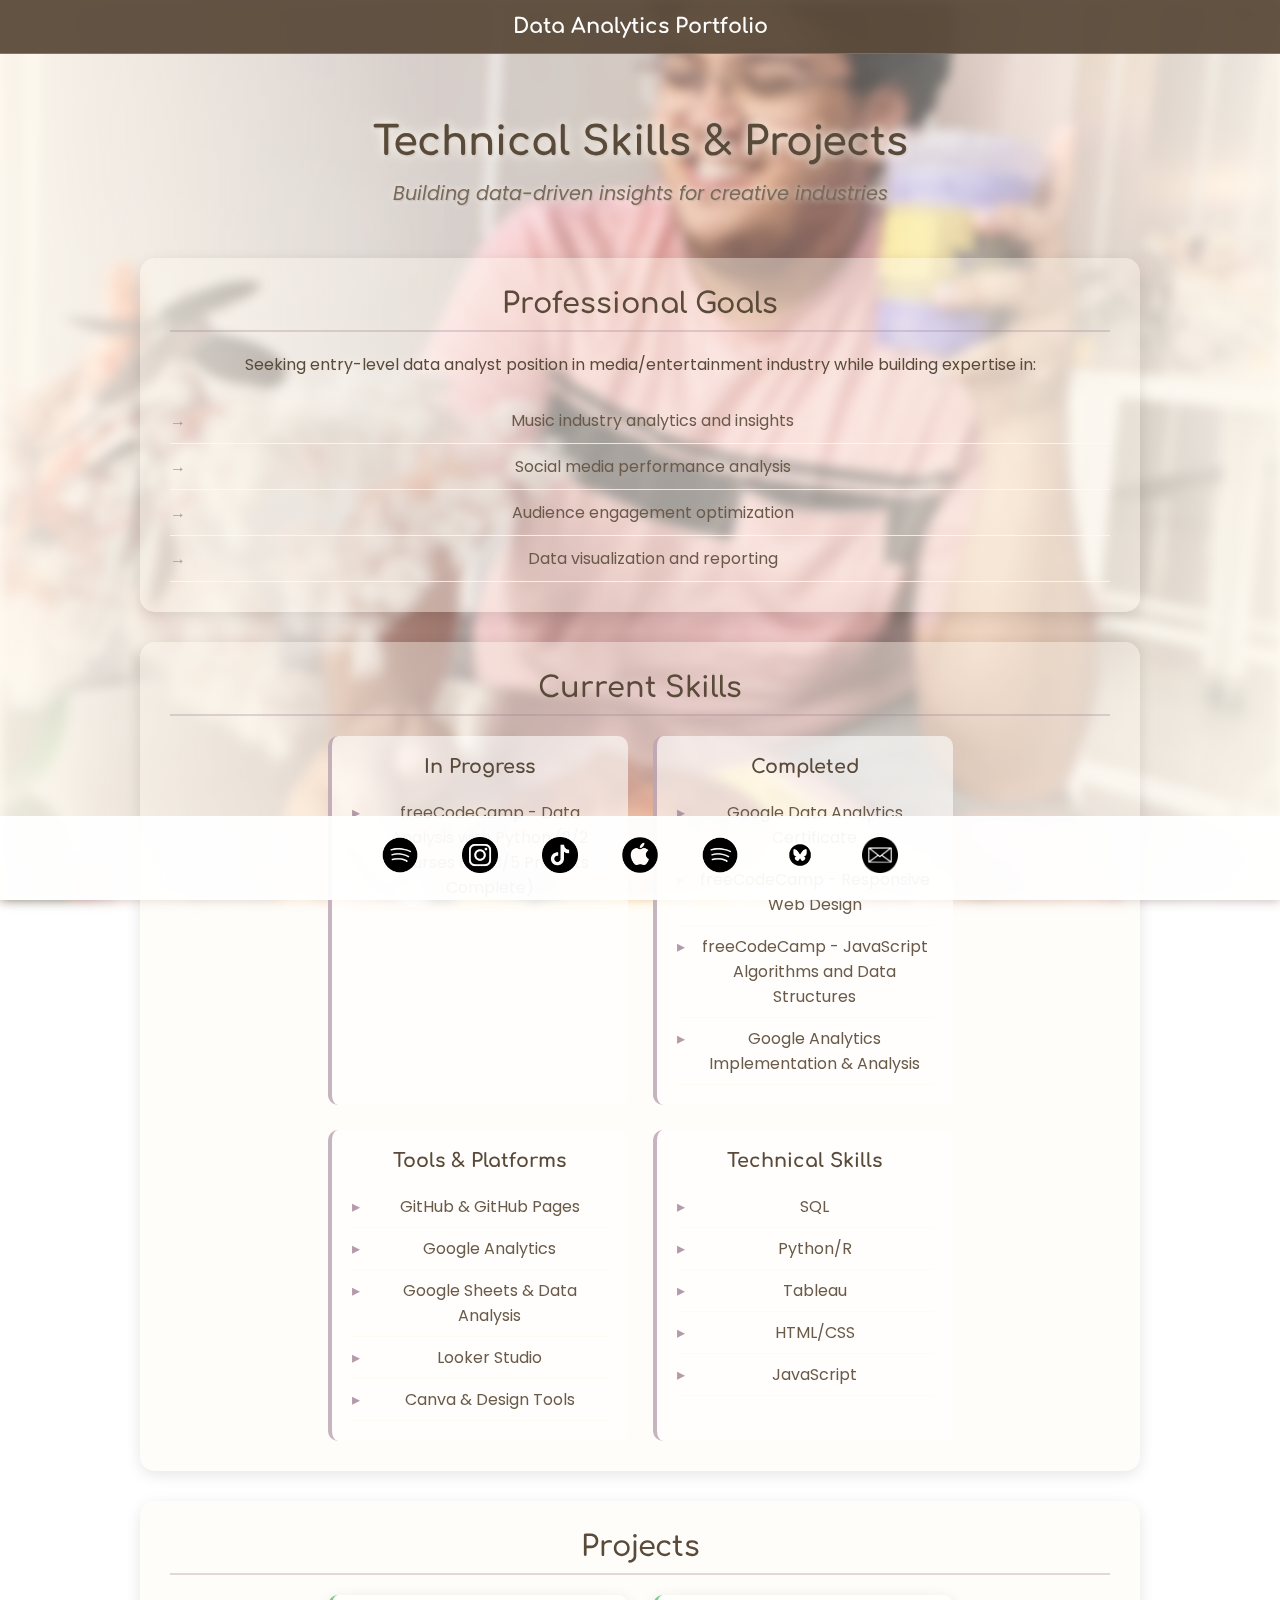
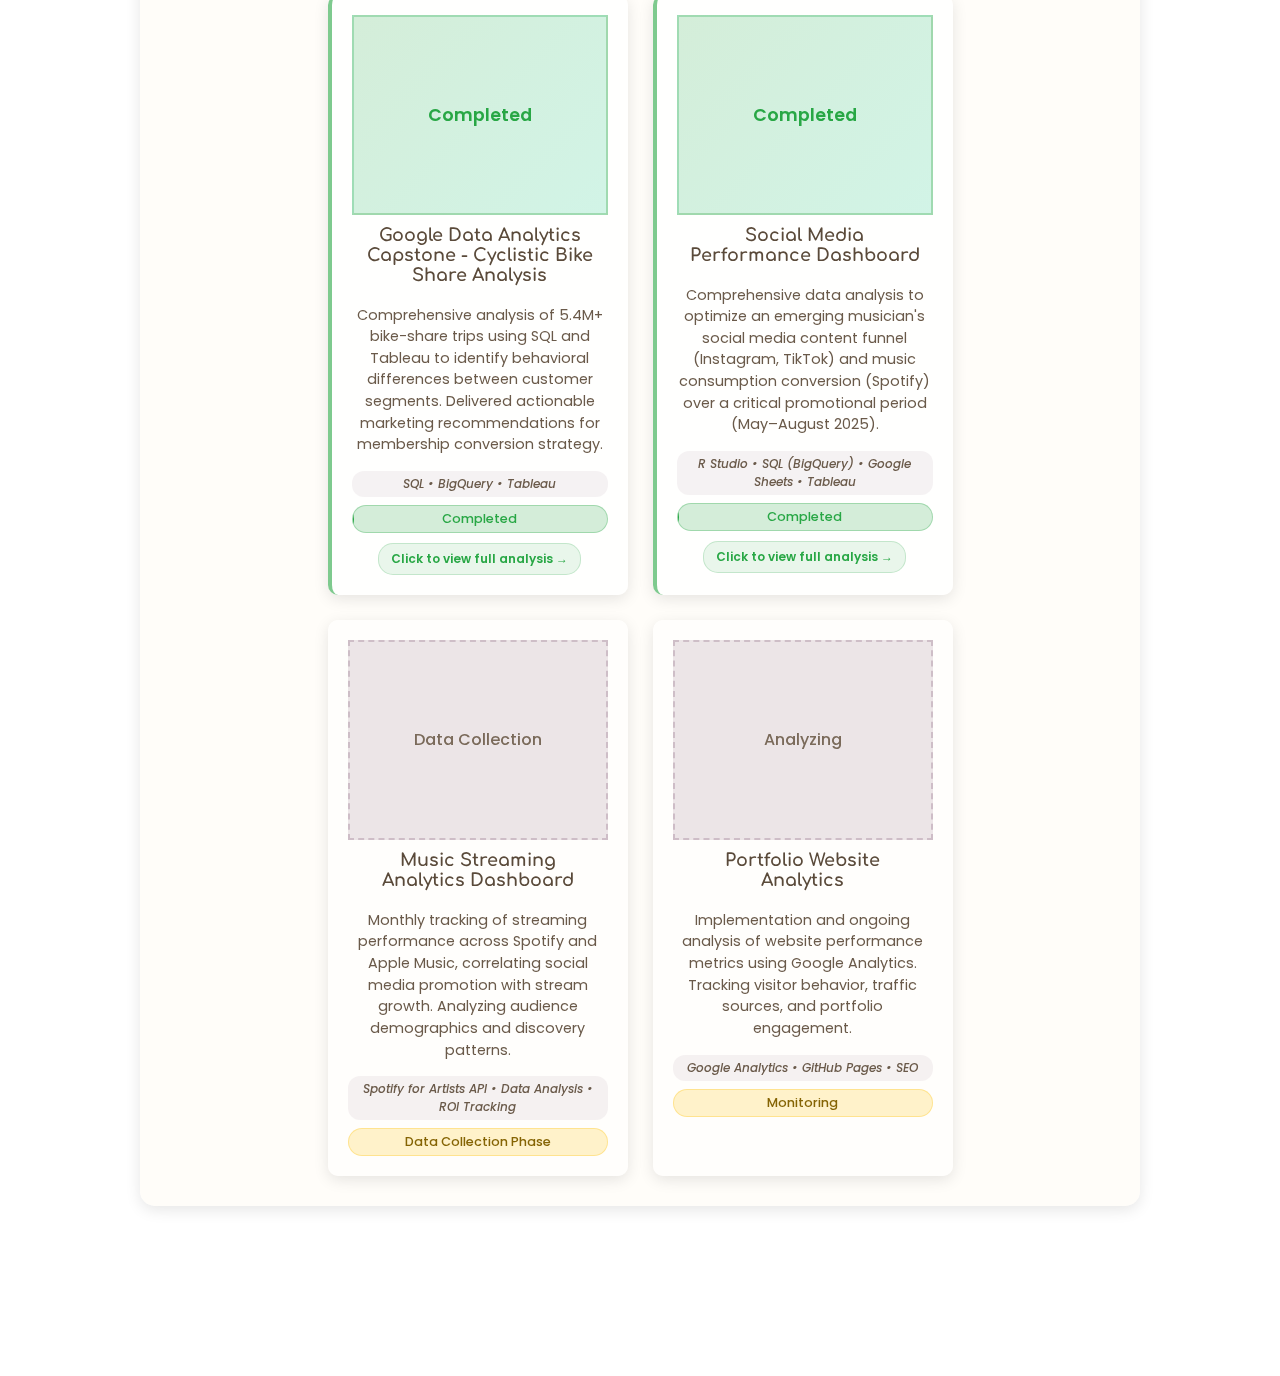
<file: data/portfolio.html>
<!DOCTYPE html>

<html lang="en">

<head>

<!-- Character Encoding -->

  <meta charset="utf-8">

<!-- Viewport (Mobile Responsiveness) -->

  <meta name="viewport" content="width=device-width, initial-scale=1.0">

<!-- CSS Stylesheets -->

  <link rel="stylesheet" href="universal.css">
  <link rel="stylesheet" href="portfolio.css">

<!-- SEO Title -->

  <title>Ryan Vo - Portfolio</title>

<!-- Favicons (Browser Icons/Apple Home Screen Icons) -->

  <link rel="icon" type="image/jpeg" href="../images/background-photo.jpeg">
  <link rel="apple-touch-icon" href="../images/background-photo.jpeg">

<!-- Open Graph Meta Tags -->

  <meta property="og:title" content="Ryan Vo - Portfolio">
  <meta property="og:description" content="Music and all the heart that comes with it.">
  <meta property="og:image" content="https://ryanvomusic.github.io/images/background-photo.jpeg">
  <meta property="og:url" content="https://ryanvomusic.github.io">
  <meta property="og:type" content="website">

<!-- Twitter Card Meta Tags -->

  <meta name="twitter:card" content="summary_large_image">
  <meta name="twitter:title" content="Ryan Vo - Portfolio">
  <meta name="twitter:description" content="Music and all the heart that comes with it.">
  <meta name="twitter:image" content="https://ryanvomusic.github.io/images/background-photo.jpeg">

</head>

<body>

<!-- Navigation Bar -->

  <nav class="private-nav">
    <div class="nav-content">
      <h2>Data Analytics Portfolio</h2>
    </div>
  </nav>

<!-- End of Navigation Bar -->

  <main class="portfolio-page">

<!-- Portfolio Container -->

    <div class="portfolio-container">
      <section class="portfolio-intro">
        <h1>Technical Skills & Projects</h1>
        <p class="portfolio-tagline">Building data-driven insights for creative industries</p>
      </section>

<!-- Goals Section -->

      <section class="goals-section">
        <h2>Professional Goals</h2>
        <div class="goals-content">
          <p>Seeking entry-level data analyst position in media/entertainment industry while building expertise in:</p>
          <ul>
            <li>Music industry analytics and insights</li>
            <li>Social media performance analysis</li>
            <li>Audience engagement optimization</li>
            <li>Data visualization and reporting</li>
          </ul>
        </div>
      </section>

<!-- End of Goals Section -->
<!-- Skills Section -->

      <section class="skills-section">
        <h2>Current Skills</h2>
        <div class="skills-grid">

<!-- In Progress -->

          <div class="skill-item">
            <h3>In Progress</h3>
            <ul>
              <li>freeCodeCamp - Data Analysis with Python (2/2 Courses and 3/5 Projects Complete)</li>
            </ul>
          </div>

<!-- End of In Progress -->
<!-- Completed -->

          <div class="skill-item">
            <h3>Completed</h3>
            <ul>
              <li>Google Data Analytics Certificate</li>
              <li>freeCodeCamp - Responsive Web Design</li>
              <li>freeCodeCamp - JavaScript Algorithms and Data Structures</li>
              <li>Google Analytics Implementation & Analysis</li>
            </ul>
          </div>

<!-- End of Completed -->
<!-- Tools & Platforms -->

          <div class="skill-item">
            <h3>Tools & Platforms</h3>
            <ul>
              <li>GitHub & GitHub Pages</li>
              <li>Google Analytics</li>
              <li>Google Sheets & Data Analysis</li>
              <li>Looker Studio</li>
              <li>Canva & Design Tools</li>
            </ul>
          </div>
          <div class="skill-item">
            <h3>Technical Skills</h3>
            <ul>
              <li>SQL</li>
              <li>Python/R</li>
              <li>Tableau</li>
              <li>HTML/CSS</li>
              <li>JavaScript</li>
            </ul>
          </div>

<!-- End of Tools & Platforms -->

        </div>
      </section>

<!-- End Skills Section -->
<!-- Projects Section -->

      <section class="projects-section">
        <h2>Projects</h2>
        <div class="projects-grid">

<!-- Project 1: Cyclistic Case Study - Capstone -->

          <div class="project-card active">
            <a href="cyclistic-analysis.html" style="text-decoration: none; color: inherit;">
              <div class="project-image">
                <span>Completed</span>
              </div>
              <div class="project-info">
                <h3>Google Data Analytics Capstone - Cyclistic Bike Share Analysis</h3>
                <p>Comprehensive analysis of 5.4M+ bike-share trips using SQL and Tableau to identify behavioral differences between customer segments. Delivered actionable marketing recommendations for membership conversion strategy.</p>
                <div class="project-details">
                  <span class="tech-stack">SQL • BigQuery • Tableau</span>
                  <span class="project-status live">Completed</span>
                </div>
              </div>
            </a>
          </div>
          
<!-- End of Project 1: Cyclistic Case Study - Capstone -->
<!-- Project 2: Social Media Analytics -->

          <div class="project-card active">
            <a href="social-media-analysis.html" style="text-decoration: none; color: inherit;">
              <div class="project-image">
                <span>Completed</span>
              </div>
              <div class="project-info">
                <h3>Social Media Performance Dashboard</h3>
                <p>Comprehensive data analysis to optimize an emerging musician's social media content funnel (Instagram, TikTok) and music consumption conversion (Spotify) over a critical promotional period (May–August 2025).</p>
                <div class="project-details">
                  <span class="tech-stack">R Studio • SQL (BigQuery) • Google Sheets • Tableau</span>
                  <span class="project-status live">Completed</span>
                </div>
              </div>
            </a>
          </div>

<!-- End of Project 2: Social Media Analytics -->
<!-- Project 3: Streaming Analytics -->

          <div class="project-card placeholder">
            <div class="project-image">
              <span>Data Collection</span>
            </div>
            <div class="project-info">
              <h3>Music Streaming Analytics Dashboard</h3>
              <p>Monthly tracking of streaming performance across Spotify and Apple Music, correlating social media promotion with stream growth. Analyzing audience demographics and discovery patterns.</p>
              <div class="project-details">
                <span class="tech-stack">Spotify for Artists API • Data Analysis • ROI Tracking</span>
                <span class="project-status collecting">Data Collection Phase</span>
              </div>
            </div>
          </div>

<!-- End of Project 3: Streaming Analytics -->
<!-- Project 4: Website Analytics -->

          <div class="project-card placeholder">
            <div class="project-image">
              <span>Analyzing</span>
            </div>
            <div class="project-info">
              <h3>Portfolio Website Analytics</h3>
              <p>Implementation and ongoing analysis of website performance metrics using Google Analytics. Tracking visitor behavior, traffic sources, and portfolio engagement.</p>
              <div class="project-details">
                <span class="tech-stack">Google Analytics • GitHub Pages • SEO</span>
                <span class="project-status collecting">Monitoring</span>
              </div>
            </div>
          </div>

<!-- End of Project 4: Website Analytics -->

        </div>
      </section>

<!-- End of Projects Section -->

    </div>

<!-- End of Portfolio Container -->

  </main>

<!-- Social Link Footer -->

  <footer class="social-footer">
    <a href="https://open.spotify.com/artist/7qaQKE3XFyZMXK7Wzyq6ob?si=zOfvrS5oTPuAOexPLG_hSQ" class="social-icon" target="_blank" title="Spotify">
      <img src="../images/social-icons/spotify.jpeg" alt="Spotify">
    </a>
    <a href="https://www.instagram.com/ryanvomusic/" class="social-icon" target="_blank" title="Instagram">
      <img src="../images/social-icons/instagram.jpeg" alt="Instagram">
    </a>
    <a href="https://www.tiktok.com/@ryanvomusic" class="social-icon" target="_blank" title="TikTok">
      <img src="../images/social-icons/tiktok.jpeg" alt="TikTok">
    </a>
    <a href="https://music.apple.com/us/artist/ryan-vo/1255223748" class="social-icon" target="_blank" title="Apple Music">
      <img src="../images/social-icons/apple.jpeg" alt="Apple Music">
    </a>
    <a href="https://x.com/ryanvomusic" class="social-icon" target="_blank" title="Twitter">
      <img src="../images/social-icons/twitter.jpeg" alt="Twitter">
    </a>
    <a href="https://bsky.app/profile/ryanvomusic.bsky.social" class="social-icon" target="_blank" title="Bluesky">
      <img src="../images/social-icons/bluesky.jpeg" alt="Bluesky">
    </a>
    <a href="mailto:ryanvoprism@gmail.com" class="social-icon" title="Email">
      <img src="../images/social-icons/email.png" alt="Email">
    </a>
  </footer>

<!-- End of Social Link Footer -->

</body>

</html>
</file>
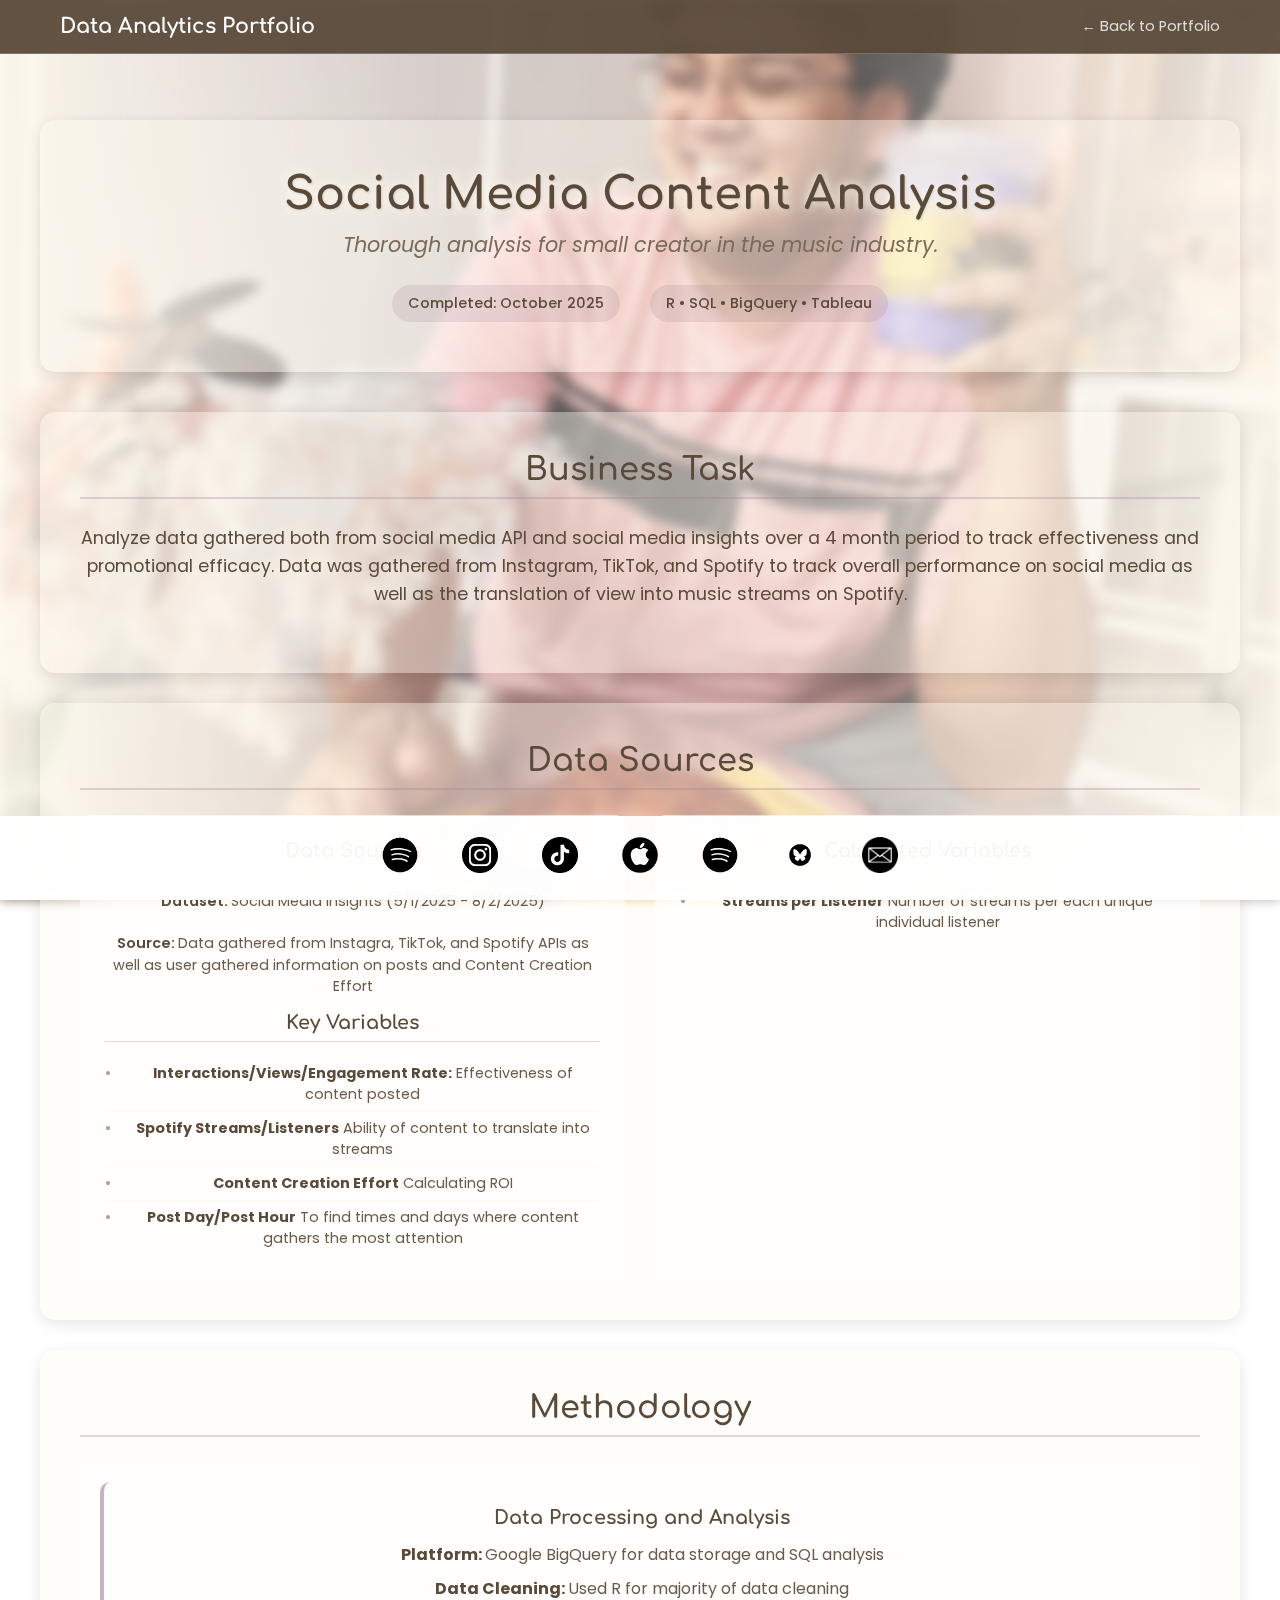
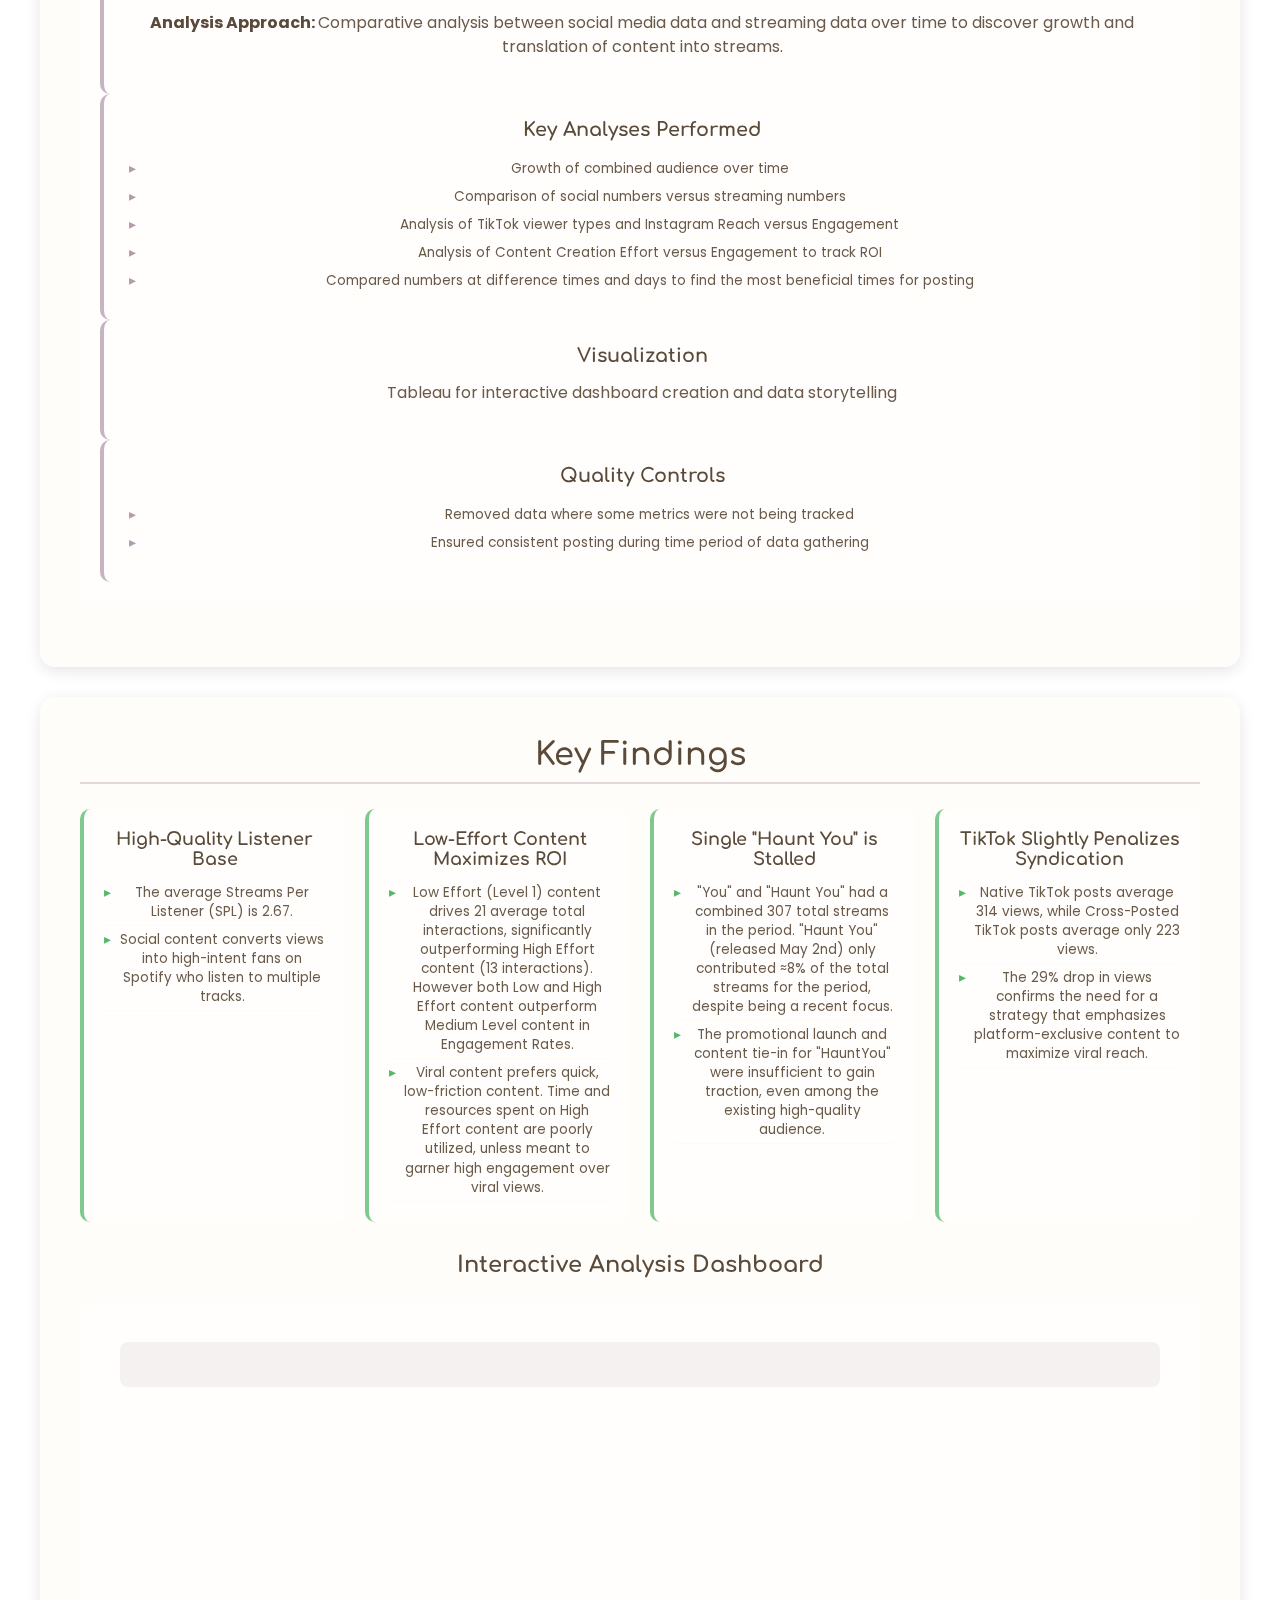
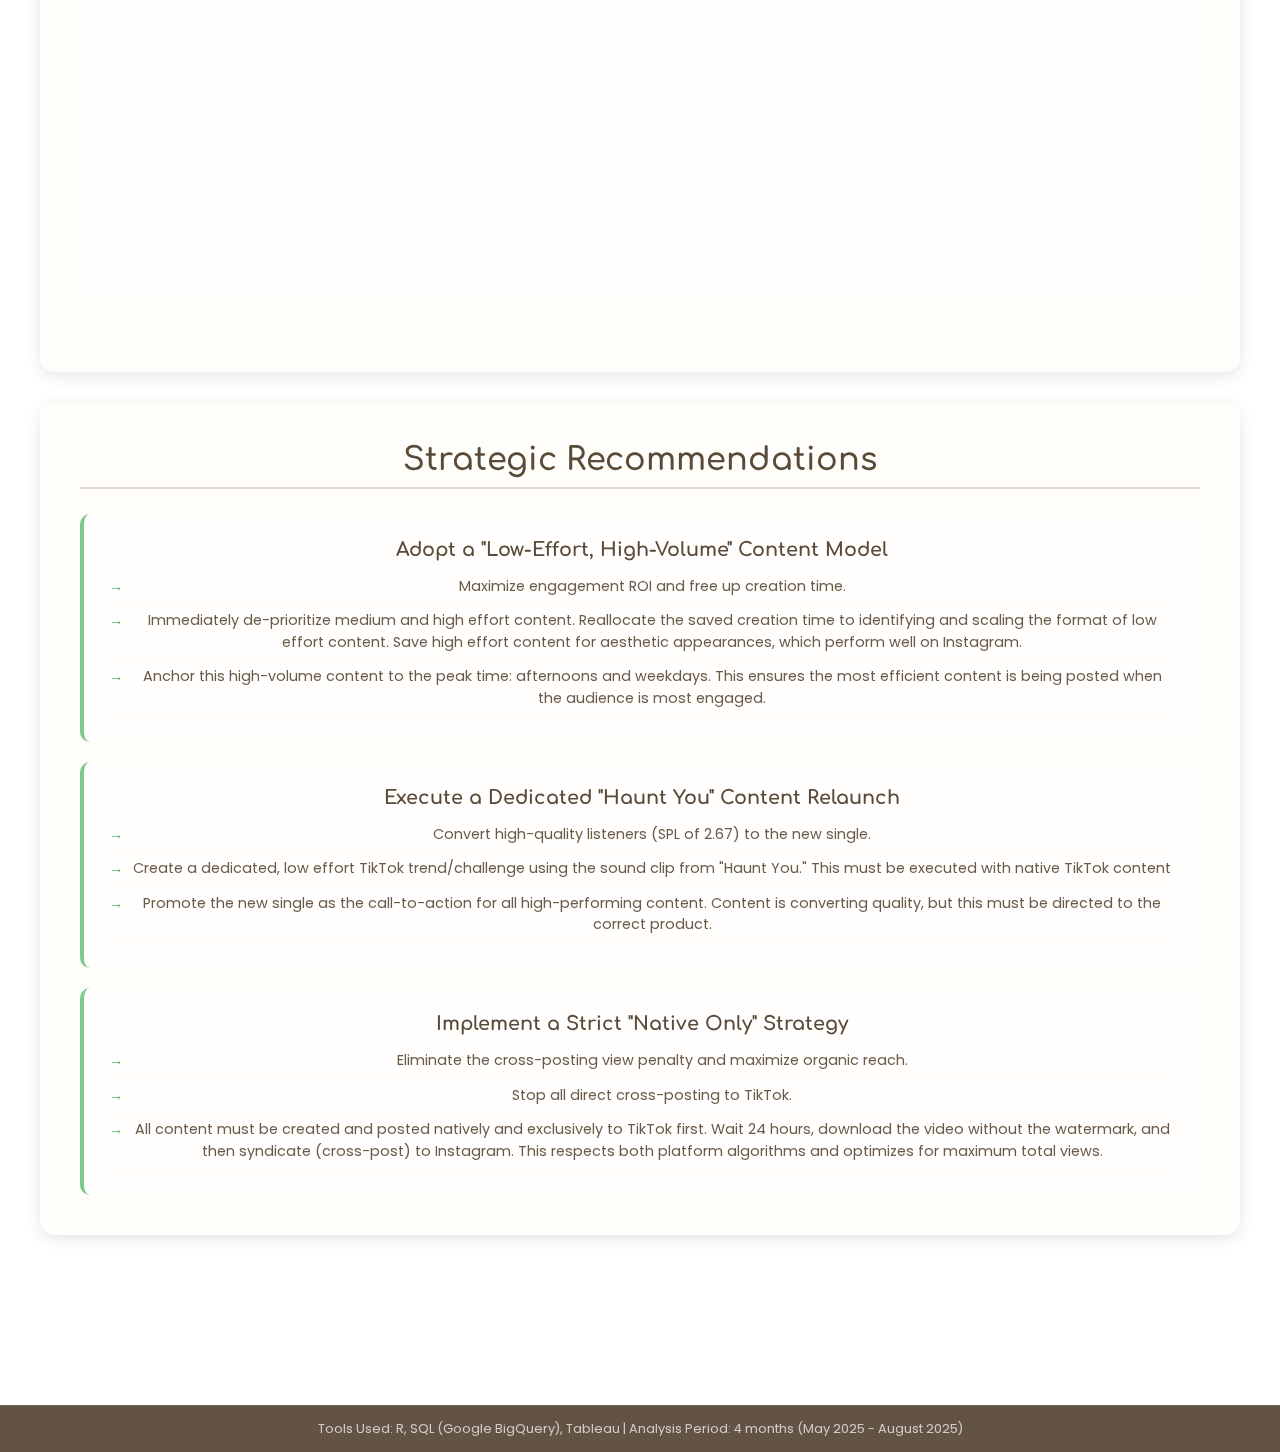
<file: data/social-media-analysis.html>
<!DOCTYPE html>

<html lang="en">

<head>

<!-- Character Encoding -->

  <meta charset="utf-8">

<!-- Viewport (Mobile Responsiveness) -->

  <meta name="viewport" content="width=device-width, initial-scale=1.0">

<!-- CSS Stylesheet -->

  <link rel="stylesheet" href="universal.css">
  <link rel="stylesheet" href="cyclistic-analysis.css">

<!-- SEO Title -->

  <title>Ryan Vo - Portfolio</title>

<!-- Favicons (Browser Icons/Apple Home Screen Icons) -->

  <link rel="icon" type="image/jpeg" href="../images/background-photo.jpeg">
  <link rel="apple-touch-icon" href="../images/background-photo.jpeg">

<!-- Open Graph Meta Tags -->

  <meta property="og:title" content="Ryan Vo - Portfolio">
  <meta property="og:description" content="Music and all the heart that comes with it.">
  <meta property="og:image" content="https://ryanvomusic.github.io/images/background-photo.jpeg">
  <meta property="og:url" content="https://ryanvomusic.github.io">
  <meta property="og:type" content="website">

<!-- Twitter Card Meta Tags -->

  <meta name="twitter:card" content="summary_large_image">
  <meta name="twitter:title" content="Ryan Vo - Portfolio">
  <meta name="twitter:description" content="Music and all the heart that comes with it.">
  <meta name="twitter:image" content="https://ryanvomusic.github.io/images/background-photo.jpeg">

</head>

<body>

<!-- Navigation Bar -->

  <nav class="private-nav">
    <div class="nav-content">
      <h2>Data Analytics Portfolio</h2>
      <a href="portfolio.html" class="back-link">← Back to Portfolio</a>
    </div>
  </nav>

<!-- End of Navigation Bar -->

  <main class="project-detail-page">
    <div class="project-detail-container">

<!-- Project Header Section -->

      <section class="project-header">
        <div class="project-hero">
          <h1>Social Media Content Analysis</h1>
          <p class="project-subtitle">Thorough analysis for small creator in the music industry.</p>
          <div class="project-meta">
            <span class="project-date">Completed: October 2025</span>
            <span class="project-tools">R • SQL • BigQuery • Tableau</span>
          </div>
        </div>
      </section>

<!-- End of Project Header Section -->
<!-- Section 1: Business Task -->

      <section class="project-section">
        <h2>Business Task</h2>
        <div class="summary-content">
          <p>Analyze data gathered both from social media API and social media insights over a 4 month period to track effectiveness and promotional efficacy. Data was gathered from Instagram, TikTok, and Spotify to track overall performance on social media as well as the translation of view into music streams on Spotify.</p>
        </div>
      </section>

<!-- End of Section 1: Business Task -->
<!-- Section 2: Data Sources -->

      <section class="project-section">
        <h2>Data Sources</h2>
        <div class="data-overview">
          <div class="data-section">
            <h3>Data Sources</h3>
            <p><strong>Dataset: </strong>Social Media Insights (5/1/2025 - 8/2/2025)</p>
            <p><strong>Source: </strong>Data gathered from Instagra, TikTok, and Spotify APIs as well as user gathered information on posts and Content Creation Effort</p>
            <h3>Key Variables</h3>
            <ul>
              <li><strong>Interactions/Views/Engagement Rate:</strong> Effectiveness of content posted</li>
              <li><strong>Spotify Streams/Listeners</strong> Ability of content to translate into streams</li>
              <li><strong>Content Creation Effort</strong> Calculating ROI</li>
              <li><strong>Post Day/Post Hour</strong> To find times and days where content gathers the most attention</li>
            </ul>
          </div>    
          <div class="data-section">
            <h3>Calculated Variables</h3>
            <ul>
              <li><strong>Streams per Listener</strong> Number of streams per each unique individual listener</li>
            </ul>
          </div>
        </div>
      </section>
      
<!-- End of Section 2: Data Sources -->
<!-- Section 3: Methodology -->

      <section class="project-section">
        <h2>Methodology</h2>
        <div class="methodology-content">
          <div class="method-overview">
            <div class="method-step">
              <h3>Data Processing and Analysis</h3>
              <p><strong>Platform: </strong>Google BigQuery for data storage and SQL analysis</p>
              <p><strong>Data Cleaning: </strong>Used R for majority of data cleaning</p>
              <p><strong>Analysis Approach: </strong>Comparative analysis between social media data and streaming data over time to discover growth and translation of content into streams.</p>
            </div>
            <div class="method-step">
              <h3>Key Analyses Performed</h3>
              <ul>
                <li>Growth of combined audience over time</li>
                <li>Comparison of social numbers versus streaming numbers</li>
                <li>Analysis of TikTok viewer types and Instagram Reach versus Engagement</li>
                <li>Analysis of Content Creation Effort versus Engagement to track ROI</li>
                <li>Compared numbers at difference times and days to find the most beneficial times for posting</li>
              </ul>
            </div>
            <div class="method-step">
              <h3>Visualization</h3>
              <p>Tableau for interactive dashboard creation and data storytelling</p>
            </div>
            <div class="method-step">
              <h3>Quality Controls</h3>
              <ul>
                <li>Removed data where some metrics were not being tracked</li>
                <li>Ensured consistent posting during time period of data gathering</li>
              </ul>
            </div>
          </div>
        </div>
      </section>

<!-- End of Section 3: Methodology -->
<!-- Section 4: Key Findings & Dashboard -->

      <section class="project-section">
        <h2>Key Findings</h2>
        <div class="findings-container">
          <div class="findings-grid">
            <div class="finding-item">
              <h3>High-Quality Listener Base</h3>
              <ul>
                <li>The average Streams Per Listener (SPL) is 2.67.</li>
                <li>Social content converts views into high-intent fans on Spotify who listen to multiple tracks.</li>
              </ul>
            </div>
            <div class="finding-item">
              <h3>Low-Effort Content Maximizes ROI</h3>
              <ul>
                <li>Low Effort (Level 1) content drives 21 average total interactions, significantly outperforming High Effort content (13 interactions). However both Low and High Effort content outperform Medium Level content in Engagement Rates. </li>
                <li>Viral content prefers quick, low-friction content. Time and resources spent on High Effort content are poorly utilized, unless meant to garner high engagement over viral views.</li>
              </ul>
            </div>
            <div class="finding-item">
              <h3>Single "Haunt You" is Stalled</h3>
              <ul>
                <li>"You" and "Haunt You" had a combined 307 total streams in the period. "Haunt You" (released May 2nd) only contributed ≈8% of the total streams for the period, despite being a recent focus.</li>
                <li>The promotional launch and content tie-in for "HauntYou" were insufficient to gain traction, even among the existing high-quality audience.</li>
              </ul>
            </div>
            <div class="finding-item">
              <h3>TikTok Slightly Penalizes Syndication</h3>
              <ul>
                <li>Native TikTok posts average 314 views, while Cross-Posted TikTok posts average only 223 views.</li>
                <li>The 29% drop in views confirms the need for a strategy that emphasizes platform-exclusive content to maximize viral reach.</li>
              </ul>
            </div>
          </div>
          <div class="dashboard-container">
            <h3>Interactive Analysis Dashboard</h3>
            <div class="tableau-embed">
              <div class="tableau-placeholder">
                <code><div class='tableauPlaceholder' id='viz1760919448229' style='position: relative'><noscript><a href='#'><img alt=' ' src='https:&#47;&#47;public.tableau.com&#47;static&#47;images&#47;So&#47;SocialMediaContentAnalysisFinal&#47;PlatformDeepDiveAnalysis&#47;1_rss.png' style='border: none' /></a></noscript><object class='tableauViz'  style='display:none;'><param name='host_url' value='https%3A%2F%2Fpublic.tableau.com%2F' /> <param name='embed_code_version' value='3' /> <param name='site_root' value='' /><param name='name' value='SocialMediaContentAnalysisFinal&#47;PlatformDeepDiveAnalysis' /><param name='tabs' value='yes' /><param name='toolbar' value='yes' /><param name='static_image' value='https:&#47;&#47;public.tableau.com&#47;static&#47;images&#47;So&#47;SocialMediaContentAnalysisFinal&#47;PlatformDeepDiveAnalysis&#47;1.png' /> <param name='animate_transition' value='yes' /><param name='display_static_image' value='yes' /><param name='display_spinner' value='yes' /><param name='display_overlay' value='yes' /><param name='display_count' value='yes' /><param name='language' value='en-US' /></object></div>                <script type='text/javascript'>                    var divElement = document.getElementById('viz1760919448229');                    var vizElement = divElement.getElementsByTagName('object')[0];                    if ( divElement.offsetWidth > 800 ) { vizElement.style.width='1440px';vizElement.style.height='1490px';} else if ( divElement.offsetWidth > 500 ) { vizElement.style.width='1440px';vizElement.style.height='1490px';} else { vizElement.style.width='100%';vizElement.style.height='1200px';}                     var scriptElement = document.createElement('script');                    scriptElement.src = 'https://public.tableau.com/javascripts/api/viz_v1.js';                    vizElement.parentNode.insertBefore(scriptElement, vizElement);                </script></code>
              </div>
            </div>
          </div>
        </div>
      </section>
      
<!-- End of Section 4: Key Findings & Dashboard -->
<!-- Section 5: Recommendations -->

      <section class="project-section">
        <h2>Strategic Recommendations</h2>
        <div class="recommendations">
          <div class="recommendation-item">
            <h3>Adopt a "Low-Effort, High-Volume" Content Model</h3>
            <ul>
              <li>Maximize engagement ROI and free up creation time.</li>
              <li>Immediately de-prioritize medium and high effort content. Reallocate the saved creation time to identifying and scaling the format of low effort content. Save high effort content for aesthetic appearances, which perform well on Instagram.</li>
              <li>Anchor this high-volume content to the peak time: afternoons and weekdays. This ensures the most efficient content is being posted when the audience is most engaged.</li>
            </ul>
          </div>
          <div class="recommendation-item">
            <h3>Execute a Dedicated "Haunt You" Content Relaunch</h3>
            <ul>
              <li>Convert high-quality listeners (SPL of 2.67) to the new single.</li>
              <li>Create a dedicated, low effort TikTok trend/challenge using the sound clip from "Haunt You." This must be executed with native TikTok content</li>
              <li>Promote the new single as the call-to-action for all high-performing content. Content is converting quality, but this must be directed to the correct product.</li>
            </ul>
          </div>
          <div class="recommendation-item">
            <h3>Implement a Strict "Native Only" Strategy</h3>
            <ul>
              <li>Eliminate the cross-posting view penalty and maximize organic reach.</li>
              <li>Stop all direct cross-posting to TikTok.</li>
              <li>All content must be created and posted natively and exclusively to TikTok first. Wait 24 hours, download the video without the watermark, and then syndicate (cross-post) to Instagram. This respects both platform algorithms and optimizes for maximum total views.</li>
            </ul>
          </div>
        </div>
      </section>

<!-- End of Section 5: Recommendations -->
      
    </div>
  </main>

<!-- Footnote -->

  <div class="project-footnote">
    <p><em>Tools Used: R, SQL (Google BigQuery), Tableau | Analysis Period: 4 months (May 2025 - August 2025)</em></p>
  </div>
  
<!-- Social Link Footer -->

  <footer class="social-footer">
    <a href="https://open.spotify.com/artist/7qaQKE3XFyZMXK7Wzyq6ob?si=zOfvrS5oTPuAOexPLG_hSQ" class="social-icon" target="_blank" title="Spotify">
      <img src="../images/social-icons/spotify.jpeg" alt="Spotify">
    </a>
    <a href="https://www.instagram.com/ryanvomusic/" class="social-icon" target="_blank" title="Instagram">
      <img src="../images/social-icons/instagram.jpeg" alt="Instagram">
    </a>
    <a href="https://www.tiktok.com/@ryanvomusic" class="social-icon" target="_blank" title="TikTok">
      <img src="../images/social-icons/tiktok.jpeg" alt="TikTok">
    </a>
    <a href="https://music.apple.com/us/artist/ryan-vo/1255223748" class="social-icon" target="_blank" title="Apple Music">
      <img src="../images/social-icons/apple.jpeg" alt="Apple Music">
    </a>
    <a href="https://x.com/ryanvomusic" class="social-icon" target="_blank" title="Twitter">
      <img src="../images/social-icons/twitter.jpeg" alt="Twitter">
    </a>
    <a href="https://bsky.app/profile/ryanvomusic.bsky.social" class="social-icon" target="_blank" title="Bluesky">
      <img src="../images/social-icons/bluesky.jpeg" alt="Bluesky">
    </a>
    <a href="mailto:ryanvoprism@gmail.com" class="social-icon" title="Email">
      <img src="../images/social-icons/email.png" alt="Email">
    </a>
  </footer>

<!-- End of Social Link Footer -->

</body>

</html>
</file>
<file: styles.css>
@import url('https://fonts.googleapis.com/css2?family=Comfortaa:wght@300;400;700&family=Poppins:wght@300;400;500;600&display=swap');

* {
    margin: 0;
    padding: 0;
    box-sizing: border-box;
}

body {
    font-family: 'Poppins', sans-serif;
    min-height: 100vh;
    position: relative;
}

body::before {
    content: '';
    position: fixed;
    top: 0;
    left: 0;
    right: 0;
    bottom: 0;
    background-image: url('images/background-photo.jpeg');
    background-size: cover;
    background-position: center;
    filter: blur(6px);
    z-index: -2;
}

body::after {
    content: '';
    position: fixed;
    top: 0;
    left: 0;
    right: 0;
    bottom: 0;
    background: 
        linear-gradient(to right, 
            rgba(255, 250, 240, 0.9) 0%,
            rgba(255, 250, 240, 0.6) 15%,
            rgba(255, 255, 255, 0.2) 35%,
            rgba(255, 255, 255, 0.2) 65%,
            rgba(255, 250, 240, 0.6) 85%,
            rgba(255, 250, 240, 0.9) 100%
        );
    z-index: -1;
}

.navbar {
    position: fixed;
    top: 0;
    left: 0;
    right: 0;
    background: rgba(255, 255, 255, 0.95);
    padding: 20px 0;
    text-align: center;
    border-bottom: 1px solid rgba(255,255,255,0.5);
    z-index: 100;
}

.nav-link {
    margin: 0 40px;
    color: #7a6a5a;
    text-decoration: none;
    font-family: 'Poppins', sans-serif;
    font-weight: 400;
    font-size: 16px;
    transition: all 0.3s ease;
    position: relative;
    display: inline-block;
}

.nav-link:hover {
    color: #5a4a3a;
    transform: translateY(-2px);
}

.nav-link:not(.active)::after {
    content: '';
    position: absolute;
    bottom: -8px;
    left: 50%;
    transform: translateX(-50%);
    width: 0;
    height: 2px;
    background: #5a4a3a;
    border-radius: 1px;
    transition: width 0.3s ease;
}

.nav-link:not(.active):hover::after {
    width: 120%;
}

.nav-link.active {
    color: #5a4a3a;
    font-weight: 500;
}

.nav-link.active::after {
    content: '';
    position: absolute;
    bottom: -8px;
    left: 50%;
    transform: translateX(-50%);
    width: 80%;
    height: 2px;
    background: #5a4a3a;
    border-radius: 1px;
}

main {
    margin-top: 80px;
    margin-bottom: 100px;
    display: flex;
    flex-direction: column;
    align-items: center;
    justify-content: center;
    min-height: calc(100vh - 180px);
    text-align: center;
    padding: 20px;
}

header h1 {
    font-family: 'Comfortaa', cursive;
    font-weight: 700;
    font-size: 6em;
    color: #5a4a3a;
    margin-bottom: 20px;
    text-shadow: 
        0 0 5px rgba(255,250,240,1),
        0 0 10px rgba(255,250,240,1),
        0 0 15px rgba(255,250,240,0.8),
        0 0 20px rgba(255,250,240,0.6),
        0 0 35px rgba(255,250,240,0.4),
        3px 3px 6px rgba(0,0,0,0.3);
}

header p {
    font-family: 'Poppins', sans-serif;
    font-weight: 450;
    font-size: 2em;
    color: #7a6a5a;
    margin-bottom: 40px;
    text-shadow: 
        0px 0px 8px rgba(255,255,255,0.9),
        0px 15px rgba(255,255,255,0.7),
        1px 1px 3px rgba(0,0,0,0.2);
}

.social-footer {
    position: fixed;
    bottom: 0;
    left: 0;
    right: 0;
    background: rgba(255, 255, 255, 0.95);
    padding: 20px;
    text-align: center;
    border-top: 1px solid rgba(255,255,255,0.5);
    z-index: 50;
}

.social-icon {
    margin: 0 20px;
    text-decoration: none;
    transition: all 0.3s ease;
    display: inline-block;
}

.social-icon img {
    width: 36px;
    height: 36px;
    transition: all 0.3s ease;
}

.social-icon:hover img {
    transform: translateY(-2px) scale(1.2);
    opacity: 0.6;
}

@media (max-width: 768px) {
    .nav-link {
        margin: 0 15px;
    }
    
    .social-icon {
        margin: 0 12px;
    }
    
    .social-icon img {
        width: 28px;
        height: 28px;
    }
    
    header h1 {
        font-size: 3.5em;
    }
    
    header p {
        font-size: 1.6em;
    }
    
    main {
        margin-top: 70px;
        padding: 15px;
    }
}

@media (max-width: 480px) {
    .nav-link {
        margin: 0 8px;
    }
    
    .social-icon {
        margin: 0 8px;
    }
    
    .social-icon img {
        width: 24px;
        height: 24px;
    }
}

/* About Page Styles */

.about-page {
    margin-top: 80px;
    margin-bottom: 100px;
    padding: 40px 20px;
    min-height: calc(100vh - 180px);
}

.about-container {
    max-width: 1000px;
    margin: 0 auto;
    display: flex;
    gap: 40px;
    align-items: flex-start;
}

.about-photo {
    flex: 0 0 300px;
}

.about-photo img {
    width: 100%;
    height: 400px;
    object-fit: cover;
    border-radius: 15px;
    box-shadow: 0 8px 25px rgba(0,0,0,0.15);
    filter: sepia(10%) saturate(90%) brightness(105%) contrast(95%);
    position: relative;
}

.about-photo {
    flex: 0 0 300px;
    position: relative;
}

.about-photo::after {
    content: '';
    position: absolute;
    top: 0;
    left: 0;
    right: 0;
    bottom: 0;
    background: 
    	radial-gradient(ellipse at center,
        	rgba(255,250,240,0.05) 0%,
            rgba(255,250,240,0.15) 30%,
            rgba(160,130,150,0.4) 80%,
            rgba(140,110,130,0.6) 100%
        );
    border-radius: 15px;
    pointer-events: none;
}

.about-content {
    flex: 1;
}

.about-content h1 {
    font-family: 'Comfortaa', cursive;
    font-weight: 700;
    font-size: 2.5em;
    color: #5a4a3a;
    margin-bottom: 10px;
    text-shadow: 
        0 0 8px rgba(255, 250, 240, 0.9),
        0 0 15px rgba(255, 250, 240, 0.7),
        1px 1px 3px rgba(0,0,0,0.2);
}

.intro-text {
    font-family: 'Poppins', sans-serif;
    font-weight: 400;
    font-size: 1.2em;
    color: #7a6a5a;
    margin-bottom: 30px;
    font-style: italic;
}

.bio-section {
    background: rgba(255,250,240,0.85);
    padding: 30px;
    border-radius: 15px;
    box-shadow: 0 4px 15px rgba(0,0,0,0.1);
    margin-top: 20px;
    border: 1px solid rgba(255,255,255,0.3);
}

.bio-section p {
    font-family: 'Poppins', sans-serif;
    font-size: 1em;
    line-height: 1.6;
    color: #5a4a3a;
    margin-bottom: 20px;
    text-shadow: 
        0 0 5px rgba(255, 250, 240, 0.8),
        1px 1px 2px rgba(0,0,0,0.1);
}

.bio-section blockquote {
    font-family: 'Poppins', sans-serif;
    font-size: 1.1em;
    font-style: italic;
    line-height: 1.6;
    color: #6a5a4a;
    margin: 30px 0 0 0;
    padding: 20px 30px;
    background: rgba(255,250,240,0.5);
    border-left: 4px solid rgba(160, 130,150,0.6);
    border-radius: 0 8px 8px 0;
    text-shadow:
        0 0 5px rgba(255,250,240,0.8),
        1px 1px 2px rgba(0,0,0,0.1);
}

@media (max-width: 768px) {
    .about-container {
        flex-direction: column;
        gap: 30px;
    }
    
    .about-photo {
        flex: none;
        text-align: center;
    }
    
    .about-photo img {
        width: 250px;
        height: 300px;
    }
    
    .about-content h1 {
        font-size: 2em;
        text-align: center;
    }
    
    .intro-text {
        text-align: center;
    }
}
</file>
<file: data/universal.css>
/* UNIVERSAL STYLES - USED ACROSS ALL PAGES */

/* FONTS & IMPORTS */
@import url('https://fonts.googleapis.com/css2?family=Comfortaa:wght@300;400;700&family=Poppins:wght@300;400;500;600&display=swap');

/* GLOBAL RESET & BASE STYLES */
* {
    margin: 0;
    padding: 0;
    box-sizing: border-box;
}

/* BODY & BACKGROUND EFFECTS */
body {
    font-family: 'Poppins', sans-serif;
    min-height: 100vh;
    position: relative;
}

/* Background image with blur effect */
body::before {
    content: '';
    position: fixed;
    top: 0;
    left: 0;
    right: 0;
    bottom: 0;
    background-image: url('../images/background-photo.jpeg');
    background-size: cover;
    background-position: center;
    filter: blur(6px);
    z-index: -2;
}

/* Background overlay gradient */
body::after {
    content: '';
    position: fixed;
    top: 0;
    left: 0;
    right: 0;
    bottom: 0;
    background: 
        linear-gradient(to right, 
            rgba(255, 250, 240, 0.9) 0%,
            rgba(255, 250, 240, 0.6) 15%,
            rgba(255, 255, 255, 0.2) 35%,
            rgba(255, 255, 255, 0.2) 65%,
            rgba(255, 250, 240, 0.6) 85%,
            rgba(255, 250, 240, 0.9) 100%
        );
    z-index: -1;
}

/* NAVIGATION BAR - ALL PAGES */
.navbar {
    position: fixed;
    top: 0;
    left: 0;
    right: 0;
    background: rgba(255, 255, 255, 0.95);
    padding: 25px 0;
    text-align: center;
    border-bottom: 1px solid rgba(255,255,255,0.5);
    z-index: 100;
}

/* Navigation links */
.nav-link {
    margin: 0 40px;
    color: #7a6a5a;
    text-decoration: none;
    font-family: 'Poppins', sans-serif;
    font-weight: 400;
    font-size: 16px;
    transition: all 0.3s ease;
    position: relative;
    display: inline-block;
    padding: 8px 16px;
    border-radius: 6px;
}

.nav-link:hover {
    color: #5a4a3a;
    background: rgba(160, 130, 150, 0.2);
    transform: translateY(-2px);
}

.nav-link.active {
    color: #5a4a3a;
    font-weight: 500;
    background: rgba(160, 130, 150, 0.15);
}

/* DROPDOWN NAVIGATION STYLES */
.nav-dropdown {
  position: relative;
  display: inline-block;
}

.dropdown-toggle::after {
  content: ' ▼';
  font-size: 0.8em;
  margin-left: 5px;
  transition: transform 0.3s ease;
}

.dropdown-toggle.active {
    color: #5a4a3a;
    font-weight: 500;
}

.nav-dropdown:hover .dropdown-toggle::after {
  transform: rotate(180deg);
}

.dropdown-content {
  display: none;
  position: absolute;
  top: 100%;
  left: 50%;
  transform: translateX(-50%);
  background: rgba(255, 255, 255, 0.98);
  min-width: 160px;
  box-shadow: 0 8px 25px rgba(0,0,0,0.15);
  border-radius: 8px;
  z-index: 1000;
  margin-top: 2px;
  padding: 10px 0;
  border: 1px solid rgba(255,255,255,0.3);
}

.dropdown-content::before {
    content: '';
    position: absolute;
    top: -2px;
    left: 0;
    right: 0;
    height: 2px;
    background: transparent;
}

.nav-dropdown:hover .dropdown-content, .dropdown-content:hover {
  display: block !important;
}

.dropdown-content a {
  color: #7a6a5a;
  padding: 12px 20px;
  text-decoration: none;
  display: block;
  font-family: 'Poppins', sans-serif;
  font-weight: 400;
  font-size: 14px;
  transition: all 0.3s ease;
  border-radius: 0;
}

.dropdown-content a:hover {
  background: rgba(160, 130, 150, 0.1);
  color: #5a4a3a;
  transform: translateY(0);
}

.dropdown-content a::before {
  display: none;
}

/* MAIN CONTENT CONTAINER */
main {
    margin-top: 80px;
    margin-bottom: 100px;
    display: flex;
    flex-direction: column;
    align-items: center;
    justify-content: center;
    min-height: calc(100vh - 180px);
    text-align: center;
    padding: 20px;
}

/* SOCIAL LINKS FOOTER - ALL PAGES */
.social-footer {
    position: fixed;
    bottom: 0;
    left: 0;
    right: 0;
    background: rgba(255, 255, 255, 0.95);
    padding: 20px;
    text-align: center;
    border-top: 1px solid rgba(255,255,255,0.5);
    z-index: 50;
}

.social-icon {
    margin: 0 20px;
    text-decoration: none;
    transition: all 0.3s ease;
    display: inline-block;
}

.social-icon img {
    width: 36px;
    height: 36px;
    transition: all 0.3s ease;
}

.social-icon:hover img {
    transform: translateY(-2px) scale(1.2);
    opacity: 0.6;
}

/* UNIVERSAL MOBILE STYLES */
@media (max-width: 768px) {
        /* Mobile dropdown adjustments */
    .dropdown-content {
        background: rgba(255, 255, 255, 0.9);
        border: 1px solid rgba(160, 130, 150, 0.2);
        width: 200px;
        margin-top: 5px;
    }
    
    .nav-dropdown:active .dropdown-content {
        display: block !important;
    }
    
    .dropdown-content a {
        padding: 12px 20px;
        font-size: 14px;
        color: #7a6a5a;
        text-align: center;
    }

    .dropdown-content a:hover {
        background: rgba(160, 130, 150, 0.2);
    }

    /* Mobile navigation links */
    .nav-link {
        margin: 0 15px;
    }
    
    /* Mobile social footer */
    .social-icon {
        margin: 0 12px;
    }
    
    .social-icon img {
        width: 28px;
        height: 28px;
    }
    
    /* Mobile main content */
    main {
        margin-top: 70px;
        padding: 15px;
    }
}

/* EXTRA SMALL MOBILE STYLES */
@media (max-width: 480px) {
    .nav-link {
        margin: 0 8px;
    }
    
    .social-icon {
        margin: 0 8px;
    }
    
    .social-icon img {
        width: 24px;
        height: 24px;
    }
}
</file>
<file: data/portfolio.css>
/* DATA/PORTFOLIO.HTML - PORTFOLIO PAGE STYLES */

/* PRIVATE NAVIGATION */
.private-nav {
    position: fixed;
    top: 0;
    left: 0;
    right: 0;
    background: rgba(90, 74, 58, 0.95);
    padding: 15px 0;
    z-index: 100;
    border-bottom: 1px solid rgba(255,255,255,0.2);
}

.nav-content {
    max-width: 1200px;
    margin: 0 auto;
    padding: 0 20px;
    display: flex;
    justify-content: center;
    align-items: center;
}

.nav-content h2 {
    font-family: 'Comfortaa', cursive;
    color: #fff;
    margin: 0;
    font-size: 1.3em;
}

/* PORTFOLIO PAGE LAYOUT */
.portfolio-page {
    margin-top: 80px;
    margin-bottom: 100px;
    padding: 40px 20px;
    min-height: calc(100vh - 180px);
}

.portfolio-container {
    max-width: 1000px;
    margin: 0 auto;
}

/* PORTFOLIO INTRO SECTION */
.portfolio-intro {
    text-align: center;
    margin-bottom: 50px;
}

.portfolio-intro h1 {
    font-family: 'Comfortaa', cursive;
    font-weight: 700;
    font-size: 2.5em;
    color: #5a4a3a;
    margin-bottom: 15px;
    text-shadow: 
        0 0 8px rgba(255, 250, 240, 0.9),
        0 0 15px rgba(255, 250, 240, 0.7),
        1px 1px 3px rgba(0,0,0,0.2);
}

.portfolio-tagline {
    font-family: 'Poppins', sans-serif;
    font-size: 1.2em;
    color: #7a6a5a;
    font-style: italic;
    text-shadow: 
        0 0 6px rgba(255, 250, 240, 0.8),
        1px 1px 2px rgba(0,0,0,0.2);
}

/* SECTION STYLING */
.skills-section, .projects-section, .goals-section {
    background: rgba(255, 250, 240, 0.4);
    padding: 30px;
    border-radius: 15px;
    margin-bottom: 30px;
    box-shadow: 0 4px 15px rgba(0,0,0,0.1);
}

.skills-section h2, .projects-section h2, .goals-section h2 {
    font-family: 'Comfortaa', cursive;
    font-weight: 600;
    font-size: 1.8em;
    color: #5a4a3a;
    margin-bottom: 20px;
    border-bottom: 2px solid rgba(160, 130, 150, 0.3);
    padding-bottom: 10px;
}

/* SKILLS SECTION */
.skills-grid {
    display: flex;
    flex-wrap: wrap;
    gap: 25px;
    justify-content: center;
}

.skill-item {
    background: rgba(255, 255, 255, 0.6);
    padding: 20px;
    border-radius: 10px;
    width: 100%;
    max-width: 350px;
    flex: 0 1 300px;
    border-left: 4px solid rgba(160, 130, 150, 0.6);
}

.skill-item h3 {
    font-family: 'Comfortaa', cursive;
    color: #5a4a3a;
    margin-bottom: 15px;
    font-size: 1.2em;
}

.skill-item ul {
    list-style: none;
    padding: 0;
}

.skill-item li {
    font-family: 'Poppins', sans-serif;
    color: #6a5a4a;
    padding: 8px 0 8px 20px;
    border-bottom: 1px solid rgba(255, 250, 240, 0.8);
    position: relative;
}

.skill-item li:before {
    content: "▸";
    position: absolute;
    left: 0;
    color: rgba(160, 130, 150, 0.8);
}

/* PROJECTS SECTION */
.projects-grid {
    display: flex;
    flex-wrap: wrap;
    gap: 25px;
    justify-content: center;
}

.project-card {
    background: rgba(255, 255, 255, 0.6);
    padding: 20px;
    border-radius: 10px;
    width: 100%;
    max-width: 350px;
    flex: 0 1 300px;
    overflow: hidden;
    box-shadow: 0 4px 15px rgba(0,0,0,0.1);
    transition: transform 0.3s ease;
}

.project-card:hover {
    transform: translateY(-3px);
}

.project-info h3 {
    font-family: 'Comfortaa', cursive;
    color: #5a4a3a;
    margin-bottom: 10px;
    font-size: 1.1em;
    padding: 10px;
}

.project-info p {
    font-family: 'Poppins', sans-serif;
    color: #6a5a4a;
    font-size: 0.9em;
    line-height: 1.5;
    margin-bottom: 10px;
}

.project-status {
    display: inline-block;
    background: rgba(160, 130, 150, 0.2);
    color: #6a5a4a;
    padding: 4px 12px;
    border-radius: 15px;
    font-family: 'Poppins', sans-serif;
    font-size: 0.8em;
    font-weight: 500;
}

/* ENHANCED PROJECT CARD STYLES */
.project-card.active {
    border-left: 4px solid rgba(40, 167, 69, 0.6);
    background: rgba(255, 255, 255, 0.8);
    cursor: pointer;
    transition: all 0.3s ease;
}

.project-card.active .project-image {
    height: 200px;
    background: linear-gradient(135deg, rgba(40, 167, 69, 0.2), rgba(28, 200, 138, 0.2));
    display: flex;
    align-items: center;
    justify-content: center;
    border: 2px solid rgba(40, 167, 69, 0.3);
    position: relative;
}

.project-card.active .project-image span {
    font-weight: 600;
    color: #28a745;
    font-size: 1.1em;
    z-index: 1;
    position: relative;
}

.project-card.placeholder .project-image {
    height: 200px;
    background: rgba(160, 130, 150, 0.2);
    display: flex;
    align-items: center;
    justify-content: center;
    border: 2px dashed rgba(160, 130, 150, 0.4);
}

.project-image span {
    font-family: 'Poppins', sans-serif;
    color: #7a6a5a;
    font-weight: 500;
}

/* CLICKABLE PROJECT CARD STYLING */
.project-card.active a {
    display: block;
    text-decoration: none;
    color: inherit;
    position: relative;
    cursor: pointer;
    transition: all 0.3s ease;
}

.project-card.active a:hover {
    transform: translateY(-5px);
    box-shadow: 0 8px 25px rgba(40, 167, 69, 0.15);
}

.project-card.active a:hover .project-image {
    background: linear-gradient(135deg, rgba(40, 167, 69, 0.3), rgba(28, 200, 138, 0.3));
}

.project-card.active .project-info::after {
    content: "Click to view full analysis →";
    display: inline-block;
    background: rgba(40, 167, 69, 0.1);
    color: #28a745;
    padding: 6px 12px;
    border-radius: 15px;
    font-family: 'Poppins', sans-serif;
    font-size: 0.75em;
    font-weight: 600;
    margin-top: 10px;
    border: 1px solid rgba(40, 167, 69, 0.2);
    transition: all 0.3s ease;
}

.project-card.active a:hover .project-info::after {
    background: rgba(40, 167, 69, 0.2);
    border-color: rgba(40, 167, 69, 0.4);
    transform: translateX(3px);
}

.project-card.active:hover {
    transform: translateY(-5px);
    box-shadow: 0 8px 25px rgba(40, 167, 69, 0.15);
}

.project-card.active:hover .project-image {
    background: linear-gradient(135deg, rgba(40, 167, 69, 0.3), rgba(28, 200, 138, 0.3));
}

/* PROJECT DETAILS & STATUS */
.project-details {
    margin-top: 15px;
    display: flex;
    flex-direction: column;
    gap: 8px;
}

.tech-stack {
    font-family: 'Poppins', sans-serif;
    font-size: 0.75em;
    color: #6a5a4a;
    font-weight: 500;
    background: rgba(160, 130, 150, 0.1);
    padding: 4px 8px;
    border-radius: 12px;
    display: inline-block;
    font-style: italic;
}

.project-status {
    display: inline-block;
    background: rgba(160, 130, 150, 0.2);
    color: #6a5a4a;
    padding: 4px 12px;
    border-radius: 15px;
    font-family: 'Poppins', sans-serif;
    font-size: 0.8em;
    font-weight: 500;
}

.project-status.live {
    background: rgba(40, 167, 69, 0.2);
    color: #28a745;
    border: 1px solid rgba(40, 167, 69, 0.3);
    position: relative;
    overflow: hidden;
}

.project-status.live::before {
    content: '';
    position: absolute;
    left: -2px;
    top: 0;
    bottom: 0;
    width: 3px;
    background: #28a745;
    animation: pulse 2s infinite;
}

.project-status.collecting {
    background: rgba(255, 193, 7, 0.2);
    color: #856404;
    border: 1px solid rgba(255, 193, 7, 0.3);
}

@keyframes pulse {
    0%, 100% { opacity: 1; }
    50% { opacity: 0.3; }
}

/* GOALS SECTION */
.goals-content p {
    font-family: 'Poppins', sans-serif;
    color: #5a4a3a;
    line-height: 1.6;
    margin-bottom: 20px;
}

.goals-content ul {
    list-style: none;
    padding: 0;
}

.goals-content li {
    font-family: 'Poppins', sans-serif;
    color: #6a5a4a;
    padding: 10px 0 10px 25px;
    border-bottom: 1px solid rgba(255, 250, 240, 0.8);
    position: relative;
}

.goals-content li:before {
    content: "→";
    position: absolute;
    left: 0;
    color: rgba(160, 130, 150, 0.8);
    font-weight: bold;
}

/* MOBILE STYLES */
@media (max-width: 768px) {
    .nav-content {
        flex-direction: column;
        gap: 10px;
    }
    
    .nav-content h2 {
        font-size: 1.1em;
    }

    .portfolio-intro h1 {
        font-size: 1.8em;
    }
    
    .portfolio-tagline {
        font-size: 1em;
    }
    
    .skills-section h2, .projects-section h2, .goals-section h2 {
        font-size: 1.4em;
    }
    
    .skills-grid, .projects-grid {
        flex-direction: column;
        align-items: center;
    }
    
    .skill-item, .project-card {
        max-width: 100%;
        width: 100%;
    }
    
    .skill-item h3, .project-info h3 {
        font-size: 1em;
    }
    
    .skill-item li, .project-info p {
        font-size: 0.85em;
    }
    
    .goals-content p {
        font-size: 0.9em;
    }
    
    .goals-content li {
        font-size: 0.85em;
        padding: 8px 0 8px 20px;
    }
    
    .project-status {
        font-size: 0.75em;
    }
    
    .skills-section, .projects-section, .goals-section {
        padding: 20px;
    }
    
    .skill-item, .project-info {
        padding: 15px;
    }

    .portfolio-page .project-card {
        height: auto !important;
        min-height: auto !important;
        overflow: visible !important;
    }

    .portfolio-page .project-info {
        height: auto !important;
        max-height: none !important;
        overflow: visible !important;
        padding: 15px;
    }

    .portfolio-page .project-info p {
        height: auto !important;
        max-height: none !important;
        overflow: visible !important;
        text-overflow: initial !important;
        white-space: normal !important;
        line-height: 1.4;
        font-size: 0.85em;
        margin-bottom: 12px;
    }

    .portfolio-page .projects-grid {
        grid-template-columns: 1fr;
        gap: 20px;
    }

    .portfolio-page .project-card * {
        overflow: visible !important;
        text-overflow: initial !important;
        white-space: normal !important;
    }

    .portfolio-page .project-details {
        gap: 8px;
        margin-top: 12px;
    }

    .portfolio-page .project-card .project-image {
        height: 150px;
    }

    .portfolio-page .project-card.active .project-image span {
        font-size: 1em;
    }
    
    .project-details {
        gap: 6px;
    }
    
    .tech-stack {
        font-size: 0.7em;
        padding: 3px 6px;
    }
    
    .project-status.live::before,
    .project-status.collecting::before {
        display: none;
    }
    
    .project-card.active .project-info::after {
        content: "Tap for full analysis →";
        font-size: 0.7em;
        padding: 4px 8px;
    }
}
</file>
<file: data/cyclistic-analysis.css>
/* DATA/CYCLISTIC-ANALYSIS.HTML - PROJECT DETAIL PAGE STYLES */

/* PRIVATE NAVIGATION */
.private-nav {
    position: fixed;
    top: 0;
    left: 0;
    right: 0;
    background: rgba(90, 74, 58, 0.95);
    padding: 15px 0;
    z-index: 100;
    border-bottom: 1px solid rgba(255,255,255,0.2);
}

.nav-content {
    max-width: 1200px;
    margin: 0 auto;
    padding: 0 20px;
    display: flex;
    justify-content: space-between;
    align-items: center;
}

.nav-content h2 {
    font-family: 'Comfortaa', cursive;
    color: #fff;
    margin: 0;
    font-size: 1.3em;
}

.back-link {
    color: rgba(255, 255, 255, 0.8);
    text-decoration: none;
    font-family: 'Poppins', sans-serif;
    font-size: 0.9em;
    transition: color 0.3s ease;
}

.back-link:hover {
    color: #fff;
}

/* PROJECT DETAIL PAGE LAYOUT */
.project-detail-page {
    padding: 40px 20px;
}

.project-detail-container {
    max-width: 1200px;
    margin: 0 auto;
}

/* PROJECT HEADER */
.project-header {
    background: rgba(255, 250, 240, 0.4);
    padding: 50px 40px;
    border-radius: 15px;
    margin-bottom: 40px;
    box-shadow: 0 4px 15px rgba(0,0,0,0.1);
    text-align: center;
}

.project-hero h1 {
    font-family: 'Comfortaa', cursive;
    font-weight: 700;
    font-size: 2.8em;
    color: #5a4a3a;
    margin-bottom: 10px;
    text-shadow: 
        0 0 8px rgba(255, 250, 240, 0.9),
        0 0 15px rgba(255, 250, 240, 0.7),
        1px 1px 3px rgba(0,0,0,0.2);
}

.project-subtitle {
    font-family: 'Poppins', sans-serif;
    font-size: 1.3em;
    color: #7a6a5a;
    font-style: italic;
    margin-bottom: 25px;
}

.project-meta {
    display: flex;
    justify-content: center;
    gap: 30px;
    flex-wrap: wrap;
}

.project-date, .project-tools {
    background: rgba(160, 130, 150, 0.2);
    color: #5a4a3a;
    padding: 8px 16px;
    border-radius: 20px;
    font-family: 'Poppins', sans-serif;
    font-size: 0.9em;
    font-weight: 500;
}

/* PROJECT SECTIONS */
.project-section {
    background: rgba(255, 250, 240, 0.4);
    padding: 40px;
    border-radius: 15px;
    margin-bottom: 30px;
    box-shadow: 0 4px 15px rgba(0,0,0,0.1);
}

.project-section h2 {
    font-family: 'Comfortaa', cursive;
    font-weight: 600;
    font-size: 2em;
    color: #5a4a3a;
    margin-bottom: 25px;
    border-bottom: 2px solid rgba(160, 130, 150, 0.3);
    padding-bottom: 10px;
}

.summary-content p {
    font-family: 'Poppins', sans-serif;
    color: #5a4a3a;
    line-height: 1.6;
    font-size: 1.1em;
    margin-bottom: 25px;
}

/* DATA OVERVIEW */
.data-overview {
    display: grid;
    grid-template-columns: 1fr 1fr;
    gap: 30px;
}

.data-section {
    background: rgba(255, 255, 255, 0.6);
    padding: 25px;
    border-radius: 10px;
}

.data-section h3 {
    font-family: 'Comfortaa', cursive;
    color: #5a4a3a;
    margin-bottom: 15px;
    font-size: 1.2em;
    border-bottom: 1px solid rgba(160, 130, 150, 0.3);
    padding-bottom: 8px;
}

.data-section p {
    font-family: 'Poppins', sans-serif;
    color: #6a5a4a;
    padding: 6px 0;
    font-size: 0.9em;
    margin: 0;
    line-height: 1.5;
}

.data-section p:not(:last-child) {
    margin-bottom: 8px;
}

.data-section p strong {
    color: #5a4a3a;
    font-weight: 600;
}

.data-section ul {
    list-style: none;
    padding: 0;
    margin: 0;
}

.data-section li {
    font-family: 'Poppins', sans-serif;
    color: #6a5a4a;
    padding: 6px 0 6px 20px;
    border-bottom: 1px solid rgba(255, 250, 240, 0.8);
    position: relative;
    font-size: 0.9em;
}

.data-section li:before {
    content: "•";
    position: absolute;
    left: 0;
    color: rgba(160, 130, 150, 0.8);
}

.data-section li:last-child {
    border-bottom: none;
}

.data-section li strong {
    color: #5a4a3a;
}

/* METHODOLOGY */
.methodology-content {
    display: grid;
    grid-template-columns: repeat(auto-fit, minmax(300px, 1fr));
    gap: 25px;
}

.method-overview {
    background: rgba(255, 255, 255, 0.6);
    padding: 20px;
    border-radius: 10px;
    margin-bottom: 25px;
    text-align: center;
}

.method-overview h3 {
    font-family: 'Comfortaa', cursive;
    color: #5a4a3a;
    margin-bottom: 10px;
    font-size: 1.2em;
}

.method-overview p {
    font-family: 'Poppins', sans-serif;
    color: #6a5a4a;
    font-size: 1em;
}

.method-step {
    background: rgba(255, 255, 255, 0.6);
    padding: 25px;
    border-radius: 10px;
    border-left: 4px solid rgba(160, 130, 150, 0.6);
}

.method-step h3 {
    font-family: 'Comfortaa', cursive;
    color: #5a4a3a;
    margin-bottom: 15px;
    font-size: 1.2em;
}

.method-step p {
    font-family: 'Poppins', sans-serif;
    color: #6a5a4a;
    line-height: 1.5;
    margin-bottom: 10px;
}

.method-step strong {
    color: #5a4a3a;
}

.method-step ul {
    list-style: none;
    padding: 0;
    margin: 0;
}

.method-step li {
    font-family: 'Poppins', sans-serif;
    color: #6a5a4a;
    padding: 4px 0 4px 15px;
    border-bottom: 1px solid rgba(255, 250, 240, 0.6);
    position: relative;
    line-height: 1.4;
    font-size: 0.85em;
}

.method-step li:before {
    content: "▸";
    position: absolute;
    left: 0;
    color: rgba(160, 130, 150, 0.8);
}

/* FINDINGS */
.findings-container {
    margin-bottom: 30px;
}

.findings-grid {
    display: grid;
    grid-template-columns: repeat(auto-fit, minmax(250px, 1fr));
    gap: 20px;
    margin-bottom: 30px;
}

.finding-item {
    background: rgba(255, 255, 255, 0.6);
    padding: 20px;
    border-radius: 10px;
    border-left: 4px solid rgba(40, 167, 69, 0.6);
}

.finding-item h3 {
    font-family: 'Comfortaa', cursive;
    color: #5a4a3a;
    margin-bottom: 10px;
    font-size: 1.1em;
}

.finding-item p {
    font-family: 'Poppins', sans-serif;
    color: #6a5a4a;
    line-height: 1.5;
    font-size: 0.9em;
}

.finding-item ul {
    list-style: none;
    padding: 0;
    margin: 0;
}

.finding-item li {
    font-family: 'Poppins', sans-serif;
    color: #6a5a4a;
    padding: 4px 0 4px 15px;
    border-bottom: 1px solid rgba(255, 250, 240, 0.6);
    position: relative;
    line-height: 1.4;
    font-size: 0.85em;
}

.finding-item li:before {
    content: "▸";
    position: absolute;
    left: 0;
    color: rgba(40, 167, 69, 0.8);
}

/* DASHBOARD */
.dashboard-container {
    width: 100%;
    max-width: none;
}

.dashboard-container h3 {
    font-family: 'Comfortaa', cursive;
    color: #5a4a3a;
    text-align: center;
    margin-bottom: 15px;
    font-size: 1.4em;
}

.tableau-embed {
    background: rgba(255, 255, 255, 0.6);
    padding: 20px 40px;
    border-radius: 10px;
    margin: 25px 0;
    min-height: 600px;
    width: 100%;
    max-width: none;
}

.tableau-placeholder {
    text-align: center;
    color: #6a5a4a;
}

.tableau-placeholder p {
    font-family: 'Poppins', sans-serif;
    margin-bottom: 15px;
}

.tableau-placeholder code {
    background: rgba(160, 130, 150, 0.1);
    padding: 15px;
    border-radius: 8px;
    font-family: 'Courier New', monospace;
    font-size: 0.8em;
    display: block;
    margin: 20px 0;
    color: #5a4a3a;
    overflow-x: auto;
    white-space: pre-wrap;
    word-wrap: break-word;
}

/* RECOMMENDATIONS */
.recommendations {
    display: flex;
    flex-direction: column;
    gap: 20px;
}

.recommendation-item {
    background: rgba(255, 255, 255, 0.6);
    padding: 25px;
    border-radius: 10px;
    border-left: 4px solid rgba(40, 167, 69, 0.6);
}

.recommendation-item h3 {
    font-family: 'Comfortaa', cursive;
    color: #5a4a3a;
    margin-bottom: 10px;
    font-size: 1.2em;
}

.recommendation-item p {
    font-family: 'Poppins', sans-serif;
    color: #6a5a4a;
    line-height: 1.5;
    margin-bottom: 8px;
}

.recommendation-item ul {
    list-style: none;
    padding: 0;
    margin: 0;
}

.recommendation-item li {
    font-family: 'Poppins', sans-serif;
    color: #6a5a4a;
    padding: 6px 0 6px 20px;
    border-bottom: 1px solid rgba(255, 250, 240, 0.6);
    position: relative;
    line-height: 1.5;
    font-size: 0.9em;
}

.recommendation-item li:before {
    content: "→";
    position: absolute;
    left: 0;
    color: rgba(40, 167, 69, 0.8);
    font-weight: bold;
}

/* PROJECT FOOTNOTE */
.project-footnote {
    background: rgba(90, 74, 58, 0.95);
    padding: 15px 20px;
    margin: 0;
    text-align: center;
    border-top: 1px solid rgba(255, 255, 255, 0.1);
}

.project-footnote p {
    font-family: 'Poppins', sans-serif;
    color: rgba(255, 255, 255, 0.9);
    font-size: 0.8em;
    line-height: 1.3;
    margin: 0;
}

.project-footnote em {
    color: rgba(255, 255, 255, 0.7);
    font-style: normal;
}

/* MOBILE STYLES */
@media (max-width: 768px) {
    .nav-content {
        flex-direction: column;
        gap: 10px;
    }
    
    .nav-content h2 {
        font-size: 1.1em;
    }

    .project-header {
        padding: 30px 20px;
    }

    .project-hero h1 {
        font-size: 2.2em;
    }

    .project-meta {
        flex-direction: column;
        align-items: center;
        gap: 15px;
    }

    .data-overview {
        grid-template-columns: 1fr;
        gap: 20px;
    }

    .findings-grid {
        grid-template-columns: 1fr;
    }

    .methodology-content {
        grid-template-columns: 1fr;
        gap: 20px;
    }

    .methodology-content .method-step {
        padding: 20px;
    }

    .finding-item {
        padding: 15px;
    }

    .finding-item li {
        font-size: 0.8em;
        padding: 3px 0 3px 12px;
    }

    .recommendation-item li {
        font-size: 0.85em;
        padding: 5px 0 5px 15px;
    }

    .project-section {
        padding: 30px 20px;
    }

    .data-section {
        padding: 20px;
    }

    .tableau-embed {
        padding: 20px;
        min-height: 400px;
    }

    .project-footnote {
        padding: 10px 15px;
    }

    .project-footnote p {
        font-size: 0.75em;
    }

    .tableau-placeholder code {
        font-size: 0.7em;
        padding: 10px;
    }
}
</file>
